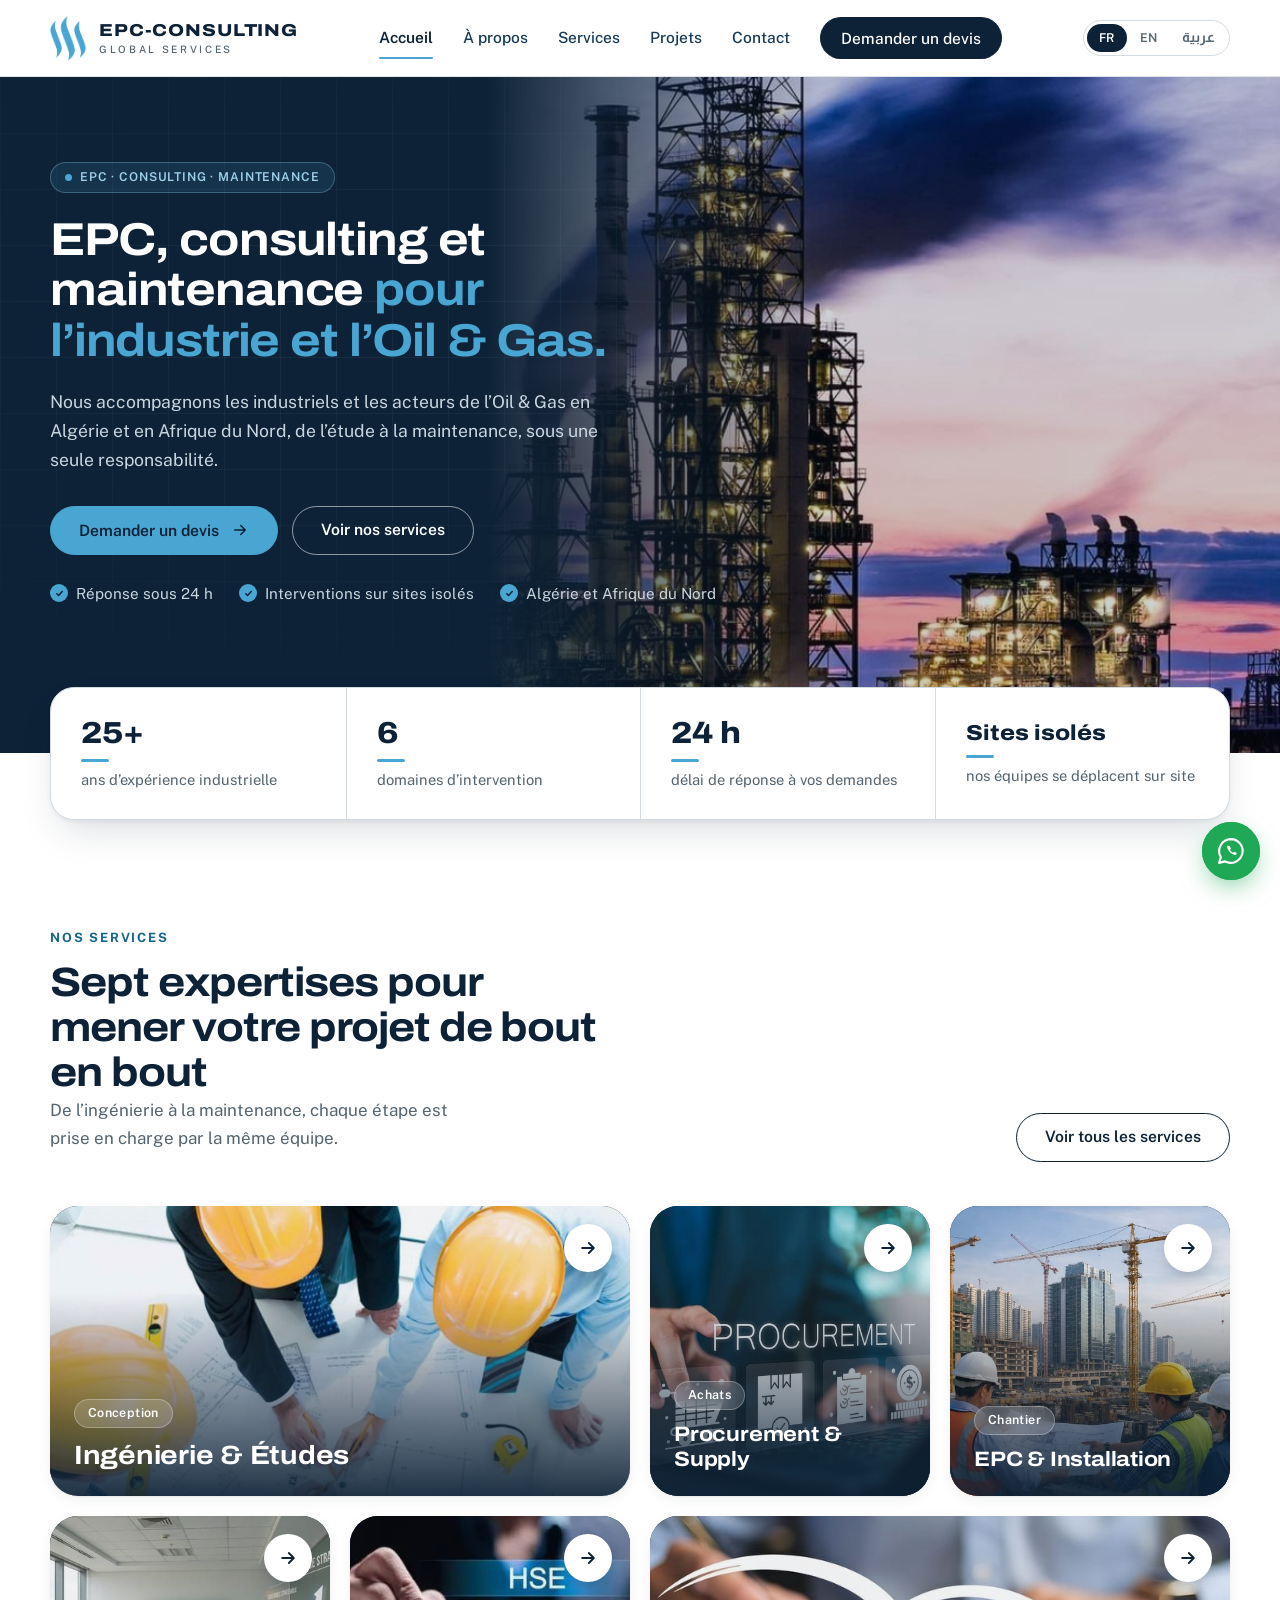
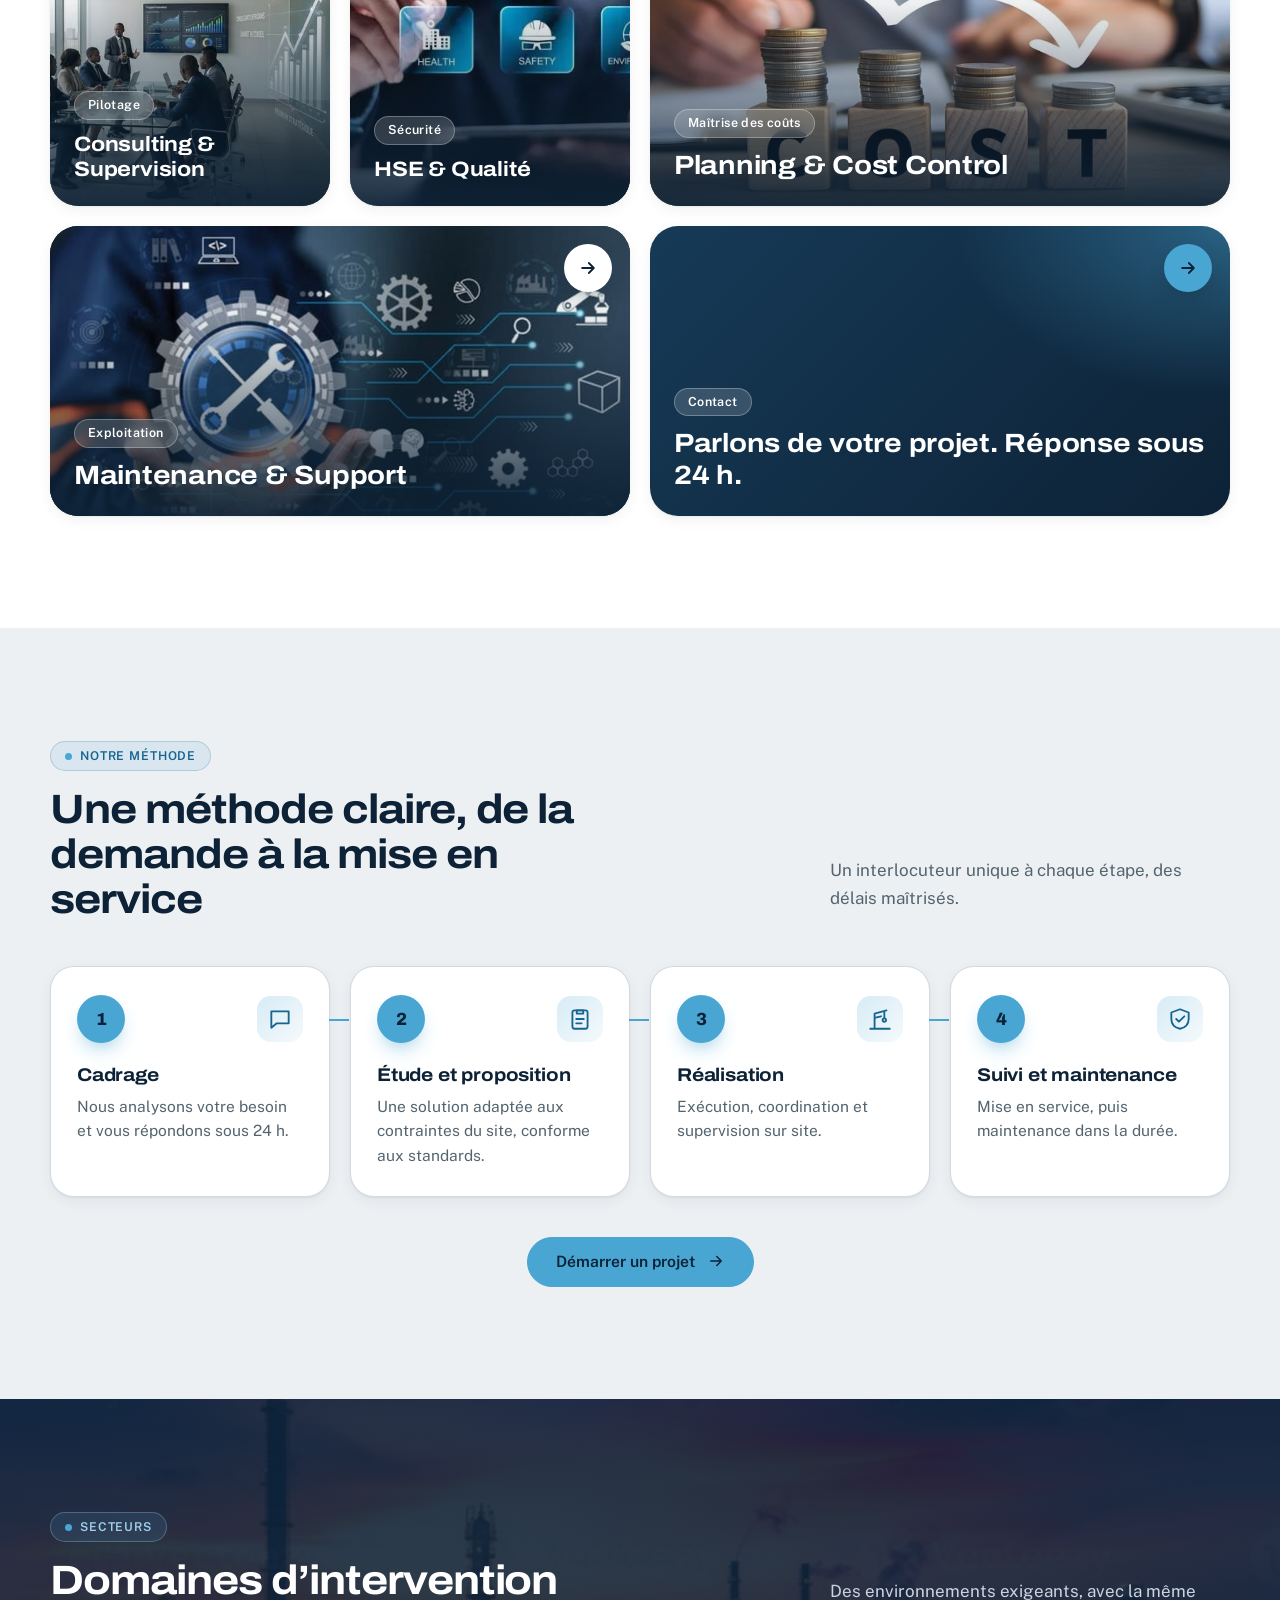
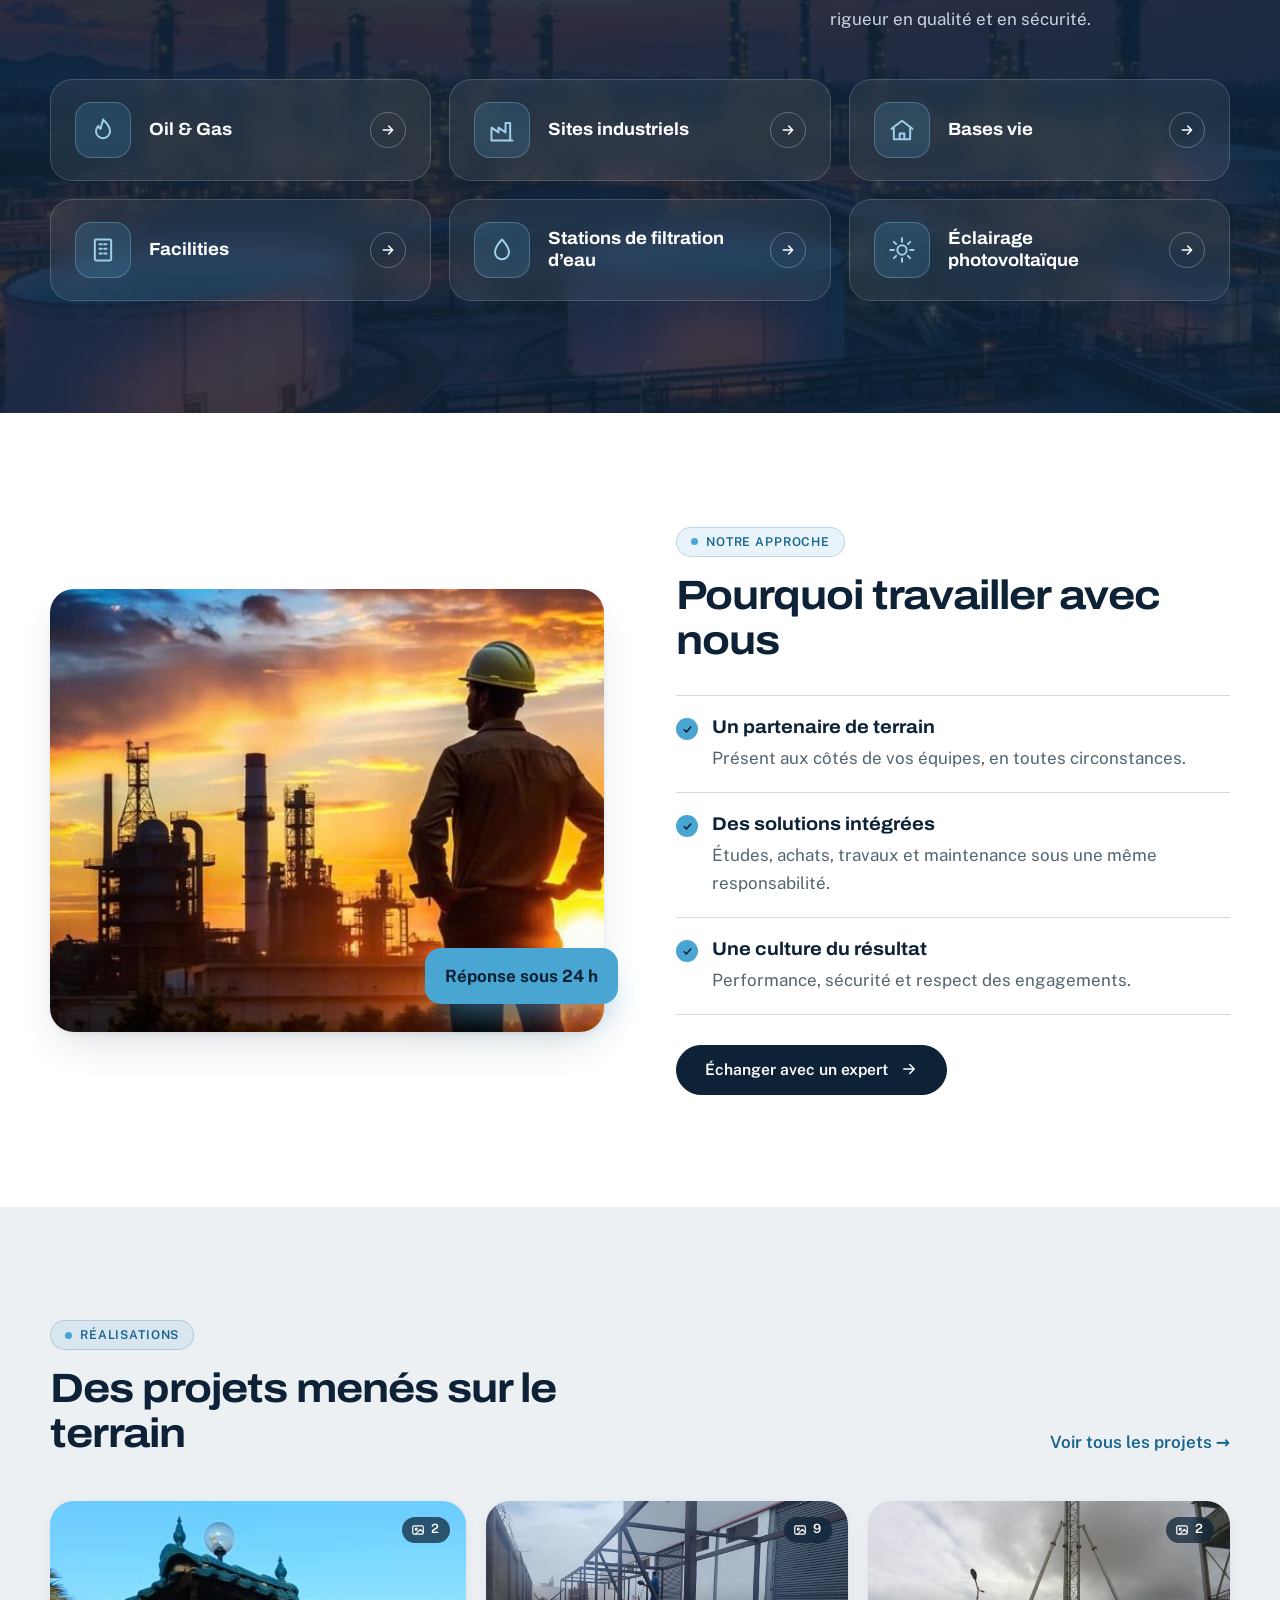
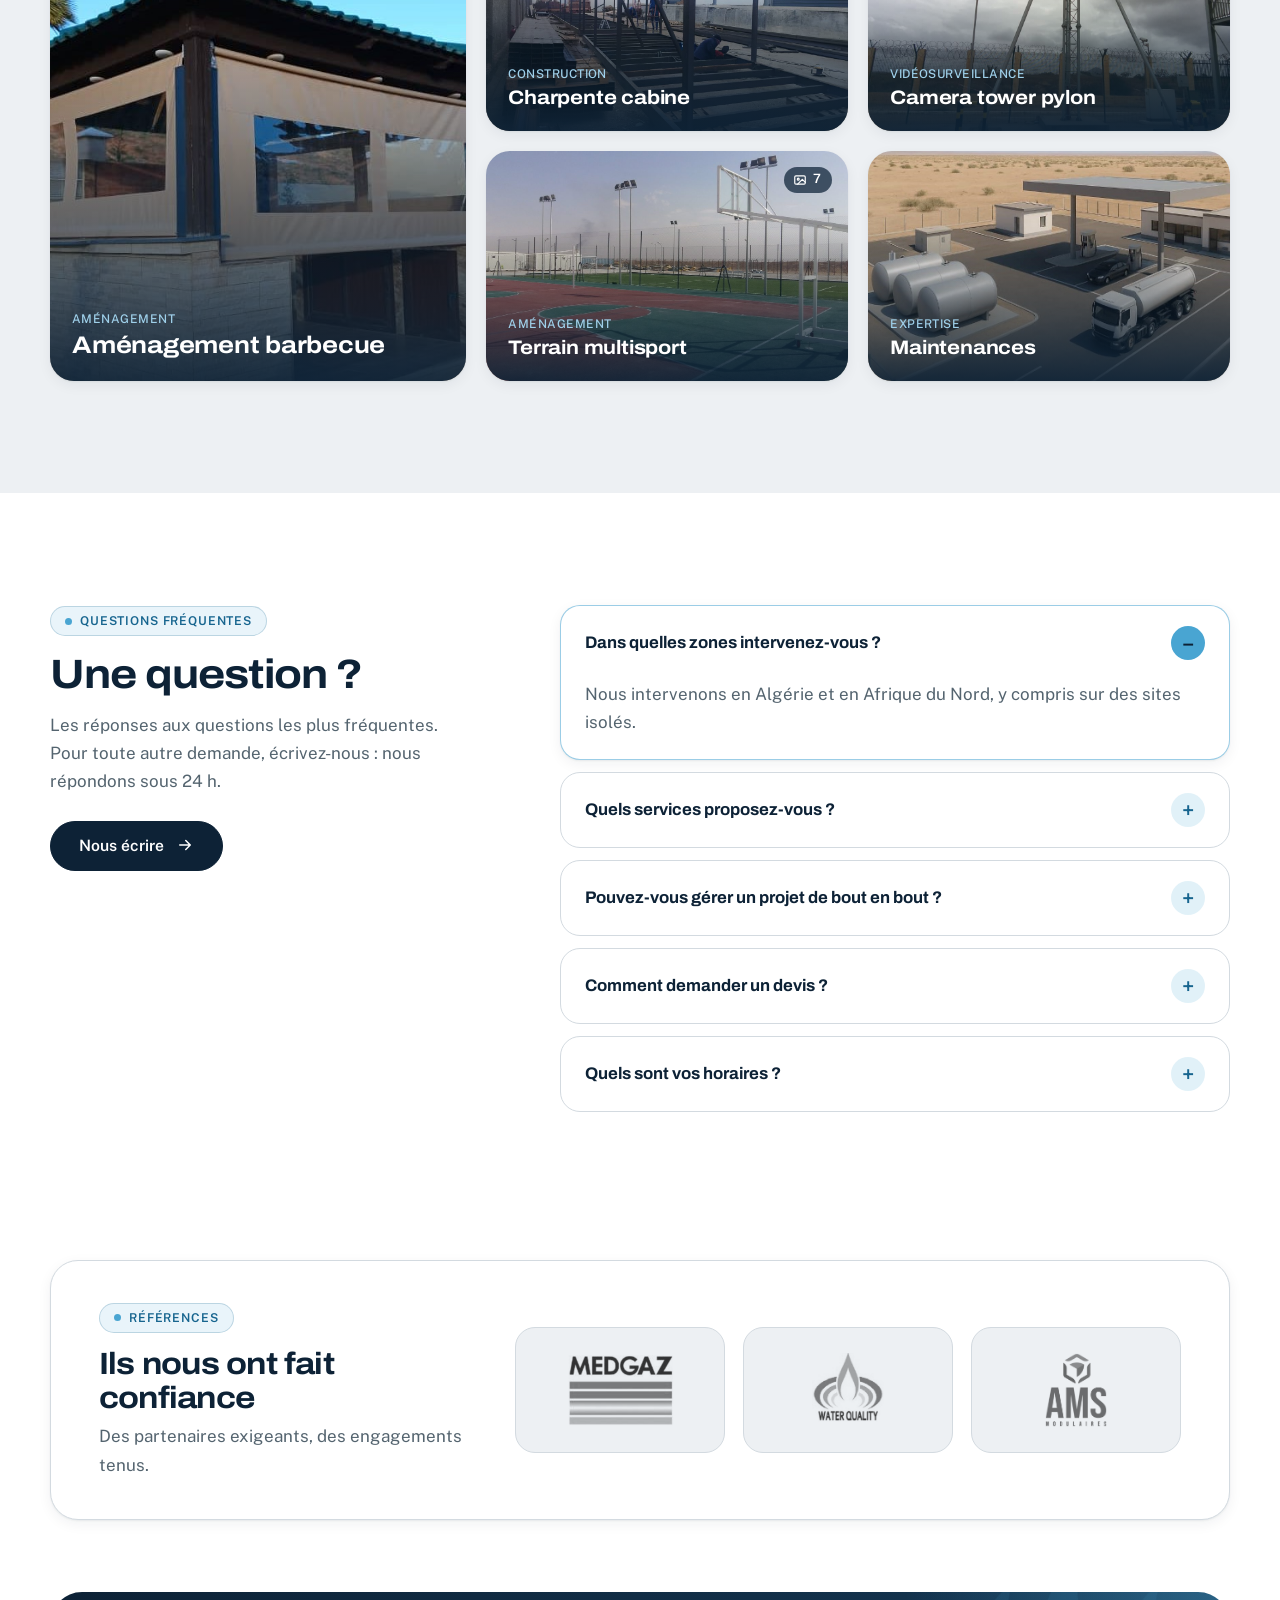
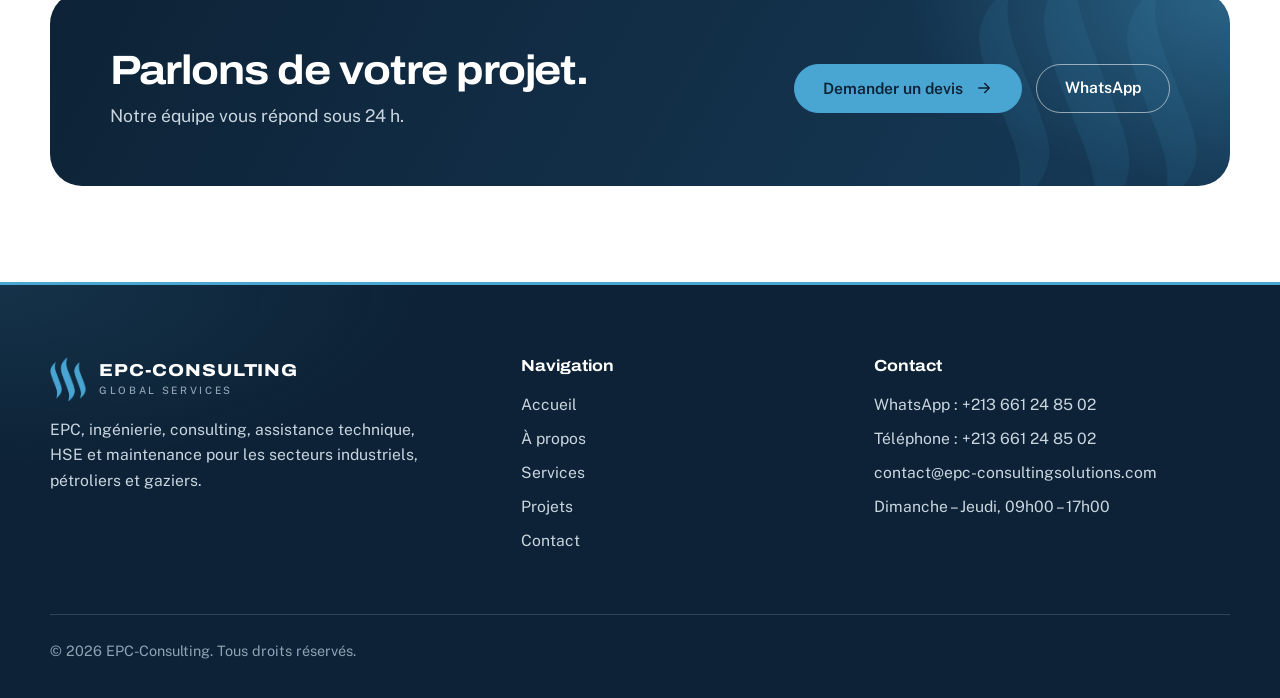
<file: index.html>
<!doctype html>
<html lang="fr">
<head>
<meta charset="utf-8">
<meta name="viewport" content="width=device-width, initial-scale=1">
<title>EPC-Consulting | Solutions EPC, Consulting & Maintenance - Oil & Gas</title>
<meta name="description" content="Solutions EPC, consulting et maintenance pour vos projets industriels et Oil & Gas en Algérie et en Afrique du Nord. Réponse sous 24 h.">
<meta name="theme-color" content="#0d2236">
<link rel="icon" type="image/png" href="assets/img/favicon.png">
<meta property="og:type" content="website">
<meta property="og:locale" content="fr_FR">
<meta property="og:site_name" content="EPC-Consulting">
<meta property="og:title" content="EPC-Consulting | Solutions EPC, Consulting & Maintenance - Oil & Gas">
<meta property="og:description" content="Solutions EPC, consulting et maintenance pour vos projets industriels et Oil & Gas en Algérie et en Afrique du Nord. Réponse sous 24 h.">
<meta property="og:image" content="https://www.epc-consulting.com/assets/img/logo-full.png">
<link rel="preload" href="assets/fonts/archivo.woff2" as="font" type="font/woff2" crossorigin>
<link rel="preload" href="assets/fonts/public-sans.woff2" as="font" type="font/woff2" crossorigin>
<script>(function(){var d=document.documentElement,l='fr';try{var q=new URLSearchParams(location.search).get('lang'),s=localStorage.getItem('epc-lang');l=q||s||'fr';if(!/^(fr|en|ar)$/.test(l))l='fr'}catch(e){}d.classList.add('js');d.lang=l;d.dir=l==='ar'?'rtl':'ltr';if(l!=='fr'){d.classList.add('i18n-pending');setTimeout(function(){d.classList.remove('i18n-pending')},2500)}})()</script>
<link rel="stylesheet" href="assets/css/style.css?v=20">
<script type="application/ld+json">{"@context": "https://schema.org", "@type": "FAQPage", "mainEntity": [{"@type": "Question", "name": "Dans quelles zones intervenez-vous ?", "acceptedAnswer": {"@type": "Answer", "text": "Nous intervenons en Algérie et en Afrique du Nord, y compris sur des sites isolés."}}, {"@type": "Question", "name": "Quels services proposez-vous ?", "acceptedAnswer": {"@type": "Answer", "text": "Ingénierie & études, procurement & supply, EPC / construction & installation, supervision & assistance technique, HSE, qualité & contrôle, planning & cost control, maintenance & support opérationnel. Voir le détail des services."}}, {"@type": "Question", "name": "Pouvez-vous gérer un projet de bout en bout ?", "acceptedAnswer": {"@type": "Answer", "text": "Oui. Études, achats, travaux et maintenance sont réunis sous la même responsabilité, avec un interlocuteur unique pour l’ensemble de votre projet."}}, {"@type": "Question", "name": "Comment demander un devis ?", "acceptedAnswer": {"@type": "Answer", "text": "Remplissez le formulaire de contact ou écrivez-nous sur WhatsApp : votre message est déjà rédigé, il ne reste qu’à l’envoyer. Nous vous répondons sous 24 h."}}, {"@type": "Question", "name": "Quels sont vos horaires ?", "acceptedAnswer": {"@type": "Answer", "text": "Dimanche – Jeudi, de 09h00 à 17h00."}}]}</script>
</head>
<body>
<a class="skip" href="#main">Aller au contenu</a>
<header class="site-header">
  <div class="wrap">
    <a class="brand" href="index.html" aria-label="EPC-Consulting, Global Services - accueil">
      <img src="assets/img/mark.png" alt="" width="37" height="44">
      <span><span class="brand-name">EPC-CONSULTING</span><span class="brand-sub">Global Services</span></span>
    </a>
    <button class="nav-toggle" aria-label="Ouvrir le menu" aria-expanded="false" aria-controls="nav"><span></span><span></span><span></span></button>
    <nav class="nav" id="nav" aria-label="Navigation principale">
      <a href="index.html" aria-current="page">Accueil</a>
      <a href="a-propos.html">À propos</a>
      <a href="services.html">Services</a>
      <a href="projets.html">Projets</a>
      <a href="contact.html">Contact</a>
      <a class="btn" href="contact.html">Demander un devis</a>
      <div class="lang lang-m" role="group" aria-label="Langue">
        <button type="button" data-lang="fr" lang="fr" aria-pressed="true" title="Français">FR</button>
        <button type="button" data-lang="en" lang="en" aria-pressed="false" title="English">EN</button>
        <button type="button" data-lang="ar" lang="ar" aria-pressed="false" title="العربية">عربية</button>
      </div>
    </nav>
    <div class="lang" role="group" aria-label="Langue">
      <button type="button" data-lang="fr" lang="fr" aria-pressed="true" title="Français">FR</button>
      <button type="button" data-lang="en" lang="en" aria-pressed="false" title="English">EN</button>
      <button type="button" data-lang="ar" lang="ar" aria-pressed="false" title="العربية">عربية</button>
    </div>
  </div>
</header>
<main id="main">
<section class="hx hx2">
  <img class="hx-bg" src="assets/img/refinery-dusk.jpg" alt="" fetchpriority="high">
  <div class="wrap">
    <div class="hx-copy">
      <span class="pill">EPC · Consulting · Maintenance</span>
      <h1>EPC, consulting et maintenance <span class="accent">pour l’industrie et l’Oil &amp; Gas.</span></h1>
      <p>Nous accompagnons les industriels et les acteurs de l’Oil &amp; Gas en Algérie et en Afrique du Nord, de l’étude à la maintenance, sous une seule responsabilité.</p>
      <div class="btn-row">
        <a class="btn btn-blue" href="contact.html">Demander un devis <svg class="ar" width="18" height="18" viewBox="0 0 24 24" aria-hidden="true"><path d="M5 12h14M13 6l6 6-6 6"/></svg></a>
        <a class="btn btn-ghost" href="services.html">Voir nos services</a>
      </div>
      <ul class="hx-checks"><li>Réponse sous 24 h</li><li>Interventions sur sites isolés</li><li>Algérie et Afrique du Nord</li></ul>
    </div>
    </div>
</section>

<div class="fstats"><div class="wrap fs-grid">
  <div><strong>25+</strong><span>ans d’expérience industrielle</span></div>
  <div><strong>6</strong><span>domaines d’intervention</span></div>
  <div><strong>24 h</strong><span>délai de réponse à vos demandes</span></div>
  <div><strong>Sites isolés</strong><span>nos équipes se déplacent sur site</span></div>
</div></div>

<section class="section">
  <div class="wrap">
    <div class="sec-head">
      <div><span class="eyebrow">Nos services</span><h2>Sept expertises pour mener votre projet de bout en bout</h2><p>De l’ingénierie à la maintenance, chaque étape est prise en charge par la même équipe.</p></div>
      <a class="btn btn-line" href="services.html">Voir tous les services</a>
    </div>
    <div class="bento scroller">
      <a class="bt bt-w" href="services.html#ingenierie"><img src="assets/img/services/ingenierie.jpg" alt="" loading="lazy" style="object-position:center"><span class="bt-go"><svg width="20" height="20" viewBox="0 0 24 24" aria-hidden="true" fill="none" stroke="currentColor" stroke-width="2.2" stroke-linecap="round" stroke-linejoin="round"><path d="M5 12h14M13 6l6 6-6 6"/></svg></span><span class="bt-info"><span class="bt-tag">Conception</span><h3>Ingénierie &amp; Études</h3></span></a>
      <a class="bt" href="services.html#procurement"><img src="assets/img/services/procurement.jpg" alt="" loading="lazy" style="object-position:62% center"><span class="bt-go"><svg width="20" height="20" viewBox="0 0 24 24" aria-hidden="true" fill="none" stroke="currentColor" stroke-width="2.2" stroke-linecap="round" stroke-linejoin="round"><path d="M5 12h14M13 6l6 6-6 6"/></svg></span><span class="bt-info"><span class="bt-tag">Achats</span><h3>Procurement &amp; Supply</h3></span></a>
      <a class="bt" href="services.html#epc"><img src="assets/img/services/epc.jpg" alt="" loading="lazy" style="object-position:center"><span class="bt-go"><svg width="20" height="20" viewBox="0 0 24 24" aria-hidden="true" fill="none" stroke="currentColor" stroke-width="2.2" stroke-linecap="round" stroke-linejoin="round"><path d="M5 12h14M13 6l6 6-6 6"/></svg></span><span class="bt-info"><span class="bt-tag">Chantier</span><h3>EPC &amp; Installation</h3></span></a>
      <a class="bt" href="services.html#supervision"><img src="assets/img/services/supervision.jpg" alt="" loading="lazy" style="object-position:center"><span class="bt-go"><svg width="20" height="20" viewBox="0 0 24 24" aria-hidden="true" fill="none" stroke="currentColor" stroke-width="2.2" stroke-linecap="round" stroke-linejoin="round"><path d="M5 12h14M13 6l6 6-6 6"/></svg></span><span class="bt-info"><span class="bt-tag">Pilotage</span><h3>Consulting &amp; Supervision</h3></span></a>
      <a class="bt" href="services.html#hse"><img src="assets/img/services/hse.jpg" alt="" loading="lazy" style="object-position:center"><span class="bt-go"><svg width="20" height="20" viewBox="0 0 24 24" aria-hidden="true" fill="none" stroke="currentColor" stroke-width="2.2" stroke-linecap="round" stroke-linejoin="round"><path d="M5 12h14M13 6l6 6-6 6"/></svg></span><span class="bt-info"><span class="bt-tag">Sécurité</span><h3>HSE &amp; Qualité</h3></span></a>
      <a class="bt bt-w" href="services.html#planning"><img src="assets/img/services/planning.jpg" alt="" loading="lazy" style="object-position:center"><span class="bt-go"><svg width="20" height="20" viewBox="0 0 24 24" aria-hidden="true" fill="none" stroke="currentColor" stroke-width="2.2" stroke-linecap="round" stroke-linejoin="round"><path d="M5 12h14M13 6l6 6-6 6"/></svg></span><span class="bt-info"><span class="bt-tag">Maîtrise des coûts</span><h3>Planning &amp; Cost Control</h3></span></a>
      <a class="bt bt-w" href="services.html#maintenance"><img src="assets/img/services/maintenance.jpg" alt="" loading="lazy" style="object-position:center"><span class="bt-go"><svg width="20" height="20" viewBox="0 0 24 24" aria-hidden="true" fill="none" stroke="currentColor" stroke-width="2.2" stroke-linecap="round" stroke-linejoin="round"><path d="M5 12h14M13 6l6 6-6 6"/></svg></span><span class="bt-info"><span class="bt-tag">Exploitation</span><h3>Maintenance &amp; Support</h3></span></a>
      <a class="bt bt-w bt-cta" href="contact.html"><span class="bt-info"><span class="bt-tag">Contact</span><h3>Parlons de votre projet. Réponse sous 24 h.</h3></span><span class="bt-go"><svg width="20" height="20" viewBox="0 0 24 24" aria-hidden="true" fill="none" stroke="currentColor" stroke-width="2.2" stroke-linecap="round" stroke-linejoin="round"><path d="M5 12h14M13 6l6 6-6 6"/></svg></span></a>
    </div>
  </div>
</section>

<section class="section section-tint">
  <div class="wrap">
    <div class="sec-head">
      <div><span class="pill pill-light">Notre méthode</span><h2>Une méthode claire, de la demande à la mise en service</h2></div>
      <div><p>Un interlocuteur unique à chaque étape, des délais maîtrisés.</p></div>
    </div>
    <div class="steps">
      <div class="step"><div class="step-top"><b>1</b><svg class="ic" width="24" height="24" viewBox="0 0 24 24" aria-hidden="true"><path d="M4 5h16v11H9l-5 4z"/></svg></div><h3>Cadrage</h3><p>Nous analysons votre besoin et vous répondons sous 24 h.</p></div>
      <div class="step"><div class="step-top"><b>2</b><svg class="ic" width="24" height="24" viewBox="0 0 24 24" aria-hidden="true"><rect x="5" y="4" width="14" height="17" rx="2"/><path d="M9 4h6v3H9zM8.5 12h7M8.5 16h5"/></svg></div><h3>Étude et proposition</h3><p>Une solution adaptée aux contraintes du site, conforme aux standards.</p></div>
      <div class="step"><div class="step-top"><b>3</b><svg class="ic" width="24" height="24" viewBox="0 0 24 24" aria-hidden="true"><path d="M3 21h18M7 21V7M7 7l11-3M7 11l6-1.5M16 4.5V11"/><circle cx="16" cy="13" r="1.6"/></svg></div><h3>Réalisation</h3><p>Exécution, coordination et supervision sur site.</p></div>
      <div class="step"><div class="step-top"><b>4</b><svg class="ic" width="24" height="24" viewBox="0 0 24 24" aria-hidden="true"><path d="M12 3l8 3v6c0 5-3.5 8-8 9-4.5-1-8-4-8-9V6z"/><path d="M8.5 12l2.5 2.5 5-5"/></svg></div><h3>Suivi et maintenance</h3><p>Mise en service, puis maintenance dans la durée.</p></div>
    </div>
    <div class="steps-cta"><a class="btn btn-blue" href="contact.html">Démarrer un projet <svg class="ar" width="18" height="18" viewBox="0 0 24 24" aria-hidden="true"><path d="M5 12h14M13 6l6 6-6 6"/></svg></a></div>
  </div>
</section>

<section class="band">
  <div class="wrap">
    <div class="sec-head band-head">
      <div><span class="pill">Secteurs</span><h2>Domaines d’intervention</h2></div>
      <div><p>Des environnements exigeants, avec la même rigueur en qualité et en sécurité.</p></div>
    </div>
    <ul class="chips domains">
      <li><a class="dom" href="projets.html"><span class="dom-ic"><svg viewBox="0 0 24 24" aria-hidden="true"><path d="M12 3s6 5.5 6 10a6 6 0 0 1-12 0c0-2 1-3.5 2-4.5.3 1.5 1 2.3 2 2.5C10 8 12 6 12 3z"/></svg></span><strong>Oil &amp; Gas</strong><span class="d-go"><svg width="16" height="16" viewBox="0 0 24 24" aria-hidden="true" fill="none" stroke="currentColor" stroke-width="2.2" stroke-linecap="round" stroke-linejoin="round"><path d="M5 12h14M13 6l6 6-6 6"/></svg></span></a></li>
      <li><a class="dom" href="projets.html"><span class="dom-ic"><svg viewBox="0 0 24 24" aria-hidden="true"><path d="M3 21V10l6 4V10l6 4V6h4v15zM3 21h18"/></svg></span><strong>Sites industriels</strong><span class="d-go"><svg width="16" height="16" viewBox="0 0 24 24" aria-hidden="true" fill="none" stroke="currentColor" stroke-width="2.2" stroke-linecap="round" stroke-linejoin="round"><path d="M5 12h14M13 6l6 6-6 6"/></svg></span></a></li>
      <li><a class="dom" href="projets.html"><span class="dom-ic"><svg viewBox="0 0 24 24" aria-hidden="true"><path d="M3 11l9-7 9 7M5 10v10h14V10M10 20v-5h4v5"/></svg></span><strong>Bases vie</strong><span class="d-go"><svg width="16" height="16" viewBox="0 0 24 24" aria-hidden="true" fill="none" stroke="currentColor" stroke-width="2.2" stroke-linecap="round" stroke-linejoin="round"><path d="M5 12h14M13 6l6 6-6 6"/></svg></span></a></li>
      <li><a class="dom" href="projets.html"><span class="dom-ic"><svg viewBox="0 0 24 24" aria-hidden="true"><rect x="5" y="3" width="14" height="18" rx="1"/><path d="M9 7h2M13 7h2M9 11h2M13 11h2M9 15h2M13 15h2"/></svg></span><strong>Facilities</strong><span class="d-go"><svg width="16" height="16" viewBox="0 0 24 24" aria-hidden="true" fill="none" stroke="currentColor" stroke-width="2.2" stroke-linecap="round" stroke-linejoin="round"><path d="M5 12h14M13 6l6 6-6 6"/></svg></span></a></li>
      <li><a class="dom" href="projets.html"><span class="dom-ic"><svg viewBox="0 0 24 24" aria-hidden="true"><path d="M12 3s6 6.5 6 11a6 6 0 0 1-12 0c0-4.5 6-11 6-11z"/></svg></span><strong>Stations de filtration d’eau</strong><span class="d-go"><svg width="16" height="16" viewBox="0 0 24 24" aria-hidden="true" fill="none" stroke="currentColor" stroke-width="2.2" stroke-linecap="round" stroke-linejoin="round"><path d="M5 12h14M13 6l6 6-6 6"/></svg></span></a></li>
      <li><a class="dom" href="projets.html"><span class="dom-ic"><svg viewBox="0 0 24 24" aria-hidden="true"><circle cx="12" cy="12" r="4"/><path d="M12 2v3M12 19v3M2 12h3M19 12h3M5 5l2 2M17 17l2 2M19 5l-2 2M7 17l-2 2"/></svg></span><strong>Éclairage photovoltaïque</strong><span class="d-go"><svg width="16" height="16" viewBox="0 0 24 24" aria-hidden="true" fill="none" stroke="currentColor" stroke-width="2.2" stroke-linecap="round" stroke-linejoin="round"><path d="M5 12h14M13 6l6 6-6 6"/></svg></span></a></li>
    </ul>
  </div>
</section>

<section class="section">
  <div class="wrap why">
    <div class="why-img">
      <img src="assets/img/worker-sunset.jpg" alt="Ingénieur en casque face à une unité industrielle au coucher du soleil" loading="lazy">
      <div class="chip-float">Réponse sous 24 h</div>
    </div>
    <div>
      <span class="pill pill-light">Notre approche</span>
      <h2>Pourquoi travailler avec nous</h2>
      <ul class="points">
        <li><strong>Un partenaire de terrain</strong><span>Présent aux côtés de vos équipes, en toutes circonstances.</span></li>
        <li><strong>Des solutions intégrées</strong><span>Études, achats, travaux et maintenance sous une même responsabilité.</span></li>
        <li><strong>Une culture du résultat</strong><span>Performance, sécurité et respect des engagements.</span></li>
      </ul>
      <a class="btn" href="contact.html">Échanger avec un expert <svg class="ar" width="18" height="18" viewBox="0 0 24 24" aria-hidden="true"><path d="M5 12h14M13 6l6 6-6 6"/></svg></a>
    </div>
  </div>
</section>

<section class="section section-tint">
  <div class="wrap">
    <div class="sec-head">
      <div><span class="pill pill-light">Réalisations</span><h2>Des projets menés sur le terrain</h2></div>
      <div><a class="link-arrow" href="projets.html">Voir tous les projets</a></div>
    </div>
    <div class="tiles tiles-home scroller">
      <figure class="tile" data-slug="amenagement-barbecue" data-photos="2" data-cat="Aménagement"><svg class="ic" viewBox="0 0 24 24" aria-hidden="true"><path d="M3 3h18v18H3zM3 10h18M10 10v11"/></svg><small>Aménagement</small><h3>Aménagement barbecue</h3></figure>
      <figure class="tile" data-slug="charpente-cabine" data-photos="9" data-cat="Construction"><svg class="ic" viewBox="0 0 24 24" aria-hidden="true"><path d="M3 21h18M7 21V7M7 7l11-3M7 11l6-1.5M16 4.5V11"/><circle cx="16" cy="13" r="1.6"/></svg><small>Construction</small><h3>Charpente cabine</h3></figure>
      <figure class="tile" data-slug="camera-tower-pylon" data-photos="2" data-cat="Vidéosurveillance"><svg class="ic" viewBox="0 0 24 24" aria-hidden="true"><path d="M3 8h12v9H3zM15 11l6-3v9l-6-3"/></svg><small>Vidéosurveillance</small><h3>Camera tower pylon</h3></figure>
      <figure class="tile" data-slug="terrain-multisport" data-photos="7" data-cat="Aménagement"><svg class="ic" viewBox="0 0 24 24" aria-hidden="true"><path d="M3 3h18v18H3zM3 10h18M10 10v11"/></svg><small>Aménagement</small><h3>Terrain multisport</h3></figure>
      <figure class="tile" data-slug="maintenances" data-cat="Expertise"><svg class="ic" viewBox="0 0 24 24" aria-hidden="true"><circle cx="12" cy="12" r="3.2"/><path d="M12 3v3M12 18v3M3 12h3M18 12h3M5.6 5.6l2.1 2.1M16.3 16.3l2.1 2.1M18.4 5.6l-2.1 2.1M7.7 16.3l-2.1 2.1"/></svg><small>Expertise</small><h3>Maintenances</h3></figure>
    </div>
  </div>
</section>

<section class="section">
  <div class="wrap faq-wrap">
    <div class="faq-side">
      <span class="pill pill-light">Questions fréquentes</span>
      <h2>Une question&nbsp;?</h2>
      <p>Les réponses aux questions les plus fréquentes. Pour toute autre demande, écrivez-nous : nous répondons sous 24 h.</p>
      <a class="btn" href="contact.html">Nous écrire <svg class="ar" width="18" height="18" viewBox="0 0 24 24" aria-hidden="true"><path d="M5 12h14M13 6l6 6-6 6"/></svg></a>
    </div>
    <div class="faq">
      <details open><summary>Dans quelles zones intervenez-vous ?</summary><p>Nous intervenons en Algérie et en Afrique du Nord, y compris sur des sites isolés.</p></details>
      <details><summary>Quels services proposez-vous ?</summary><p>Ingénierie &amp; études, procurement &amp; supply, EPC / construction &amp; installation, supervision &amp; assistance technique, HSE, qualité &amp; contrôle, planning &amp; cost control, maintenance &amp; support opérationnel. <a href="services.html">Voir le détail des services</a>.</p></details>
      <details><summary>Pouvez-vous gérer un projet de bout en bout ?</summary><p>Oui. Études, achats, travaux et maintenance sont réunis sous la même responsabilité, avec un interlocuteur unique pour l’ensemble de votre projet.</p></details>
      <details><summary>Comment demander un devis ?</summary><p>Remplissez le formulaire de contact ou écrivez-nous sur WhatsApp : votre message est déjà rédigé, il ne reste qu’à l’envoyer. Nous vous répondons sous 24 h.</p></details>
      <details><summary>Quels sont vos horaires ?</summary><p>Dimanche – Jeudi, de 09h00 à 17h00.</p></details>
    </div>
  </div>
</section>

<section class="trust-sec">
  <div class="wrap">
    <div class="trust-wrap">
      <div class="trust-copy">
        <span class="pill pill-light">Références</span>
        <h2>Ils nous ont fait confiance</h2>
        <p>Des partenaires exigeants, des engagements tenus.</p>
      </div>
      <div class="trust-logos">
        <div class="logo-card"><img src="assets/img/partner-medgaz.png" alt="MEDGAZ" loading="lazy"></div>
        <div class="logo-card"><img src="assets/img/partner-water-quality.png" alt="Water Quality" loading="lazy"></div>
        <div class="logo-card"><img src="assets/img/partner-ams-modulaires.png" alt="AMS Modulaires" loading="lazy"></div>
      </div>
    </div>
  </div>
</section>

<section class="cta2">
  <div class="wrap">
    <div class="box">
      <div>
        <h2>Parlons de votre projet.</h2>
        <p>Notre équipe vous répond sous 24 h.</p>
      </div>
      <div class="btn-row">
        <a class="btn btn-blue" href="contact.html">Demander un devis <svg class="ar" width="18" height="18" viewBox="0 0 24 24" aria-hidden="true"><path d="M5 12h14M13 6l6 6-6 6"/></svg></a>
        <a class="btn btn-ghost" href="https://wa.me/213661248502" target="_blank" rel="noopener">WhatsApp</a>
      </div>
    </div>
  </div>
</section>
</main>
<footer class="site-footer">
  <div class="wrap">
    <div class="foot">
      <div>
        <a class="brand" href="index.html" aria-label="EPC-Consulting, Global Services">
          <img src="assets/img/mark.png" alt="" width="37" height="44">
          <span><span class="brand-name">EPC-CONSULTING</span><span class="brand-sub">Global Services</span></span>
        </a>
        <p>EPC, ingénierie, consulting, assistance technique, HSE et maintenance pour les secteurs industriels, pétroliers et gaziers.</p>
      </div>
      <div>
        <h2>Navigation</h2>
        <ul>
          <li><a href="index.html">Accueil</a></li>
          <li><a href="a-propos.html">À propos</a></li>
          <li><a href="services.html">Services</a></li>
          <li><a href="projets.html">Projets</a></li>
          <li><a href="contact.html">Contact</a></li>
        </ul>
      </div>
      <div>
        <h2>Contact</h2>
        <ul>
          <li><a href="https://wa.me/213661248502">WhatsApp : +213 661 24 85 02</a></li>
          <li><a href="tel:+213661248502">Téléphone : +213 661 24 85 02</a></li>
          <li><a href="mailto:contact@epc-consultingsolutions.com">contact@epc-consultingsolutions.com</a></li>
          <li>Dimanche – Jeudi, 09h00 – 17h00</li>
        </ul>
      </div>
    </div>
    <p class="legal">© 2026 EPC-Consulting. Tous droits réservés.</p>
  </div>
</footer>
<a class="wa" href="https://wa.me/213661248502" aria-label="Écrire sur WhatsApp" target="_blank" rel="noopener"><svg width="16" height="16" viewBox="0 0 24 24" aria-hidden="true"><path d="M12 2.5a9.5 9.5 0 0 0-8.1 14.4L2.5 21.5l4.7-1.2A9.5 9.5 0 1 0 12 2.5z" fill="none" stroke="#fff" stroke-width="1.7" stroke-linejoin="round"/><path d="M9 7.8c-.4 1.9.9 4 2.5 5.4s3.3 2.2 4.6 1.8l.5-1.5-2.1-1-.9.8c-.9-.4-1.9-1.3-2.4-2.3l.8-.9-1-2.1z" fill="#fff"/></svg></a>
<div class="mbar">
  <a href="tel:+213661248502"><svg width="16" height="16" viewBox="0 0 24 24" aria-hidden="true"><path d="M5 4h4l2 5-2.5 1.5a11 11 0 0 0 5 5L15 13l5 2v4a2 2 0 0 1-2 2A16 16 0 0 1 3 6a2 2 0 0 1 2-2z"/></svg>Appeler</a>
  <a href="https://wa.me/213661248502" target="_blank" rel="noopener"><svg width="16" height="16" viewBox="0 0 24 24" aria-hidden="true"><path d="M12 2.5a9.5 9.5 0 0 0-8.1 14.4L2.5 21.5l4.7-1.2A9.5 9.5 0 1 0 12 2.5z"/></svg>WhatsApp</a>
  <a class="main" href="contact.html">Demander un devis</a>
</div>
<script src="assets/js/translations.js?v=20"></script>
<script src="assets/js/i18n.js?v=20"></script>
<script src="assets/js/main.js?v=20"></script>
</body>
</html>
</file>
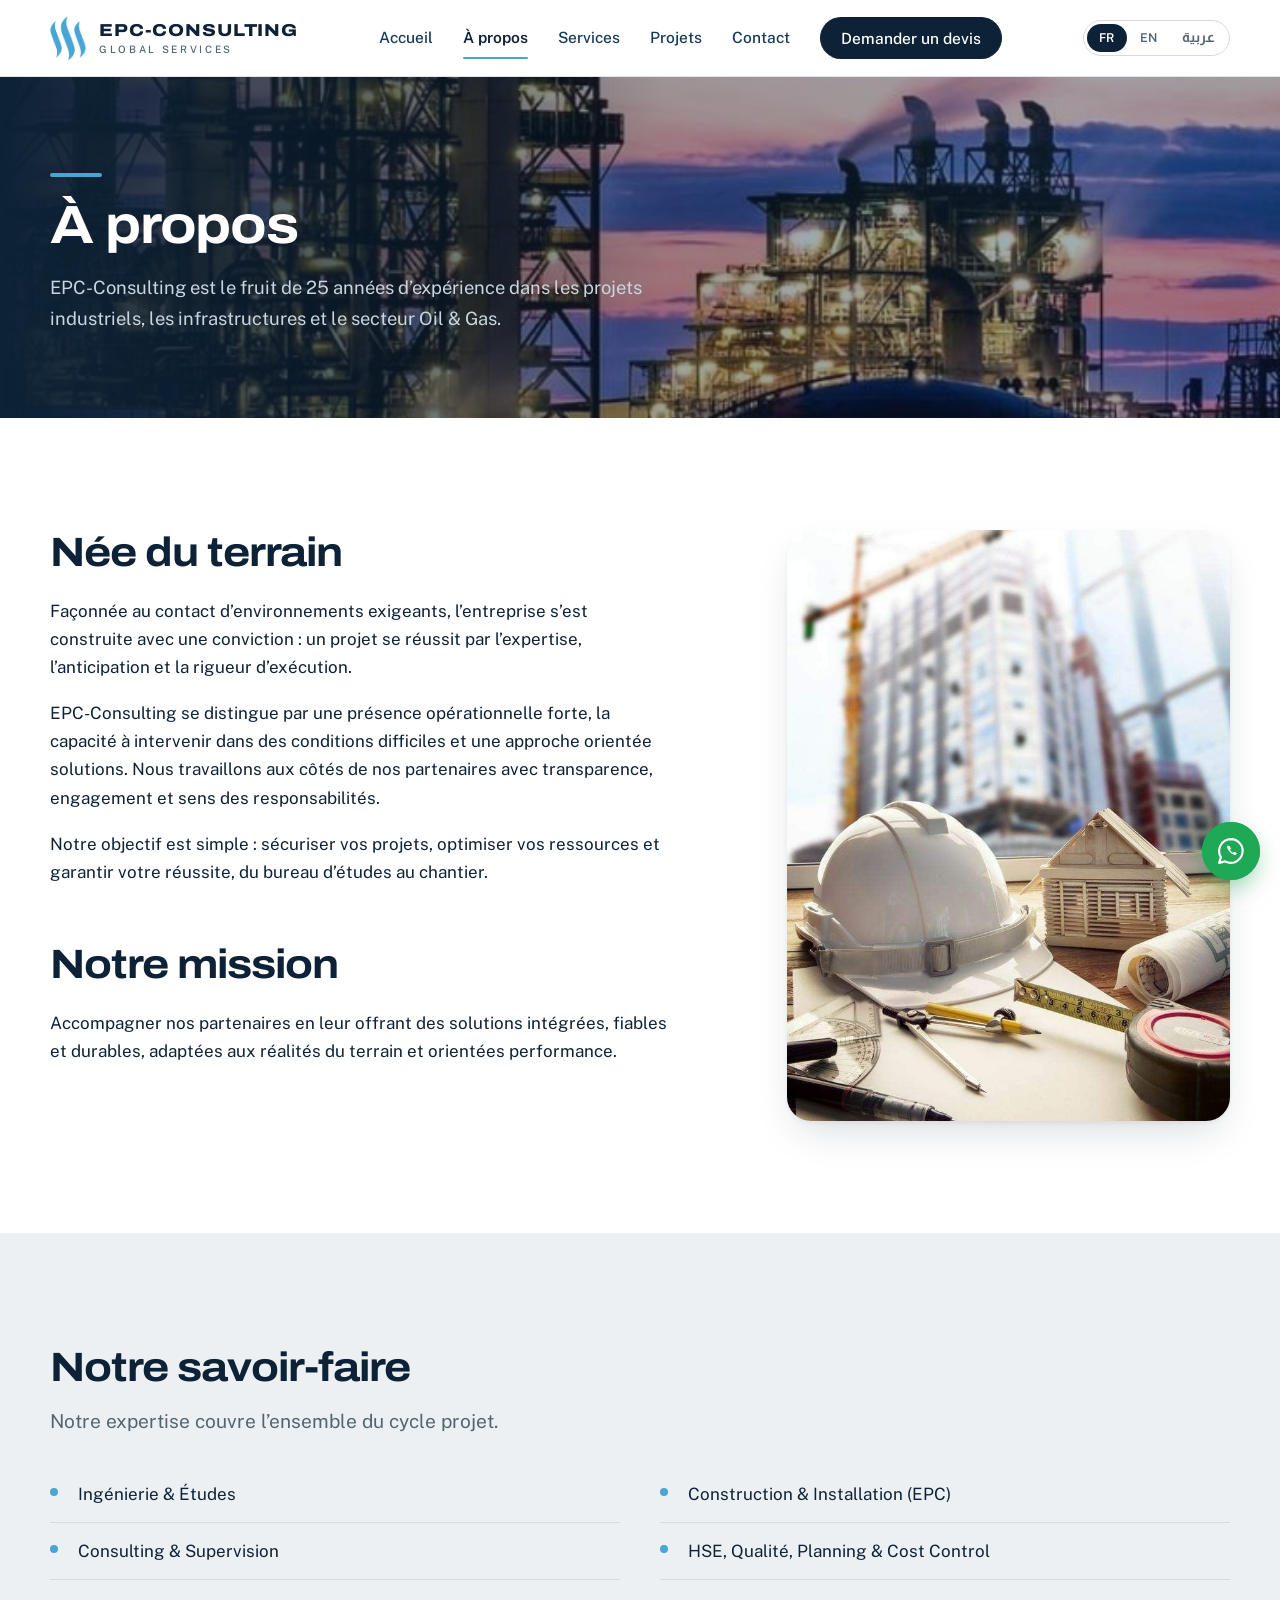
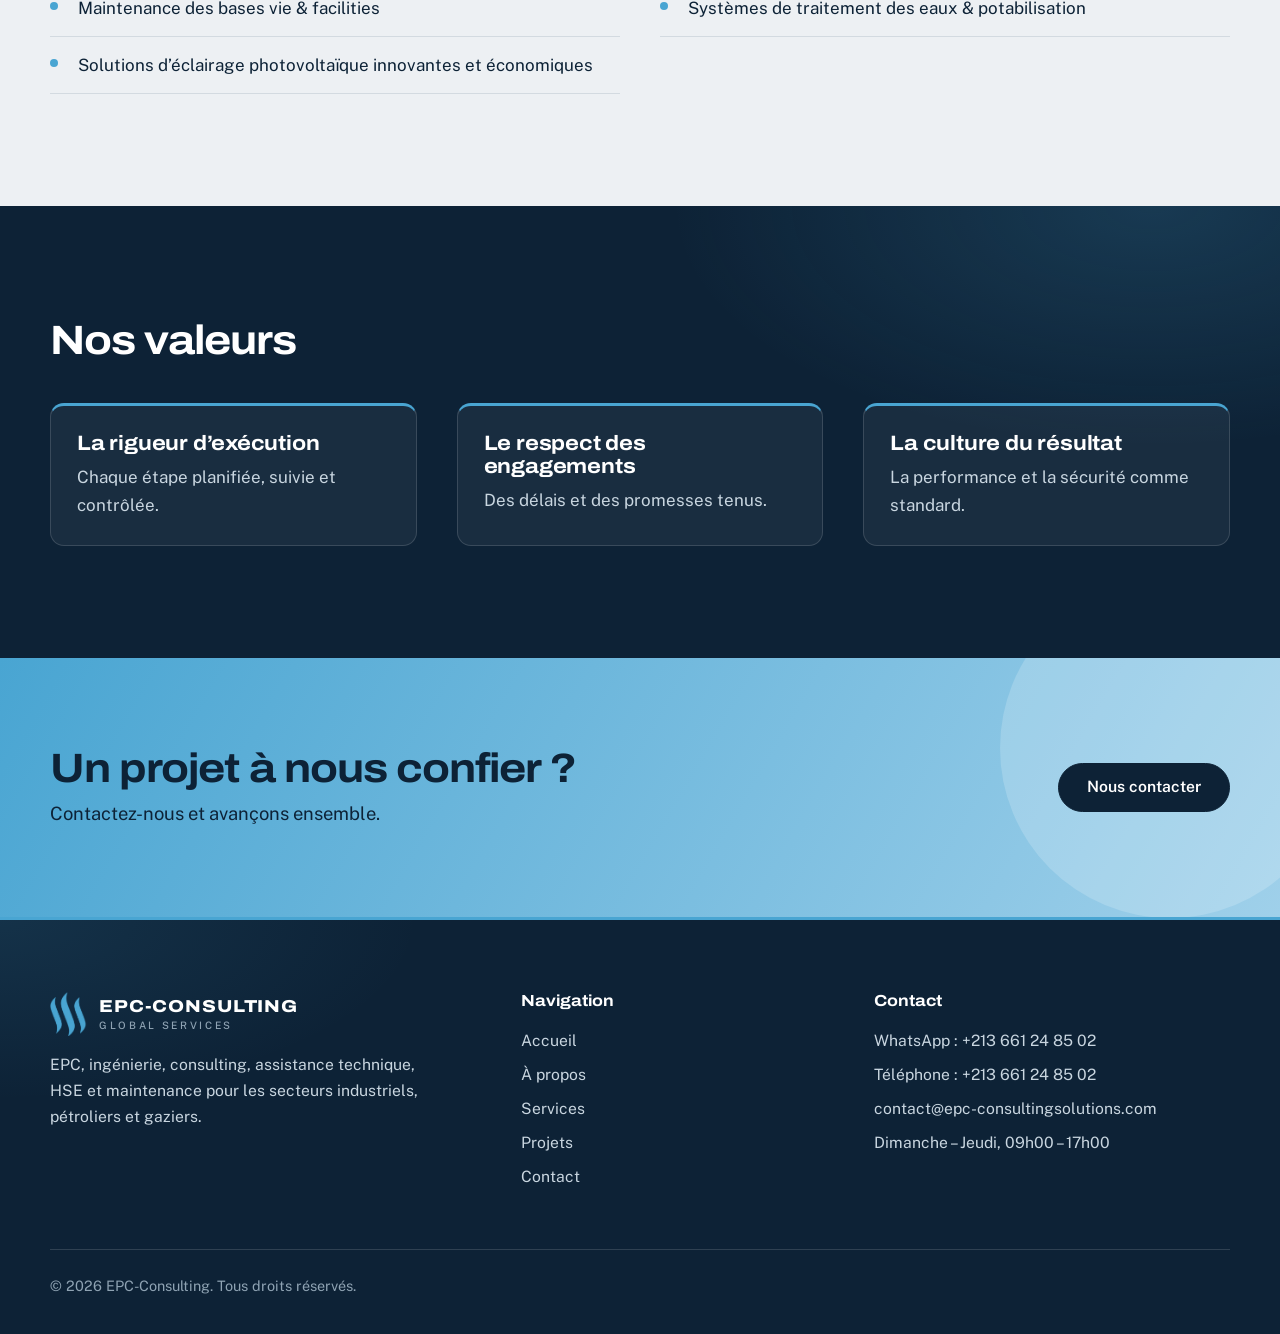
<file: a-propos.html>
<!doctype html>
<html lang="fr">
<head>
<meta charset="utf-8">
<meta name="viewport" content="width=device-width, initial-scale=1">
<title>À propos | EPC-Consulting</title>
<meta name="description" content="25 ans d’expérience dans les projets industriels, les infrastructures et l’Oil & Gas. Rigueur d’exécution, respect des engagements, culture du résultat.">
<meta name="theme-color" content="#0d2236">
<link rel="icon" type="image/png" href="assets/img/favicon.png">
<meta property="og:type" content="website">
<meta property="og:locale" content="fr_FR">
<meta property="og:site_name" content="EPC-Consulting">
<meta property="og:title" content="À propos | EPC-Consulting">
<meta property="og:description" content="25 ans d’expérience dans les projets industriels, les infrastructures et l’Oil & Gas. Rigueur d’exécution, respect des engagements, culture du résultat.">
<meta property="og:image" content="https://www.epc-consulting.com/assets/img/logo-full.png">
<link rel="preload" href="assets/fonts/archivo.woff2" as="font" type="font/woff2" crossorigin>
<link rel="preload" href="assets/fonts/public-sans.woff2" as="font" type="font/woff2" crossorigin>
<script>(function(){var d=document.documentElement,l='fr';try{var q=new URLSearchParams(location.search).get('lang'),s=localStorage.getItem('epc-lang');l=q||s||'fr';if(!/^(fr|en|ar)$/.test(l))l='fr'}catch(e){}d.classList.add('js');d.lang=l;d.dir=l==='ar'?'rtl':'ltr';if(l!=='fr'){d.classList.add('i18n-pending');setTimeout(function(){d.classList.remove('i18n-pending')},2500)}})()</script>
<link rel="stylesheet" href="assets/css/style.css?v=20">
</head>
<body>
<a class="skip" href="#main">Aller au contenu</a>
<header class="site-header">
  <div class="wrap">
    <a class="brand" href="index.html" aria-label="EPC-Consulting, Global Services - accueil">
      <img src="assets/img/mark.png" alt="" width="37" height="44">
      <span><span class="brand-name">EPC-CONSULTING</span><span class="brand-sub">Global Services</span></span>
    </a>
    <button class="nav-toggle" aria-label="Ouvrir le menu" aria-expanded="false" aria-controls="nav"><span></span><span></span><span></span></button>
    <nav class="nav" id="nav" aria-label="Navigation principale">
      <a href="index.html">Accueil</a>
      <a href="a-propos.html" aria-current="page">À propos</a>
      <a href="services.html">Services</a>
      <a href="projets.html">Projets</a>
      <a href="contact.html">Contact</a>
      <a class="btn" href="contact.html">Demander un devis</a>
      <div class="lang lang-m" role="group" aria-label="Langue">
        <button type="button" data-lang="fr" lang="fr" aria-pressed="true" title="Français">FR</button>
        <button type="button" data-lang="en" lang="en" aria-pressed="false" title="English">EN</button>
        <button type="button" data-lang="ar" lang="ar" aria-pressed="false" title="العربية">عربية</button>
      </div>
    </nav>
    <div class="lang" role="group" aria-label="Langue">
      <button type="button" data-lang="fr" lang="fr" aria-pressed="true" title="Français">FR</button>
      <button type="button" data-lang="en" lang="en" aria-pressed="false" title="English">EN</button>
      <button type="button" data-lang="ar" lang="ar" aria-pressed="false" title="العربية">عربية</button>
    </div>
  </div>
</header>
<main id="main">
<section class="page-head has-photo">
  <div class="wrap">
    <h1>À propos</h1>
    <p>EPC-Consulting est le fruit de 25 années d’expérience dans les projets industriels, les infrastructures et le secteur Oil &amp; Gas.</p>
  </div>
</section>
<section class="section">
  <div class="wrap about">
    <div class="prose">
      <h2>Née du terrain</h2>
      <p>Façonnée au contact d’environnements exigeants, l’entreprise s’est construite avec une conviction : un projet se réussit par l’expertise, l’anticipation et la rigueur d’exécution.</p>
      <p>EPC-Consulting se distingue par une présence opérationnelle forte, la capacité à intervenir dans des conditions difficiles et une approche orientée solutions. Nous travaillons aux côtés de nos partenaires avec transparence, engagement et sens des responsabilités.</p>
      <p>Notre objectif est simple : sécuriser vos projets, optimiser vos ressources et garantir votre réussite, du bureau d’études au chantier.</p>
      <h2 style="margin-top:56px">Notre mission</h2>
      <p>Accompagner nos partenaires en leur offrant des solutions intégrées, fiables et durables, adaptées aux réalités du terrain et orientées performance.</p>
    </div>
    <div class="media"><img src="assets/img/engineering.jpg" alt="Casque de chantier, mètre et plans devant un immeuble en construction" loading="lazy"></div>
  </div>
</section>

<section class="section section-tint">
  <div class="wrap">
    <h2>Notre savoir-faire</h2>
    <p class="lead" style="margin:16px 0 28px">Notre expertise couvre l’ensemble du cycle projet.</p>
    <ul class="ticks">
      <li>Ingénierie &amp; Études</li>
      <li>Construction &amp; Installation (EPC)</li>
      <li>Consulting &amp; Supervision</li>
      <li>HSE, Qualité, Planning &amp; Cost Control</li>
      <li>Maintenance des bases vie &amp; facilities</li>
      <li>Systèmes de traitement des eaux &amp; potabilisation</li>
      <li>Solutions d’éclairage photovoltaïque innovantes et économiques</li>
    </ul>
  </div>
</section>

<section class="section section-ink">
  <div class="wrap">
    <h2>Nos valeurs</h2>
    <div class="values">
      <div><h3>La rigueur d’exécution</h3><p>Chaque étape planifiée, suivie et contrôlée.</p></div>
      <div><h3>Le respect des engagements</h3><p>Des délais et des promesses tenus.</p></div>
      <div><h3>La culture du résultat</h3><p>La performance et la sécurité comme standard.</p></div>
    </div>
  </div>
</section>

<section class="cta">
  <div class="wrap">
    <div>
      <h2>Un projet à nous confier&nbsp;?</h2>
      <p>Contactez-nous et avançons ensemble.</p>
    </div>
    <a class="btn" href="contact.html">Nous contacter</a>
  </div>
</section>
</main>
<footer class="site-footer">
  <div class="wrap">
    <div class="foot">
      <div>
        <a class="brand" href="index.html" aria-label="EPC-Consulting, Global Services">
          <img src="assets/img/mark.png" alt="" width="37" height="44">
          <span><span class="brand-name">EPC-CONSULTING</span><span class="brand-sub">Global Services</span></span>
        </a>
        <p>EPC, ingénierie, consulting, assistance technique, HSE et maintenance pour les secteurs industriels, pétroliers et gaziers.</p>
      </div>
      <div>
        <h2>Navigation</h2>
        <ul>
          <li><a href="index.html">Accueil</a></li>
          <li><a href="a-propos.html">À propos</a></li>
          <li><a href="services.html">Services</a></li>
          <li><a href="projets.html">Projets</a></li>
          <li><a href="contact.html">Contact</a></li>
        </ul>
      </div>
      <div>
        <h2>Contact</h2>
        <ul>
          <li><a href="https://wa.me/213661248502">WhatsApp : +213 661 24 85 02</a></li>
          <li><a href="tel:+213661248502">Téléphone : +213 661 24 85 02</a></li>
          <li><a href="mailto:contact@epc-consultingsolutions.com">contact@epc-consultingsolutions.com</a></li>
          <li>Dimanche – Jeudi, 09h00 – 17h00</li>
        </ul>
      </div>
    </div>
    <p class="legal">© 2026 EPC-Consulting. Tous droits réservés.</p>
  </div>
</footer>
<a class="wa" href="https://wa.me/213661248502" aria-label="Écrire sur WhatsApp" target="_blank" rel="noopener"><svg width="16" height="16" viewBox="0 0 24 24" aria-hidden="true"><path d="M12 2.5a9.5 9.5 0 0 0-8.1 14.4L2.5 21.5l4.7-1.2A9.5 9.5 0 1 0 12 2.5z" fill="none" stroke="#fff" stroke-width="1.7" stroke-linejoin="round"/><path d="M9 7.8c-.4 1.9.9 4 2.5 5.4s3.3 2.2 4.6 1.8l.5-1.5-2.1-1-.9.8c-.9-.4-1.9-1.3-2.4-2.3l.8-.9-1-2.1z" fill="#fff"/></svg></a>
<div class="mbar">
  <a href="tel:+213661248502"><svg width="16" height="16" viewBox="0 0 24 24" aria-hidden="true"><path d="M5 4h4l2 5-2.5 1.5a11 11 0 0 0 5 5L15 13l5 2v4a2 2 0 0 1-2 2A16 16 0 0 1 3 6a2 2 0 0 1 2-2z"/></svg>Appeler</a>
  <a href="https://wa.me/213661248502" target="_blank" rel="noopener"><svg width="16" height="16" viewBox="0 0 24 24" aria-hidden="true"><path d="M12 2.5a9.5 9.5 0 0 0-8.1 14.4L2.5 21.5l4.7-1.2A9.5 9.5 0 1 0 12 2.5z"/></svg>WhatsApp</a>
  <a class="main" href="contact.html">Demander un devis</a>
</div>
<script src="assets/js/translations.js?v=20"></script>
<script src="assets/js/i18n.js?v=20"></script>
<script src="assets/js/main.js?v=20"></script>
</body>
</html>
</file>
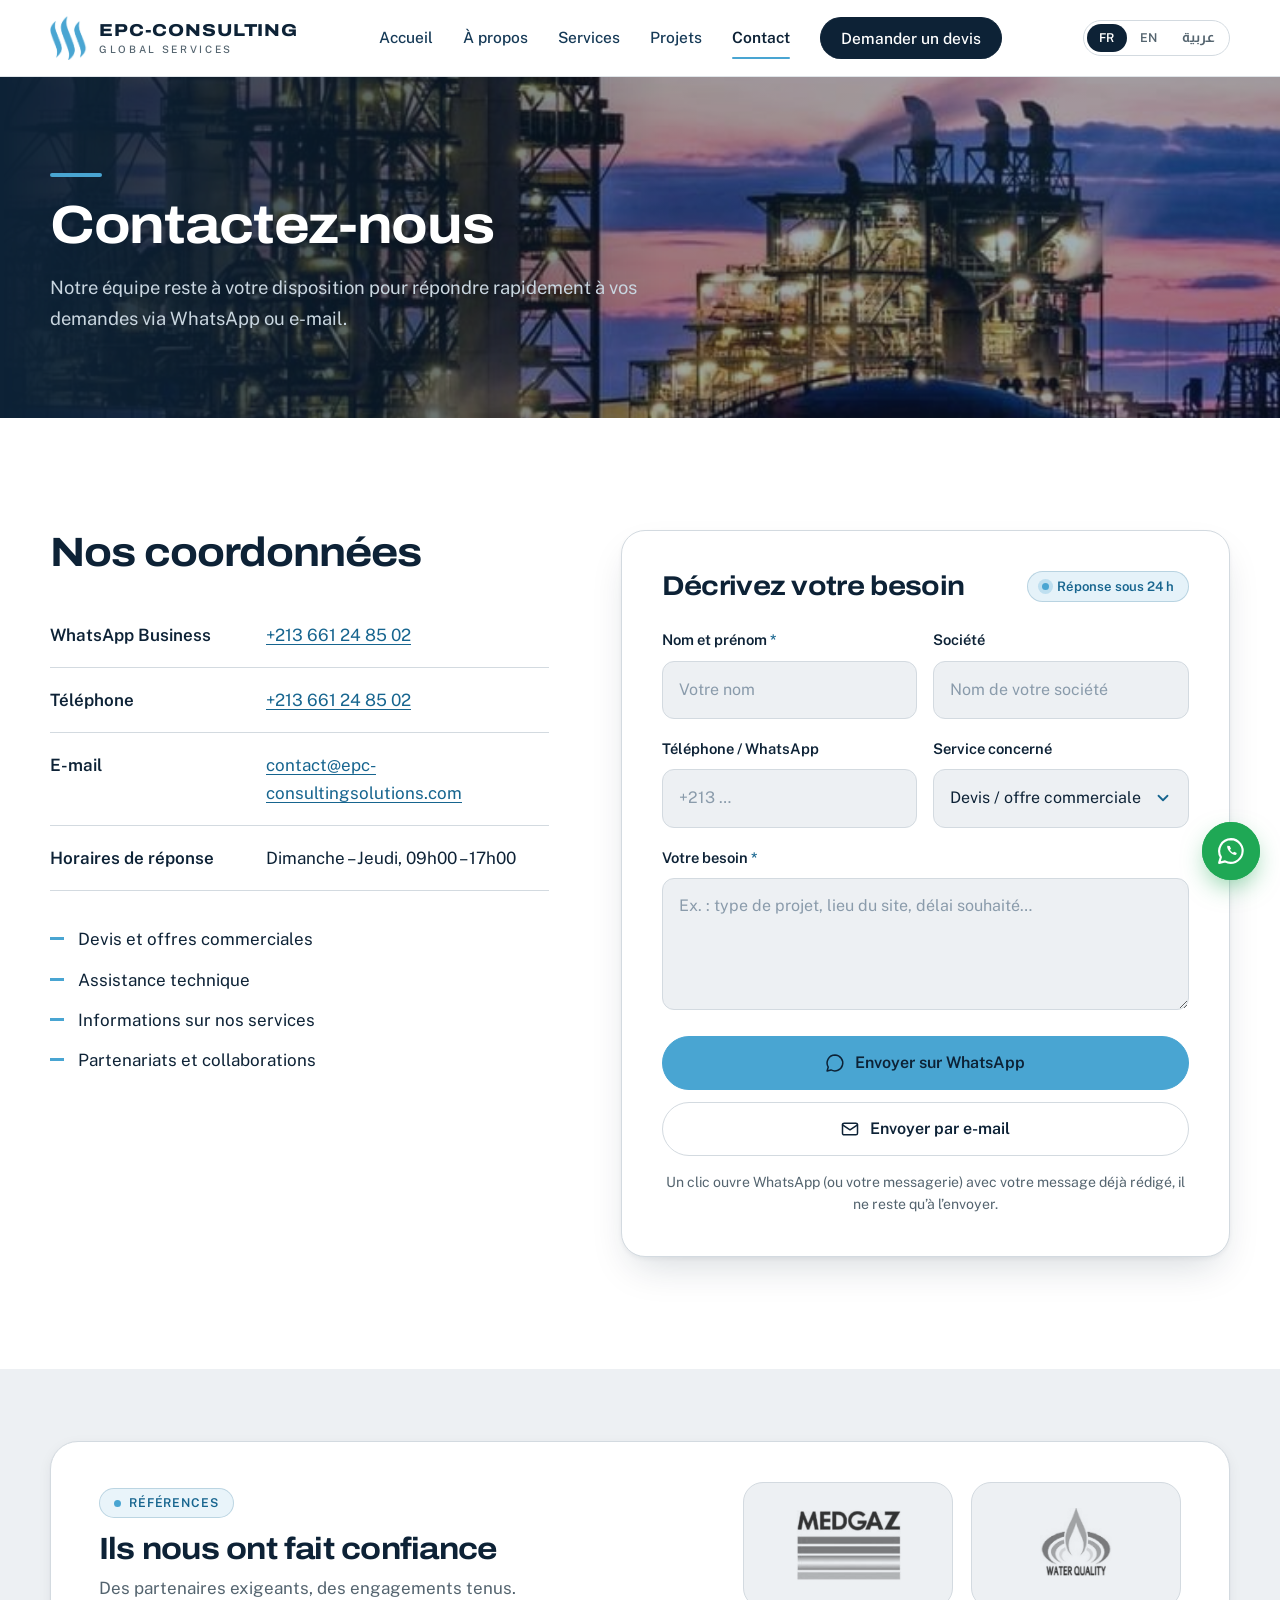
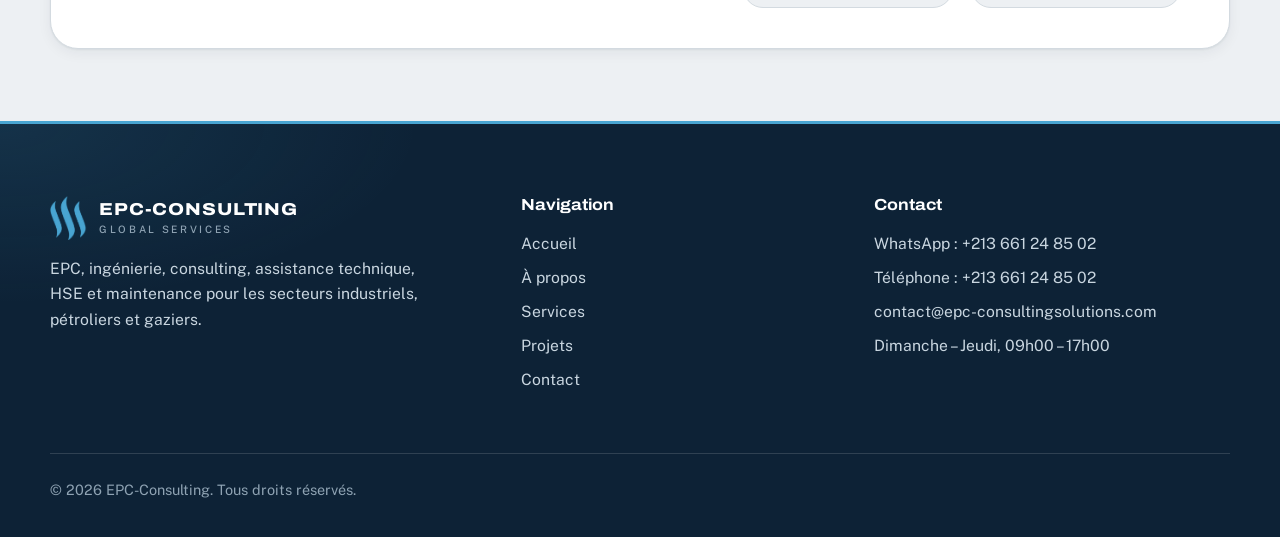
<file: contact.html>
<!doctype html>
<html lang="fr">
<head>
<meta charset="utf-8">
<meta name="viewport" content="width=device-width, initial-scale=1">
<title>Contact | EPC-Consulting</title>
<meta name="description" content="Contactez EPC-Consulting par WhatsApp, e-mail ou téléphone pour un devis, une assistance technique ou un partenariat. Réponse sous 24 h.">
<meta name="theme-color" content="#0d2236">
<link rel="icon" type="image/png" href="assets/img/favicon.png">
<meta property="og:type" content="website">
<meta property="og:locale" content="fr_FR">
<meta property="og:site_name" content="EPC-Consulting">
<meta property="og:title" content="Contact | EPC-Consulting">
<meta property="og:description" content="Contactez EPC-Consulting par WhatsApp, e-mail ou téléphone pour un devis, une assistance technique ou un partenariat. Réponse sous 24 h.">
<meta property="og:image" content="https://www.epc-consulting.com/assets/img/logo-full.png">
<link rel="preload" href="assets/fonts/archivo.woff2" as="font" type="font/woff2" crossorigin>
<link rel="preload" href="assets/fonts/public-sans.woff2" as="font" type="font/woff2" crossorigin>
<script>(function(){var d=document.documentElement,l='fr';try{var q=new URLSearchParams(location.search).get('lang'),s=localStorage.getItem('epc-lang');l=q||s||'fr';if(!/^(fr|en|ar)$/.test(l))l='fr'}catch(e){}d.classList.add('js');d.lang=l;d.dir=l==='ar'?'rtl':'ltr';if(l!=='fr'){d.classList.add('i18n-pending');setTimeout(function(){d.classList.remove('i18n-pending')},2500)}})()</script>
<link rel="stylesheet" href="assets/css/style.css?v=20">
</head>
<body>
<a class="skip" href="#main">Aller au contenu</a>
<header class="site-header">
  <div class="wrap">
    <a class="brand" href="index.html" aria-label="EPC-Consulting, Global Services - accueil">
      <img src="assets/img/mark.png" alt="" width="37" height="44">
      <span><span class="brand-name">EPC-CONSULTING</span><span class="brand-sub">Global Services</span></span>
    </a>
    <button class="nav-toggle" aria-label="Ouvrir le menu" aria-expanded="false" aria-controls="nav"><span></span><span></span><span></span></button>
    <nav class="nav" id="nav" aria-label="Navigation principale">
      <a href="index.html">Accueil</a>
      <a href="a-propos.html">À propos</a>
      <a href="services.html">Services</a>
      <a href="projets.html">Projets</a>
      <a href="contact.html" aria-current="page">Contact</a>
      <a class="btn" href="contact.html">Demander un devis</a>
      <div class="lang lang-m" role="group" aria-label="Langue">
        <button type="button" data-lang="fr" lang="fr" aria-pressed="true" title="Français">FR</button>
        <button type="button" data-lang="en" lang="en" aria-pressed="false" title="English">EN</button>
        <button type="button" data-lang="ar" lang="ar" aria-pressed="false" title="العربية">عربية</button>
      </div>
    </nav>
    <div class="lang" role="group" aria-label="Langue">
      <button type="button" data-lang="fr" lang="fr" aria-pressed="true" title="Français">FR</button>
      <button type="button" data-lang="en" lang="en" aria-pressed="false" title="English">EN</button>
      <button type="button" data-lang="ar" lang="ar" aria-pressed="false" title="العربية">عربية</button>
    </div>
  </div>
</header>
<main id="main">
<section class="page-head has-photo">
  <div class="wrap">
    <h1>Contactez-nous</h1>
    <p>Notre équipe reste à votre disposition pour répondre rapidement à vos demandes via WhatsApp ou e-mail.</p>
  </div>
</section>
<section class="section">
  <div class="wrap contact">
    <div>
      <h2>Nos coordonnées</h2>
      <dl class="info">
        <div><dt>WhatsApp Business</dt><dd><a href="https://wa.me/213661248502">+213 661 24 85 02</a></dd></div>
        <div><dt>Téléphone</dt><dd><a href="tel:+213661248502">+213 661 24 85 02</a></dd></div>
        <div><dt>E-mail</dt><dd><a href="mailto:contact@epc-consultingsolutions.com">contact@epc-consultingsolutions.com</a></dd></div>
        <div><dt>Horaires de réponse</dt><dd>Dimanche – Jeudi, 09h00 – 17h00</dd></div>
      </dl>
      <ul class="needs">
        <li>Devis et offres commerciales</li>
        <li>Assistance technique</li>
        <li>Informations sur nos services</li>
        <li>Partenariats et collaborations</li>
      </ul>
    </div>
    <form class="form" id="quote-form">
      <div class="form-top"><h2>Décrivez votre besoin</h2><span class="form-badge">Réponse sous 24 h</span></div>
      <div class="field-2">
        <div class="field"><label for="name">Nom et prénom <span class="req">*</span></label><input id="name" name="name" autocomplete="name" placeholder="Votre nom" required></div>
        <div class="field"><label for="company">Société</label><input id="company" name="company" autocomplete="organization" placeholder="Nom de votre société"></div>
      </div>
      <div class="field-2">
        <div class="field"><label for="phone">Téléphone / WhatsApp</label><input id="phone" name="phone" type="tel" inputmode="tel" autocomplete="tel" placeholder="+213 …"></div>
        <div class="field"><label for="service">Service concerné</label>
          <select id="service" name="service">
            <option>Devis / offre commerciale</option>
            <option>Ingénierie &amp; Études</option>
            <option>Procurement &amp; Supply</option>
            <option>EPC / Construction &amp; Installation</option>
            <option>Supervision &amp; Assistance technique</option>
            <option>HSE, Qualité &amp; Contrôle</option>
            <option>Planning &amp; Cost Control</option>
            <option>Maintenance &amp; Support opérationnel</option>
            <option>Partenariat</option>
            <option>Autre</option>
          </select>
        </div>
      </div>
      <div class="field"><label for="message">Votre besoin <span class="req">*</span></label><textarea id="message" name="message" placeholder="Ex. : type de projet, lieu du site, délai souhaité…" required></textarea></div>
      <div class="btn-row">
        <button class="btn btn-blue" type="submit"><svg class="bi" width="20" height="20" viewBox="0 0 24 24" aria-hidden="true"><path d="M12 2.5a9.5 9.5 0 0 0-8.1 14.4L2.5 21.5l4.7-1.2A9.5 9.5 0 1 0 12 2.5z"/></svg>Envoyer sur WhatsApp</button>
        <button class="btn btn-line" type="button" id="send-mail"><svg class="bi" width="20" height="20" viewBox="0 0 24 24" aria-hidden="true"><rect x="3" y="5" width="18" height="14" rx="2"/><path d="M3 7l9 6 9-6"/></svg>Envoyer par e-mail</button>
      </div>
      <p class="form-hint">Un clic ouvre WhatsApp (ou votre messagerie) avec votre message déjà rédigé, il ne reste qu’à l’envoyer.</p>
    </form>
  </div>
</section>

<section class="trust-sec trust-tint">
  <div class="wrap">
    <div class="trust-wrap">
      <div class="trust-copy">
        <span class="pill pill-light">Références</span>
        <h2>Ils nous ont fait confiance</h2>
        <p>Des partenaires exigeants, des engagements tenus.</p>
      </div>
      <div class="trust-logos">
        <div class="logo-card"><img src="assets/img/partner-medgaz.png" alt="MEDGAZ" loading="lazy"></div>
        <div class="logo-card"><img src="assets/img/partner-water-quality.png" alt="Water Quality" loading="lazy"></div>
      </div>
    </div>
  </div>
</section>
</main>
<footer class="site-footer">
  <div class="wrap">
    <div class="foot">
      <div>
        <a class="brand" href="index.html" aria-label="EPC-Consulting, Global Services">
          <img src="assets/img/mark.png" alt="" width="37" height="44">
          <span><span class="brand-name">EPC-CONSULTING</span><span class="brand-sub">Global Services</span></span>
        </a>
        <p>EPC, ingénierie, consulting, assistance technique, HSE et maintenance pour les secteurs industriels, pétroliers et gaziers.</p>
      </div>
      <div>
        <h2>Navigation</h2>
        <ul>
          <li><a href="index.html">Accueil</a></li>
          <li><a href="a-propos.html">À propos</a></li>
          <li><a href="services.html">Services</a></li>
          <li><a href="projets.html">Projets</a></li>
          <li><a href="contact.html">Contact</a></li>
        </ul>
      </div>
      <div>
        <h2>Contact</h2>
        <ul>
          <li><a href="https://wa.me/213661248502">WhatsApp : +213 661 24 85 02</a></li>
          <li><a href="tel:+213661248502">Téléphone : +213 661 24 85 02</a></li>
          <li><a href="mailto:contact@epc-consultingsolutions.com">contact@epc-consultingsolutions.com</a></li>
          <li>Dimanche – Jeudi, 09h00 – 17h00</li>
        </ul>
      </div>
    </div>
    <p class="legal">© 2026 EPC-Consulting. Tous droits réservés.</p>
  </div>
</footer>
<a class="wa" href="https://wa.me/213661248502" aria-label="Écrire sur WhatsApp" target="_blank" rel="noopener"><svg width="16" height="16" viewBox="0 0 24 24" aria-hidden="true"><path d="M12 2.5a9.5 9.5 0 0 0-8.1 14.4L2.5 21.5l4.7-1.2A9.5 9.5 0 1 0 12 2.5z" fill="none" stroke="#fff" stroke-width="1.7" stroke-linejoin="round"/><path d="M9 7.8c-.4 1.9.9 4 2.5 5.4s3.3 2.2 4.6 1.8l.5-1.5-2.1-1-.9.8c-.9-.4-1.9-1.3-2.4-2.3l.8-.9-1-2.1z" fill="#fff"/></svg></a>
<div class="mbar">
  <a href="tel:+213661248502"><svg width="16" height="16" viewBox="0 0 24 24" aria-hidden="true"><path d="M5 4h4l2 5-2.5 1.5a11 11 0 0 0 5 5L15 13l5 2v4a2 2 0 0 1-2 2A16 16 0 0 1 3 6a2 2 0 0 1 2-2z"/></svg>Appeler</a>
  <a href="https://wa.me/213661248502" target="_blank" rel="noopener"><svg width="16" height="16" viewBox="0 0 24 24" aria-hidden="true"><path d="M12 2.5a9.5 9.5 0 0 0-8.1 14.4L2.5 21.5l4.7-1.2A9.5 9.5 0 1 0 12 2.5z"/></svg>WhatsApp</a>
  <a class="main" href="contact.html">Demander un devis</a>
</div>
<script src="assets/js/translations.js?v=20"></script>
<script src="assets/js/i18n.js?v=20"></script>
<script src="assets/js/main.js?v=20"></script>
</body>
</html>
</file>
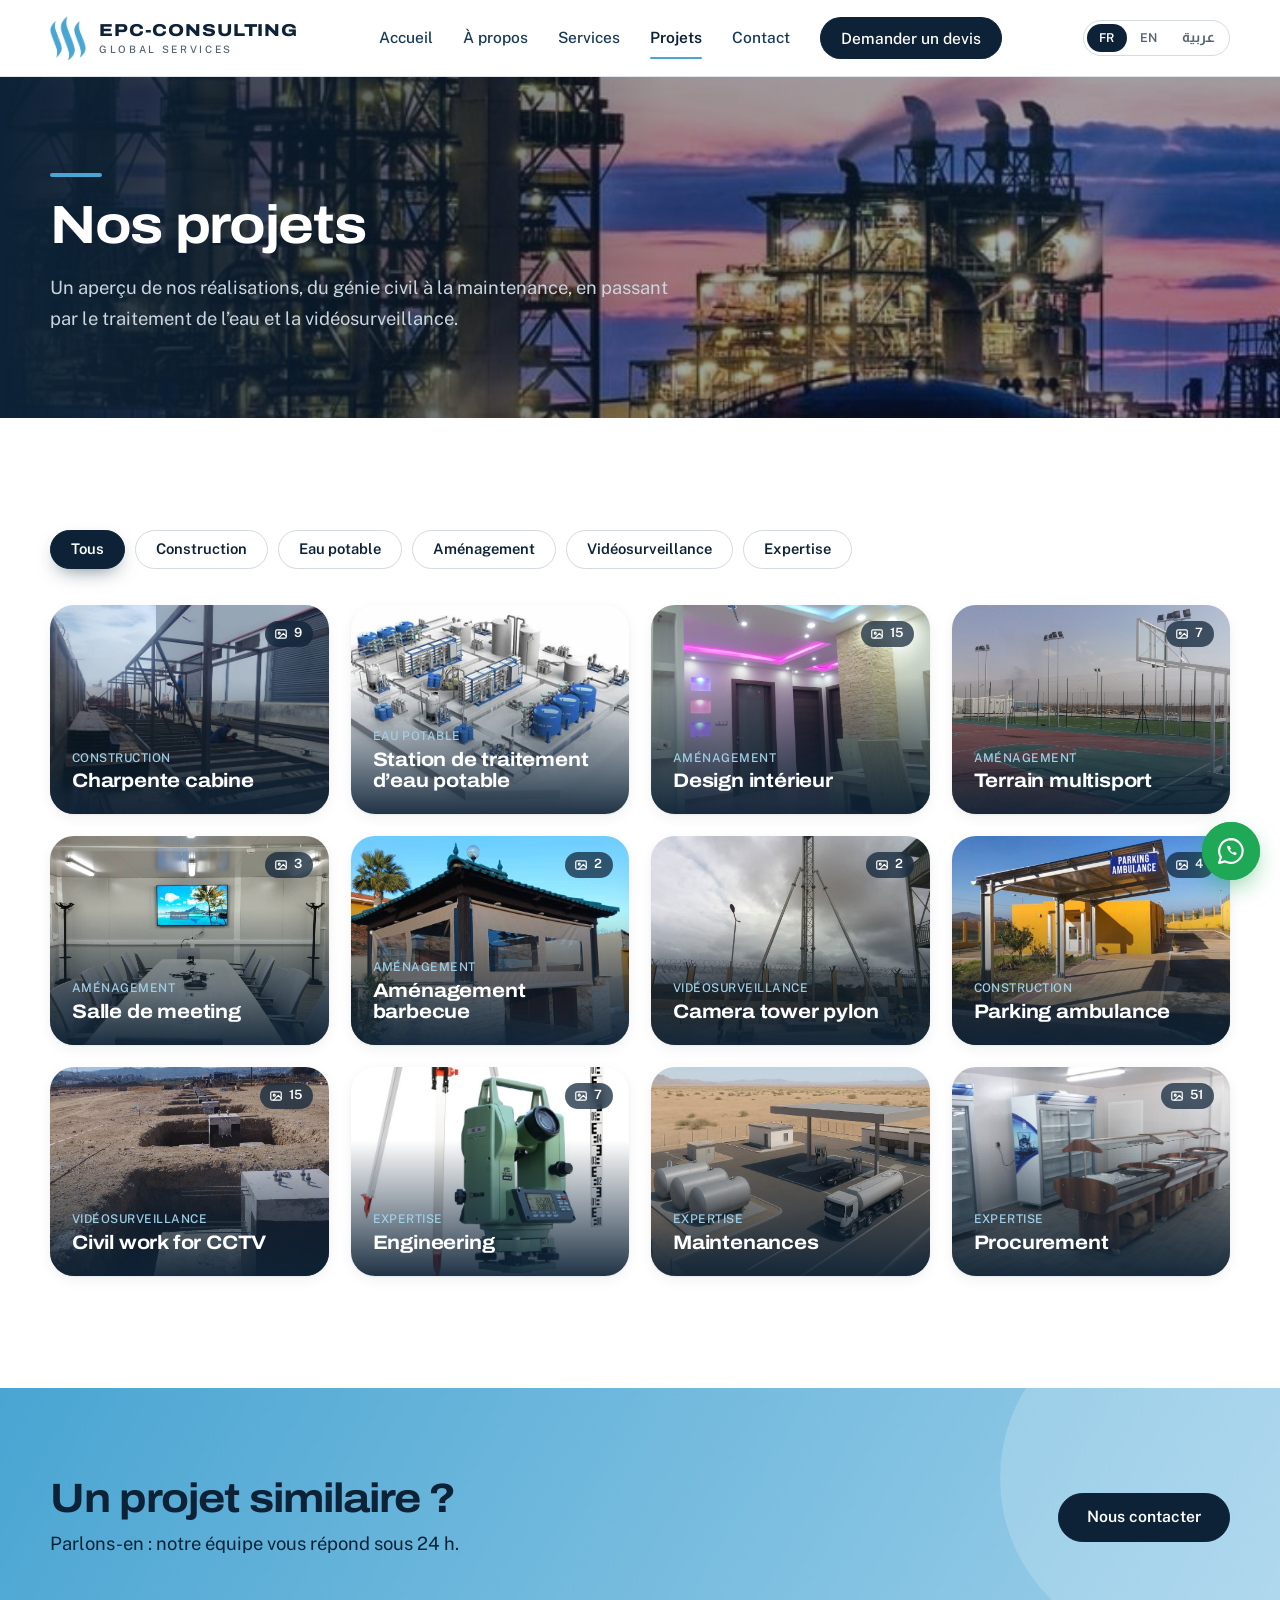
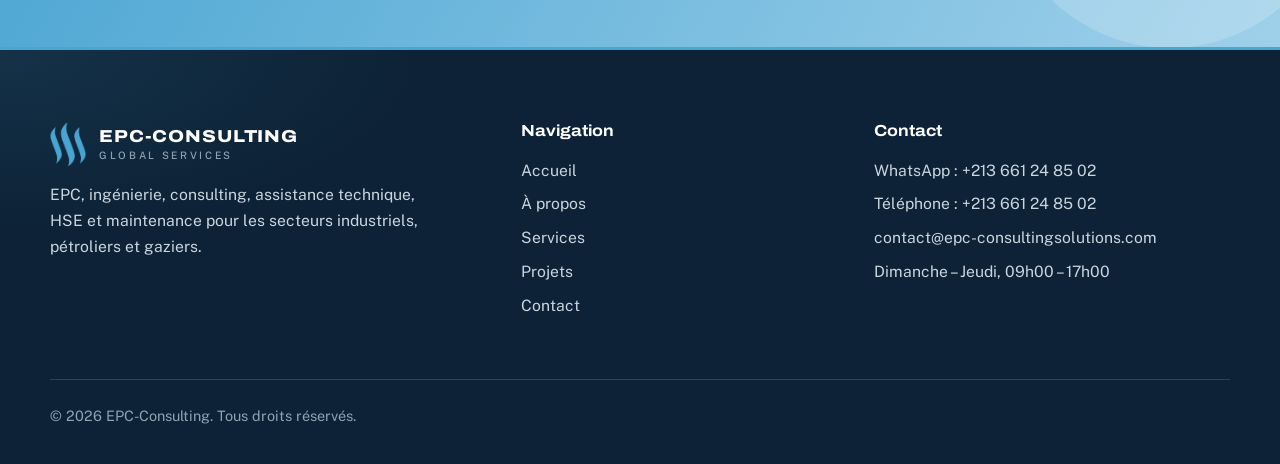
<file: projets.html>
<!doctype html>
<html lang="fr">
<head>
<meta charset="utf-8">
<meta name="viewport" content="width=device-width, initial-scale=1">
<title>Projets | EPC-Consulting</title>
<meta name="description" content="Nos réalisations : construction, traitement d’eau potable, aménagements, vidéosurveillance, ingénierie, maintenance et procurement.">
<meta name="theme-color" content="#0d2236">
<link rel="icon" type="image/png" href="assets/img/favicon.png">
<meta property="og:type" content="website">
<meta property="og:locale" content="fr_FR">
<meta property="og:site_name" content="EPC-Consulting">
<meta property="og:title" content="Projets | EPC-Consulting">
<meta property="og:description" content="Nos réalisations : construction, traitement d’eau potable, aménagements, vidéosurveillance, ingénierie, maintenance et procurement.">
<meta property="og:image" content="https://www.epc-consulting.com/assets/img/logo-full.png">
<link rel="preload" href="assets/fonts/archivo.woff2" as="font" type="font/woff2" crossorigin>
<link rel="preload" href="assets/fonts/public-sans.woff2" as="font" type="font/woff2" crossorigin>
<script>(function(){var d=document.documentElement,l='fr';try{var q=new URLSearchParams(location.search).get('lang'),s=localStorage.getItem('epc-lang');l=q||s||'fr';if(!/^(fr|en|ar)$/.test(l))l='fr'}catch(e){}d.classList.add('js');d.lang=l;d.dir=l==='ar'?'rtl':'ltr';if(l!=='fr'){d.classList.add('i18n-pending');setTimeout(function(){d.classList.remove('i18n-pending')},2500)}})()</script>
<link rel="stylesheet" href="assets/css/style.css?v=20">
</head>
<body>
<a class="skip" href="#main">Aller au contenu</a>
<header class="site-header">
  <div class="wrap">
    <a class="brand" href="index.html" aria-label="EPC-Consulting, Global Services - accueil">
      <img src="assets/img/mark.png" alt="" width="37" height="44">
      <span><span class="brand-name">EPC-CONSULTING</span><span class="brand-sub">Global Services</span></span>
    </a>
    <button class="nav-toggle" aria-label="Ouvrir le menu" aria-expanded="false" aria-controls="nav"><span></span><span></span><span></span></button>
    <nav class="nav" id="nav" aria-label="Navigation principale">
      <a href="index.html">Accueil</a>
      <a href="a-propos.html">À propos</a>
      <a href="services.html">Services</a>
      <a href="projets.html" aria-current="page">Projets</a>
      <a href="contact.html">Contact</a>
      <a class="btn" href="contact.html">Demander un devis</a>
      <div class="lang lang-m" role="group" aria-label="Langue">
        <button type="button" data-lang="fr" lang="fr" aria-pressed="true" title="Français">FR</button>
        <button type="button" data-lang="en" lang="en" aria-pressed="false" title="English">EN</button>
        <button type="button" data-lang="ar" lang="ar" aria-pressed="false" title="العربية">عربية</button>
      </div>
    </nav>
    <div class="lang" role="group" aria-label="Langue">
      <button type="button" data-lang="fr" lang="fr" aria-pressed="true" title="Français">FR</button>
      <button type="button" data-lang="en" lang="en" aria-pressed="false" title="English">EN</button>
      <button type="button" data-lang="ar" lang="ar" aria-pressed="false" title="العربية">عربية</button>
    </div>
  </div>
</header>
<main id="main">
<section class="page-head has-photo">
  <div class="wrap">
    <h1>Nos projets</h1>
    <p>Un aperçu de nos réalisations, du génie civil à la maintenance, en passant par le traitement de l’eau et la vidéosurveillance.</p>
  </div>
</section>
<section class="section">
  <div class="wrap">
    <div class="filters" role="group" aria-label="Filtrer les projets">
      <button type="button" data-cat="all" aria-pressed="true">Tous</button>
      <button type="button" data-cat="Construction" aria-pressed="false">Construction</button>
      <button type="button" data-cat="Eau potable" aria-pressed="false">Eau potable</button>
      <button type="button" data-cat="Aménagement" aria-pressed="false">Aménagement</button>
      <button type="button" data-cat="Vidéosurveillance" aria-pressed="false">Vidéosurveillance</button>
      <button type="button" data-cat="Expertise" aria-pressed="false">Expertise</button>
    </div>
    <div class="tiles">
      <figure class="tile" data-slug="charpente-cabine" data-photos="9" data-cat="Construction"><svg class="ic" viewBox="0 0 24 24" aria-hidden="true"><path d="M3 21h18M7 21V7M7 7l11-3M7 11l6-1.5M16 4.5V11"/><circle cx="16" cy="13" r="1.6"/></svg><small>Construction</small><h3>Charpente cabine</h3></figure>
      <figure class="tile" data-slug="station-traitement-eau-potable" data-cat="Eau potable"><svg class="ic" viewBox="0 0 24 24" aria-hidden="true"><path d="M12 3c4 5 6 8 6 11a6 6 0 0 1-12 0c0-3 2-6 6-11z"/></svg><small>Eau potable</small><h3>Station de traitement d’eau potable</h3></figure>
      <figure class="tile" data-slug="design-interieur" data-photos="15" data-cat="Aménagement"><svg class="ic" viewBox="0 0 24 24" aria-hidden="true"><path d="M3 3h18v18H3zM3 10h18M10 10v11"/></svg><small>Aménagement</small><h3>Design intérieur</h3></figure>
      <figure class="tile" data-slug="terrain-multisport" data-photos="7" data-cat="Aménagement"><svg class="ic" viewBox="0 0 24 24" aria-hidden="true"><path d="M3 3h18v18H3zM3 10h18M10 10v11"/></svg><small>Aménagement</small><h3>Terrain multisport</h3></figure>
      <figure class="tile" data-slug="salle-de-meeting" data-photos="3" data-cat="Aménagement"><svg class="ic" viewBox="0 0 24 24" aria-hidden="true"><path d="M3 3h18v18H3zM3 10h18M10 10v11"/></svg><small>Aménagement</small><h3>Salle de meeting</h3></figure>
      <figure class="tile" data-slug="amenagement-barbecue" data-photos="2" data-cat="Aménagement"><svg class="ic" viewBox="0 0 24 24" aria-hidden="true"><path d="M3 3h18v18H3zM3 10h18M10 10v11"/></svg><small>Aménagement</small><h3>Aménagement barbecue</h3></figure>
      <figure class="tile" data-slug="camera-tower-pylon" data-photos="2" data-cat="Vidéosurveillance"><svg class="ic" viewBox="0 0 24 24" aria-hidden="true"><path d="M3 8h12v9H3zM15 11l6-3v9l-6-3"/></svg><small>Vidéosurveillance</small><h3>Camera tower pylon</h3></figure>
      <figure class="tile" data-slug="parking-ambulance" data-photos="4" data-cat="Construction"><svg class="ic" viewBox="0 0 24 24" aria-hidden="true"><path d="M3 21h18M7 21V7M7 7l11-3M7 11l6-1.5M16 4.5V11"/><circle cx="16" cy="13" r="1.6"/></svg><small>Construction</small><h3>Parking ambulance</h3></figure>
      <figure class="tile" data-slug="civil-work-for-cctv" data-photos="15" data-cat="Vidéosurveillance"><svg class="ic" viewBox="0 0 24 24" aria-hidden="true"><path d="M3 8h12v9H3zM15 11l6-3v9l-6-3"/></svg><small>Vidéosurveillance</small><h3>Civil work for CCTV</h3></figure>
      <figure class="tile" data-slug="engineering" data-photos="7" data-cat="Expertise"><svg class="ic" viewBox="0 0 24 24" aria-hidden="true"><circle cx="12" cy="12" r="3.2"/><path d="M12 3v3M12 18v3M3 12h3M18 12h3M5.6 5.6l2.1 2.1M16.3 16.3l2.1 2.1M18.4 5.6l-2.1 2.1M7.7 16.3l-2.1 2.1"/></svg><small>Expertise</small><h3>Engineering</h3></figure>
      <figure class="tile" data-slug="maintenances" data-cat="Expertise"><svg class="ic" viewBox="0 0 24 24" aria-hidden="true"><circle cx="12" cy="12" r="3.2"/><path d="M12 3v3M12 18v3M3 12h3M18 12h3M5.6 5.6l2.1 2.1M16.3 16.3l2.1 2.1M18.4 5.6l-2.1 2.1M7.7 16.3l-2.1 2.1"/></svg><small>Expertise</small><h3>Maintenances</h3></figure>
      <figure class="tile" data-slug="procurement" data-photos="51" data-cat="Expertise"><svg class="ic" viewBox="0 0 24 24" aria-hidden="true"><circle cx="12" cy="12" r="3.2"/><path d="M12 3v3M12 18v3M3 12h3M18 12h3M5.6 5.6l2.1 2.1M16.3 16.3l2.1 2.1M18.4 5.6l-2.1 2.1M7.7 16.3l-2.1 2.1"/></svg><small>Expertise</small><h3>Procurement</h3></figure>
    </div>
  </div>
</section>
<section class="cta">
  <div class="wrap">
    <div>
      <h2>Un projet similaire&nbsp;?</h2>
      <p>Parlons-en : notre équipe vous répond sous 24 h.</p>
    </div>
    <a class="btn" href="contact.html">Nous contacter</a>
  </div>
</section>
</main>
<footer class="site-footer">
  <div class="wrap">
    <div class="foot">
      <div>
        <a class="brand" href="index.html" aria-label="EPC-Consulting, Global Services">
          <img src="assets/img/mark.png" alt="" width="37" height="44">
          <span><span class="brand-name">EPC-CONSULTING</span><span class="brand-sub">Global Services</span></span>
        </a>
        <p>EPC, ingénierie, consulting, assistance technique, HSE et maintenance pour les secteurs industriels, pétroliers et gaziers.</p>
      </div>
      <div>
        <h2>Navigation</h2>
        <ul>
          <li><a href="index.html">Accueil</a></li>
          <li><a href="a-propos.html">À propos</a></li>
          <li><a href="services.html">Services</a></li>
          <li><a href="projets.html">Projets</a></li>
          <li><a href="contact.html">Contact</a></li>
        </ul>
      </div>
      <div>
        <h2>Contact</h2>
        <ul>
          <li><a href="https://wa.me/213661248502">WhatsApp : +213 661 24 85 02</a></li>
          <li><a href="tel:+213661248502">Téléphone : +213 661 24 85 02</a></li>
          <li><a href="mailto:contact@epc-consultingsolutions.com">contact@epc-consultingsolutions.com</a></li>
          <li>Dimanche – Jeudi, 09h00 – 17h00</li>
        </ul>
      </div>
    </div>
    <p class="legal">© 2026 EPC-Consulting. Tous droits réservés.</p>
  </div>
</footer>
<a class="wa" href="https://wa.me/213661248502" aria-label="Écrire sur WhatsApp" target="_blank" rel="noopener"><svg width="16" height="16" viewBox="0 0 24 24" aria-hidden="true"><path d="M12 2.5a9.5 9.5 0 0 0-8.1 14.4L2.5 21.5l4.7-1.2A9.5 9.5 0 1 0 12 2.5z" fill="none" stroke="#fff" stroke-width="1.7" stroke-linejoin="round"/><path d="M9 7.8c-.4 1.9.9 4 2.5 5.4s3.3 2.2 4.6 1.8l.5-1.5-2.1-1-.9.8c-.9-.4-1.9-1.3-2.4-2.3l.8-.9-1-2.1z" fill="#fff"/></svg></a>
<div class="mbar">
  <a href="tel:+213661248502"><svg width="16" height="16" viewBox="0 0 24 24" aria-hidden="true"><path d="M5 4h4l2 5-2.5 1.5a11 11 0 0 0 5 5L15 13l5 2v4a2 2 0 0 1-2 2A16 16 0 0 1 3 6a2 2 0 0 1 2-2z"/></svg>Appeler</a>
  <a href="https://wa.me/213661248502" target="_blank" rel="noopener"><svg width="16" height="16" viewBox="0 0 24 24" aria-hidden="true"><path d="M12 2.5a9.5 9.5 0 0 0-8.1 14.4L2.5 21.5l4.7-1.2A9.5 9.5 0 1 0 12 2.5z"/></svg>WhatsApp</a>
  <a class="main" href="contact.html">Demander un devis</a>
</div>
<script src="assets/js/translations.js?v=20"></script>
<script src="assets/js/i18n.js?v=20"></script>
<script src="assets/js/main.js?v=20"></script>
</body>
</html>
</file>
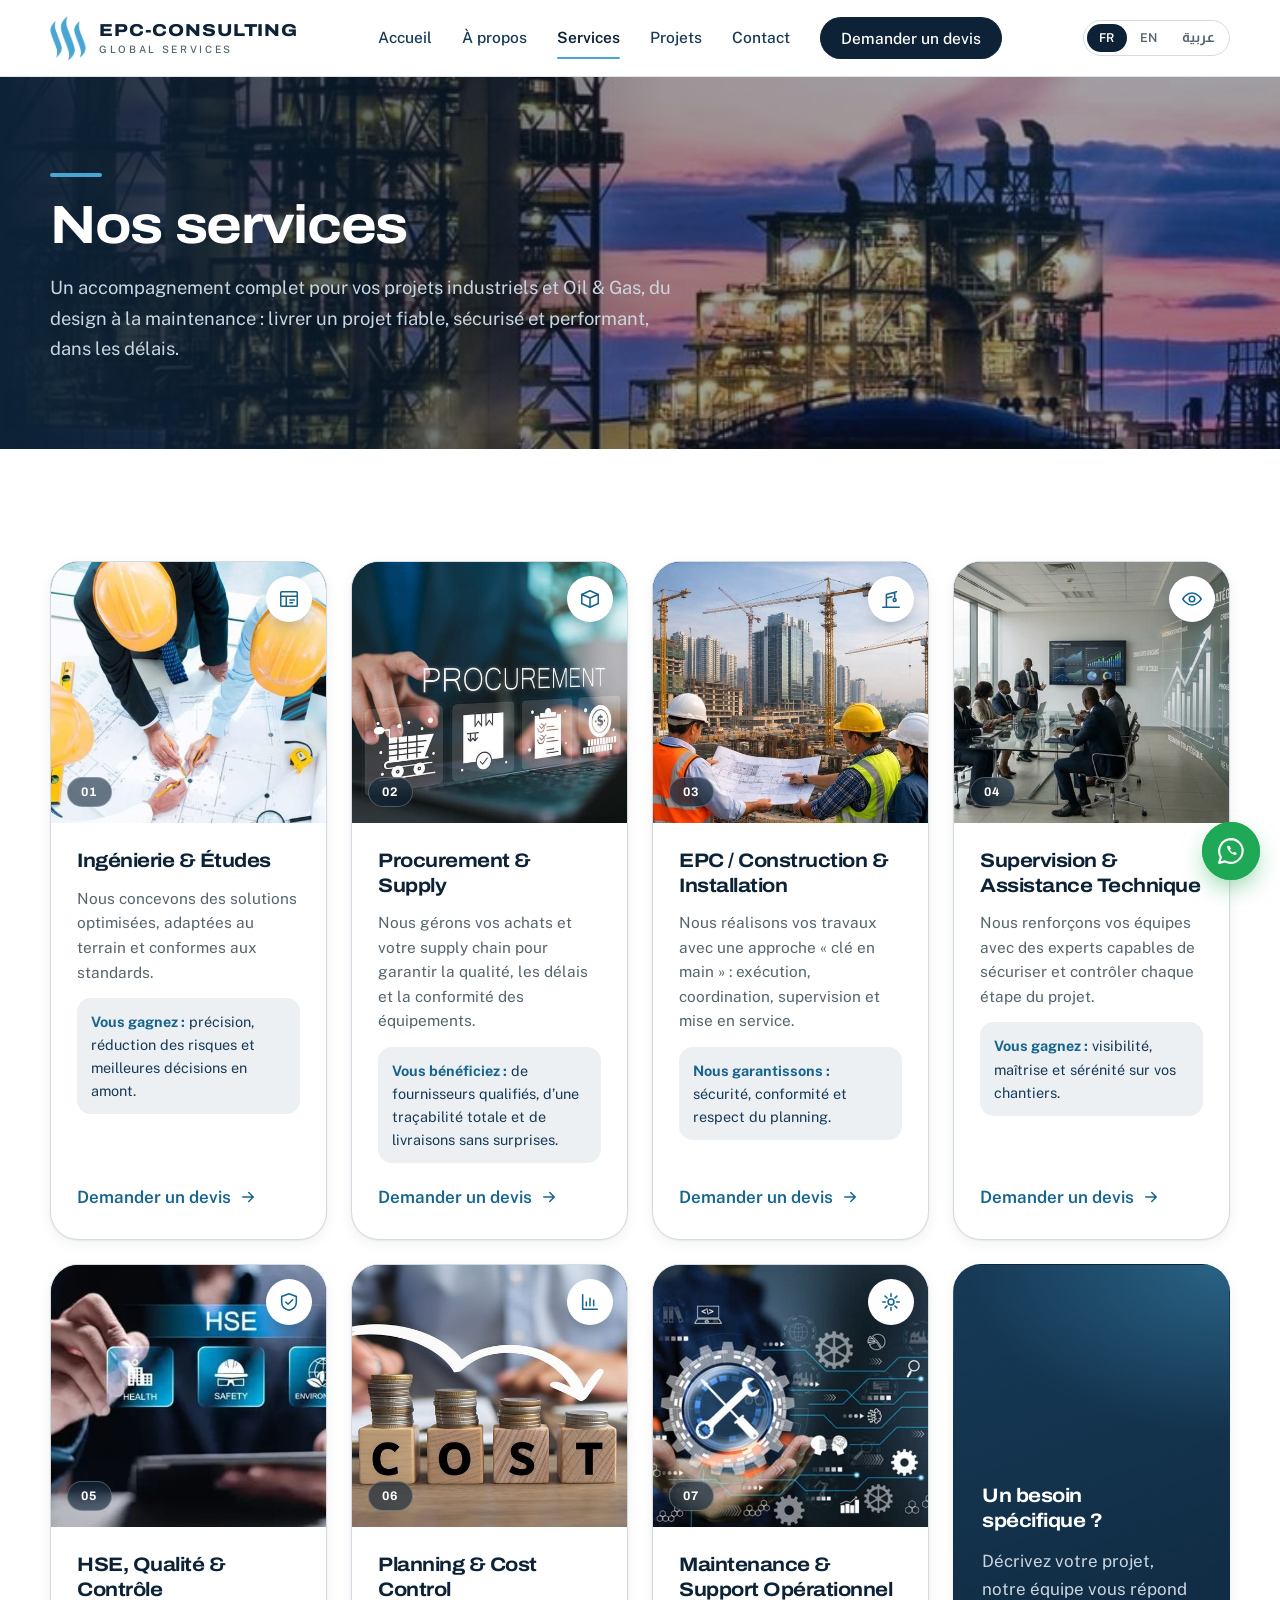
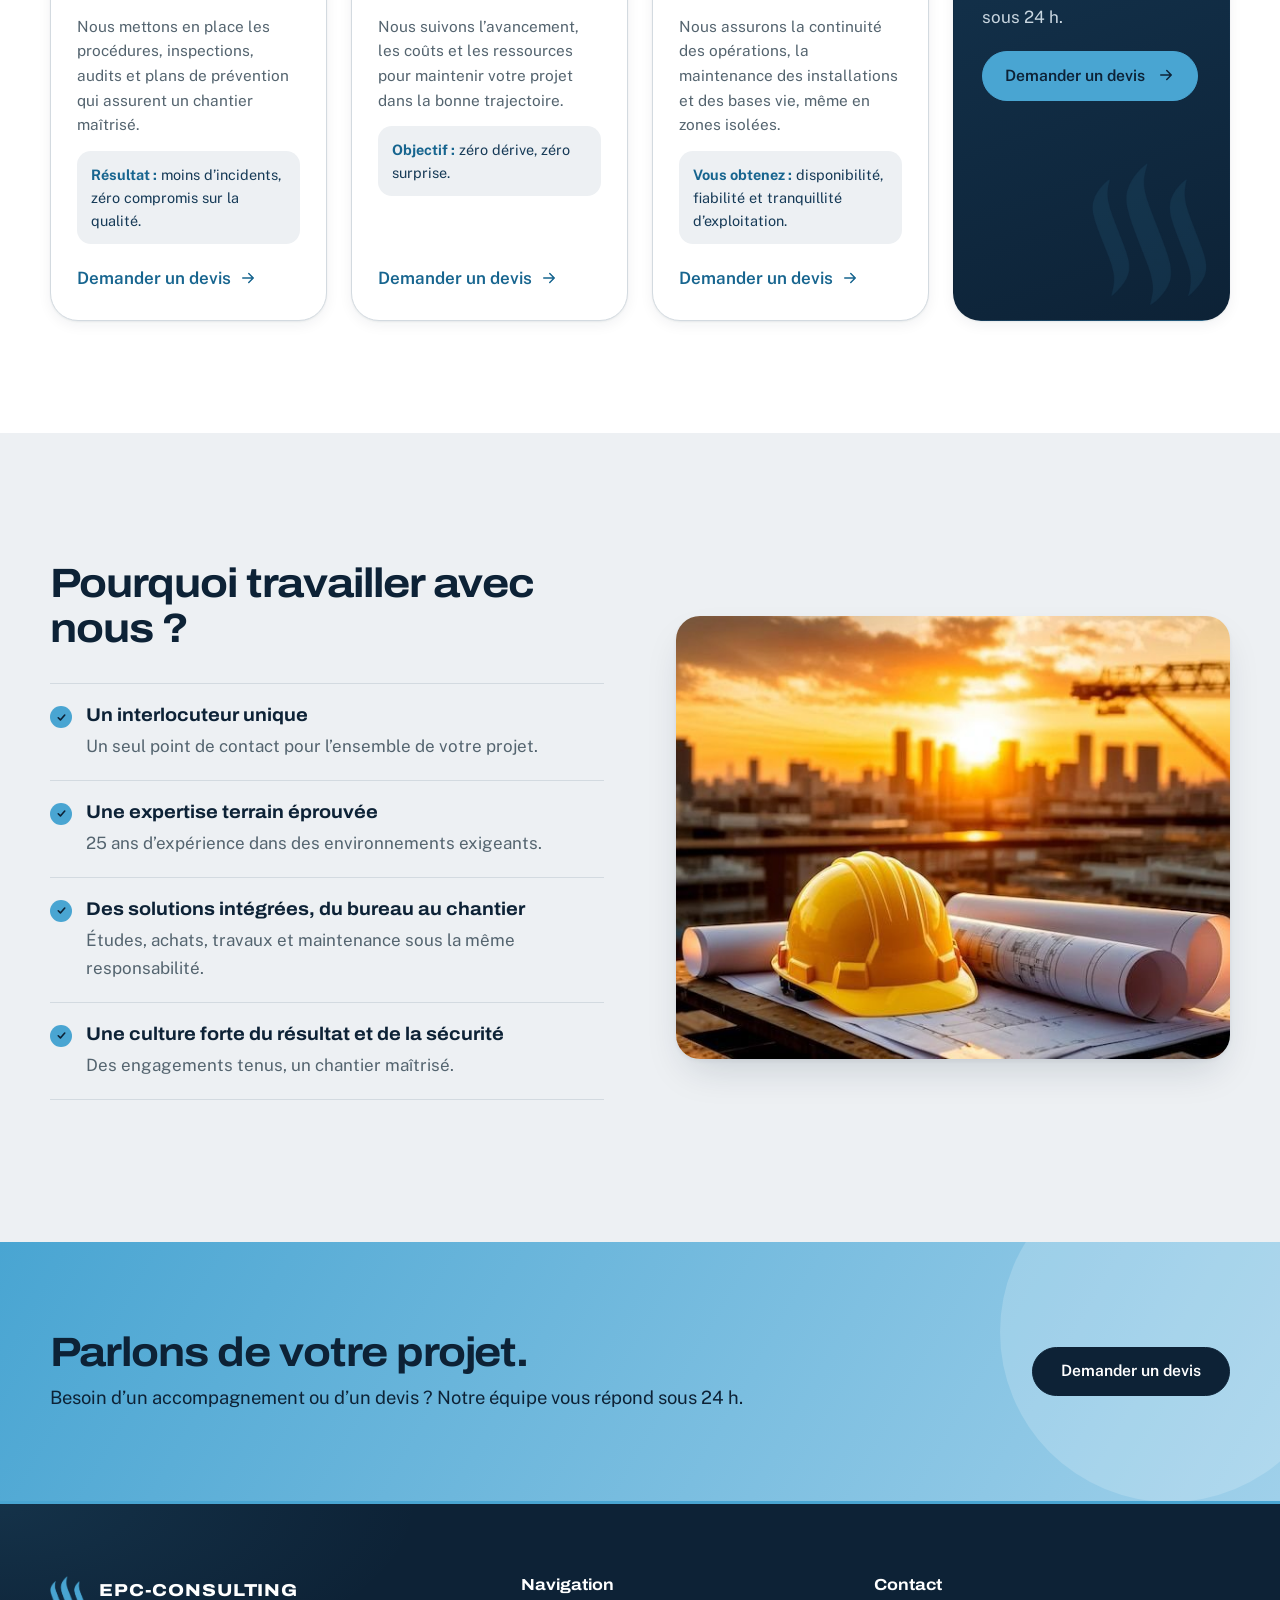
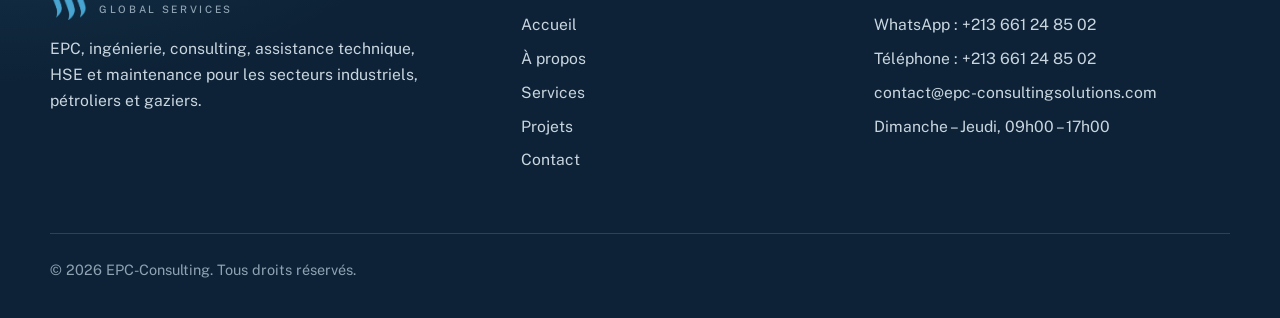
<file: services.html>
<!doctype html>
<html lang="fr">
<head>
<meta charset="utf-8">
<meta name="viewport" content="width=device-width, initial-scale=1">
<title>Services | EPC-Consulting</title>
<meta name="description" content="Ingénierie, procurement, EPC, supervision, HSE, planning & cost control, maintenance : un accompagnement complet de la conception à l’exploitation.">
<meta name="theme-color" content="#0d2236">
<link rel="icon" type="image/png" href="assets/img/favicon.png">
<meta property="og:type" content="website">
<meta property="og:locale" content="fr_FR">
<meta property="og:site_name" content="EPC-Consulting">
<meta property="og:title" content="Services | EPC-Consulting">
<meta property="og:description" content="Ingénierie, procurement, EPC, supervision, HSE, planning & cost control, maintenance : un accompagnement complet de la conception à l’exploitation.">
<meta property="og:image" content="https://www.epc-consulting.com/assets/img/logo-full.png">
<link rel="preload" href="assets/fonts/archivo.woff2" as="font" type="font/woff2" crossorigin>
<link rel="preload" href="assets/fonts/public-sans.woff2" as="font" type="font/woff2" crossorigin>
<script>(function(){var d=document.documentElement,l='fr';try{var q=new URLSearchParams(location.search).get('lang'),s=localStorage.getItem('epc-lang');l=q||s||'fr';if(!/^(fr|en|ar)$/.test(l))l='fr'}catch(e){}d.classList.add('js');d.lang=l;d.dir=l==='ar'?'rtl':'ltr';if(l!=='fr'){d.classList.add('i18n-pending');setTimeout(function(){d.classList.remove('i18n-pending')},2500)}})()</script>
<link rel="stylesheet" href="assets/css/style.css?v=20">
</head>
<body>
<a class="skip" href="#main">Aller au contenu</a>
<header class="site-header">
  <div class="wrap">
    <a class="brand" href="index.html" aria-label="EPC-Consulting, Global Services - accueil">
      <img src="assets/img/mark.png" alt="" width="37" height="44">
      <span><span class="brand-name">EPC-CONSULTING</span><span class="brand-sub">Global Services</span></span>
    </a>
    <button class="nav-toggle" aria-label="Ouvrir le menu" aria-expanded="false" aria-controls="nav"><span></span><span></span><span></span></button>
    <nav class="nav" id="nav" aria-label="Navigation principale">
      <a href="index.html">Accueil</a>
      <a href="a-propos.html">À propos</a>
      <a href="services.html" aria-current="page">Services</a>
      <a href="projets.html">Projets</a>
      <a href="contact.html">Contact</a>
      <a class="btn" href="contact.html">Demander un devis</a>
      <div class="lang lang-m" role="group" aria-label="Langue">
        <button type="button" data-lang="fr" lang="fr" aria-pressed="true" title="Français">FR</button>
        <button type="button" data-lang="en" lang="en" aria-pressed="false" title="English">EN</button>
        <button type="button" data-lang="ar" lang="ar" aria-pressed="false" title="العربية">عربية</button>
      </div>
    </nav>
    <div class="lang" role="group" aria-label="Langue">
      <button type="button" data-lang="fr" lang="fr" aria-pressed="true" title="Français">FR</button>
      <button type="button" data-lang="en" lang="en" aria-pressed="false" title="English">EN</button>
      <button type="button" data-lang="ar" lang="ar" aria-pressed="false" title="العربية">عربية</button>
    </div>
  </div>
</header>
<main id="main">
<section class="page-head has-photo">
  <div class="wrap">
    <h1>Nos services</h1>
    <p>Un accompagnement complet pour vos projets industriels et Oil &amp; Gas, du design à la maintenance : livrer un projet fiable, sécurisé et performant, dans les délais.</p>
  </div>
</section>
<section class="section">
  <div class="wrap">
    <div class="svc-cards">
      <article class="service service-card" id="ingenierie">
        <figure class="service-media"><img src="assets/img/services/ingenierie.jpg" alt="Trois ingénieurs en casque jaune penchés sur des plans techniques" loading="lazy" width="1000" height="640" style="object-position:center"><b class="service-num">01</b><span class="service-ic"><svg class="ic" width="24" height="24" viewBox="0 0 24 24" aria-hidden="true"><rect x="3" y="4" width="18" height="16" rx="1"/><path d="M3 9h18M9 9v11M13 13h5M13 16h3"/></svg></span></figure>
        <div class="service-body">
          <h2>Ingénierie &amp; Études</h2>
          <p>Nous concevons des solutions optimisées, adaptées au terrain et conformes aux standards.</p><p class="gain"><b>Vous gagnez :</b> précision, réduction des risques et meilleures décisions en amont.</p>
          <a class="more" href="contact.html?service=Ing%C3%A9nierie%20%26%20%C3%89tudes">Demander un devis <svg class="ar" width="18" height="18" viewBox="0 0 24 24" aria-hidden="true"><path d="M5 12h14M13 6l6 6-6 6"/></svg></a>
        </div>
      </article>
      <article class="service service-card" id="procurement">
        <figure class="service-media"><img src="assets/img/services/procurement.jpg" alt="Gestion des achats et de la chaîne d’approvisionnement" loading="lazy" width="1000" height="640" style="object-position:62% center"><b class="service-num">02</b><span class="service-ic"><svg class="ic" width="24" height="24" viewBox="0 0 24 24" aria-hidden="true"><path d="M3 7l9-4 9 4v10l-9 4-9-4zM3 7l9 4 9-4M12 11v10"/></svg></span></figure>
        <div class="service-body">
          <h2>Procurement &amp; Supply</h2>
          <p>Nous gérons vos achats et votre supply chain pour garantir la qualité, les délais et la conformité des équipements.</p><p class="gain"><b>Vous bénéficiez :</b> de fournisseurs qualifiés, d’une traçabilité totale et de livraisons sans surprises.</p>
          <a class="more" href="contact.html?service=Procurement%20%26%20Supply">Demander un devis <svg class="ar" width="18" height="18" viewBox="0 0 24 24" aria-hidden="true"><path d="M5 12h14M13 6l6 6-6 6"/></svg></a>
        </div>
      </article>
      <article class="service service-card" id="epc">
        <figure class="service-media"><img src="assets/img/services/epc.jpg" alt="Équipe de chantier consultant des plans devant des grues et des bâtiments en construction" loading="lazy" width="1000" height="640" style="object-position:center"><b class="service-num">03</b><span class="service-ic"><svg class="ic" width="24" height="24" viewBox="0 0 24 24" aria-hidden="true"><path d="M3 21h18M7 21V7M7 7l11-3M7 11l6-1.5M16 4.5V11"/><circle cx="16" cy="13" r="1.6"/></svg></span></figure>
        <div class="service-body">
          <h2>EPC / Construction &amp; Installation</h2>
          <p>Nous réalisons vos travaux avec une approche « clé en main » : exécution, coordination, supervision et mise en service.</p><p class="gain"><b>Nous garantissons :</b> sécurité, conformité et respect du planning.</p>
          <a class="more" href="contact.html?service=EPC%20/%20Construction%20%26%20Installation">Demander un devis <svg class="ar" width="18" height="18" viewBox="0 0 24 24" aria-hidden="true"><path d="M5 12h14M13 6l6 6-6 6"/></svg></a>
        </div>
      </article>
      <article class="service service-card" id="supervision">
        <figure class="service-media"><img src="assets/img/services/supervision.jpg" alt="Réunion de pilotage de projet avec indicateurs de performance" loading="lazy" width="1000" height="640" style="object-position:center"><b class="service-num">04</b><span class="service-ic"><svg class="ic" width="24" height="24" viewBox="0 0 24 24" aria-hidden="true"><path d="M2 12s3.6-6.5 10-6.5S22 12 22 12s-3.6 6.5-10 6.5S2 12 2 12z"/><circle cx="12" cy="12" r="3"/></svg></span></figure>
        <div class="service-body">
          <h2>Supervision &amp; Assistance Technique</h2>
          <p>Nous renforçons vos équipes avec des experts capables de sécuriser et contrôler chaque étape du projet.</p><p class="gain"><b>Vous gagnez :</b> visibilité, maîtrise et sérénité sur vos chantiers.</p>
          <a class="more" href="contact.html?service=Supervision%20%26%20Assistance%20technique">Demander un devis <svg class="ar" width="18" height="18" viewBox="0 0 24 24" aria-hidden="true"><path d="M5 12h14M13 6l6 6-6 6"/></svg></a>
        </div>
      </article>
      <article class="service service-card" id="hse">
        <figure class="service-media"><img src="assets/img/services/hse.jpg" alt="Interface HSE : santé, sécurité et environnement" loading="lazy" width="1000" height="640" style="object-position:center"><b class="service-num">05</b><span class="service-ic"><svg class="ic" width="24" height="24" viewBox="0 0 24 24" aria-hidden="true"><path d="M12 3l8 3v6c0 5-3.5 8-8 9-4.5-1-8-4-8-9V6z"/><path d="M8.5 12l2.5 2.5 5-5"/></svg></span></figure>
        <div class="service-body">
          <h2>HSE, Qualité &amp; Contrôle</h2>
          <p>Nous mettons en place les procédures, inspections, audits et plans de prévention qui assurent un chantier maîtrisé.</p><p class="gain"><b>Résultat :</b> moins d’incidents, zéro compromis sur la qualité.</p>
          <a class="more" href="contact.html?service=HSE%2C%20Qualit%C3%A9%20%26%20Contr%C3%B4le">Demander un devis <svg class="ar" width="18" height="18" viewBox="0 0 24 24" aria-hidden="true"><path d="M5 12h14M13 6l6 6-6 6"/></svg></a>
        </div>
      </article>
      <article class="service service-card" id="planning">
        <figure class="service-media"><img src="assets/img/services/planning.jpg" alt="Piles de pièces sur des cubes « COST » illustrant la réduction des coûts" loading="lazy" width="1000" height="640" style="object-position:center"><b class="service-num">06</b><span class="service-ic"><svg class="ic" width="24" height="24" viewBox="0 0 24 24" aria-hidden="true"><path d="M4 4v16h16M8 16v-4M12 16V8M16 16v-6"/></svg></span></figure>
        <div class="service-body">
          <h2>Planning &amp; Cost Control</h2>
          <p>Nous suivons l’avancement, les coûts et les ressources pour maintenir votre projet dans la bonne trajectoire.</p><p class="gain"><b>Objectif :</b> zéro dérive, zéro surprise.</p>
          <a class="more" href="contact.html?service=Planning%20%26%20Cost%20Control">Demander un devis <svg class="ar" width="18" height="18" viewBox="0 0 24 24" aria-hidden="true"><path d="M5 12h14M13 6l6 6-6 6"/></svg></a>
        </div>
      </article>
      <article class="service service-card" id="maintenance">
        <figure class="service-media"><img src="assets/img/services/maintenance.jpg" alt="Maintenance industrielle et gestion des équipements" loading="lazy" width="1000" height="640" style="object-position:center"><b class="service-num">07</b><span class="service-ic"><svg class="ic" width="24" height="24" viewBox="0 0 24 24" aria-hidden="true"><circle cx="12" cy="12" r="3.2"/><path d="M12 3v3M12 18v3M3 12h3M18 12h3M5.6 5.6l2.1 2.1M16.3 16.3l2.1 2.1M18.4 5.6l-2.1 2.1M7.7 16.3l-2.1 2.1"/></svg></span></figure>
        <div class="service-body">
          <h2>Maintenance &amp; Support Opérationnel</h2>
          <p>Nous assurons la continuité des opérations, la maintenance des installations et des bases vie, même en zones isolées.</p><p class="gain"><b>Vous obtenez :</b> disponibilité, fiabilité et tranquillité d’exploitation.</p>
          <a class="more" href="contact.html?service=Maintenance%20%26%20Support%20op%C3%A9rationnel">Demander un devis <svg class="ar" width="18" height="18" viewBox="0 0 24 24" aria-hidden="true"><path d="M5 12h14M13 6l6 6-6 6"/></svg></a>
        </div>
      </article>
      <aside class="service service-card cta-card">
        <h2>Un besoin spécifique&nbsp;?</h2>
        <p>Décrivez votre projet, notre équipe vous répond sous 24 h.</p>
        <a class="btn btn-blue" href="contact.html">Demander un devis <svg class="ar" width="18" height="18" viewBox="0 0 24 24" aria-hidden="true"><path d="M5 12h14M13 6l6 6-6 6"/></svg></a>
      </aside>
    </div>
  </div>
</section>
<section class="section section-tint">
  <div class="wrap why">
    <div>
      <h2>Pourquoi travailler avec nous&nbsp;?</h2>
      <ul class="points">
        <li><strong>Un interlocuteur unique</strong><span>Un seul point de contact pour l’ensemble de votre projet.</span></li>
        <li><strong>Une expertise terrain éprouvée</strong><span>25 ans d’expérience dans des environnements exigeants.</span></li>
        <li><strong>Des solutions intégrées, du bureau au chantier</strong><span>Études, achats, travaux et maintenance sous la même responsabilité.</span></li>
        <li><strong>Une culture forte du résultat et de la sécurité</strong><span>Des engagements tenus, un chantier maîtrisé.</span></li>
      </ul>
    </div>
    <img src="assets/img/blueprints.jpg" alt="Casque jaune et plans posés sur une table de chantier au coucher du soleil" loading="lazy">
  </div>
</section>

<section class="cta">
  <div class="wrap">
    <div>
      <h2>Parlons de votre projet.</h2>
      <p>Besoin d’un accompagnement ou d’un devis&nbsp;? Notre équipe vous répond sous 24 h.</p>
    </div>
    <a class="btn" href="contact.html">Demander un devis</a>
  </div>
</section>
</main>
<footer class="site-footer">
  <div class="wrap">
    <div class="foot">
      <div>
        <a class="brand" href="index.html" aria-label="EPC-Consulting, Global Services">
          <img src="assets/img/mark.png" alt="" width="37" height="44">
          <span><span class="brand-name">EPC-CONSULTING</span><span class="brand-sub">Global Services</span></span>
        </a>
        <p>EPC, ingénierie, consulting, assistance technique, HSE et maintenance pour les secteurs industriels, pétroliers et gaziers.</p>
      </div>
      <div>
        <h2>Navigation</h2>
        <ul>
          <li><a href="index.html">Accueil</a></li>
          <li><a href="a-propos.html">À propos</a></li>
          <li><a href="services.html">Services</a></li>
          <li><a href="projets.html">Projets</a></li>
          <li><a href="contact.html">Contact</a></li>
        </ul>
      </div>
      <div>
        <h2>Contact</h2>
        <ul>
          <li><a href="https://wa.me/213661248502">WhatsApp : +213 661 24 85 02</a></li>
          <li><a href="tel:+213661248502">Téléphone : +213 661 24 85 02</a></li>
          <li><a href="mailto:contact@epc-consultingsolutions.com">contact@epc-consultingsolutions.com</a></li>
          <li>Dimanche – Jeudi, 09h00 – 17h00</li>
        </ul>
      </div>
    </div>
    <p class="legal">© 2026 EPC-Consulting. Tous droits réservés.</p>
  </div>
</footer>
<a class="wa" href="https://wa.me/213661248502" aria-label="Écrire sur WhatsApp" target="_blank" rel="noopener"><svg width="16" height="16" viewBox="0 0 24 24" aria-hidden="true"><path d="M12 2.5a9.5 9.5 0 0 0-8.1 14.4L2.5 21.5l4.7-1.2A9.5 9.5 0 1 0 12 2.5z" fill="none" stroke="#fff" stroke-width="1.7" stroke-linejoin="round"/><path d="M9 7.8c-.4 1.9.9 4 2.5 5.4s3.3 2.2 4.6 1.8l.5-1.5-2.1-1-.9.8c-.9-.4-1.9-1.3-2.4-2.3l.8-.9-1-2.1z" fill="#fff"/></svg></a>
<div class="mbar">
  <a href="tel:+213661248502"><svg width="16" height="16" viewBox="0 0 24 24" aria-hidden="true"><path d="M5 4h4l2 5-2.5 1.5a11 11 0 0 0 5 5L15 13l5 2v4a2 2 0 0 1-2 2A16 16 0 0 1 3 6a2 2 0 0 1 2-2z"/></svg>Appeler</a>
  <a href="https://wa.me/213661248502" target="_blank" rel="noopener"><svg width="16" height="16" viewBox="0 0 24 24" aria-hidden="true"><path d="M12 2.5a9.5 9.5 0 0 0-8.1 14.4L2.5 21.5l4.7-1.2A9.5 9.5 0 1 0 12 2.5z"/></svg>WhatsApp</a>
  <a class="main" href="contact.html">Demander un devis</a>
</div>
<script src="assets/js/translations.js?v=20"></script>
<script src="assets/js/i18n.js?v=20"></script>
<script src="assets/js/main.js?v=20"></script>
</body>
</html>
</file>
<file: assets/css/style.css>
/* EPC-Consulting — Global Services */
@font-face { font-family: "Archivo"; src: url("../fonts/archivo.woff2") format("woff2"); font-weight: 100 900; font-stretch: 62% 125%; font-display: swap; }
@font-face { font-family: "Public Sans"; src: url("../fonts/public-sans.woff2") format("woff2"); font-weight: 100 900; font-display: swap; }

:root {
  --ink: #0d2236;
  --ink-2: #163a57;
  --blue: #49a5d2;
  --blue-soft: #9fd0ea;
  --blue-deep: #17658f;
  --steel: #54646f;
  --concrete: #edf0f3;
  --line: #d3dae0;
  --white: #fff;
  --wrap: 1180px;
  --r: 14px;
  --r-lg: 24px;
  --shadow-sm: 0 1px 2px rgba(13,34,54,.06), 0 4px 14px rgba(13,34,54,.06);
  --shadow: 0 2px 4px rgba(13,34,54,.05), 0 18px 40px -12px rgba(13,34,54,.18);
  --ease: cubic-bezier(.2,.7,.2,1);
}

*, *::before, *::after { box-sizing: border-box; }
* { margin: 0; }
html { scroll-behavior: smooth; }
body {
  font: 400 1.0625rem/1.65 "Public Sans", system-ui, -apple-system, "Segoe UI", sans-serif;
  color: var(--ink);
  background: var(--white);
  -webkit-font-smoothing: antialiased;
}
img { display: block; max-width: 100%; }
a { color: inherit; }

h1, h2, h3 {
  font-family: "Archivo", system-ui, sans-serif;
  font-stretch: 112%;
  font-weight: 700;
  line-height: 1.1;
  letter-spacing: -0.01em;
}
h1 { font-size: clamp(2rem, 3.6vw, 3.1rem); }
h2 { font-size: clamp(1.75rem, 3vw, 2.5rem); }
h3 { font-size: 1.3rem; }

:focus-visible { outline: 3px solid var(--blue); outline-offset: 3px; }

.skip {
  position: absolute; left: -999px; top: 8px; z-index: 100;
  background: var(--ink); color: #fff; padding: 10px 16px; border-radius: var(--r);
}
.skip:focus { left: 8px; }

.wrap { width: min(var(--wrap), 100% - 48px); margin-inline: auto; }

/* ---------- Header ---------- */
.site-header {
  position: sticky; top: 0; z-index: 50;
  background: var(--white); border-bottom: 1px solid var(--line);
}
.site-header .wrap { display: flex; align-items: center; justify-content: space-between; height: 76px; gap: 24px; }
.brand { display: flex; align-items: center; gap: 12px; text-decoration: none; }
.brand img { height: 44px; width: auto; }
.brand-name { display: block; font: 800 1.08rem/1 "Archivo", sans-serif; font-stretch: 115%; letter-spacing: 0.05em; }
.brand-sub { display: block; margin-top: 5px; font: 500 0.64rem/1 "Public Sans", sans-serif; letter-spacing: 0.26em; text-transform: uppercase; color: var(--steel); }

.nav { display: flex; align-items: center; gap: 30px; }
.nav a { text-decoration: none; font-weight: 500; font-size: 0.97rem; padding: 6px 0; border-bottom: 2px solid transparent; }
.nav a:hover { border-bottom-color: var(--blue); }
.nav a[aria-current="page"] { border-bottom-color: var(--blue); font-weight: 600; }
.nav .btn { border-bottom: 0; padding: 11px 20px; }
.nav-toggle { display: none; background: none; border: 1px solid var(--line); border-radius: var(--r); width: 44px; height: 44px; cursor: pointer; color: var(--ink); }
.nav-toggle span { display: block; width: 20px; height: 2px; background: currentColor; margin: 4px auto; transition: transform .2s; }

/* ---------- Buttons ---------- */
.btn {
  display: inline-block; text-decoration: none; cursor: pointer;
  font: 600 0.98rem/1.2 "Public Sans", sans-serif;
  padding: 14px 26px; border-radius: var(--r);
  background: var(--ink); color: #fff; border: 2px solid var(--ink);
  transition: background .15s, color .15s, border-color .15s;
}
.btn:hover { background: var(--ink-2); border-color: var(--ink-2); }
.btn-blue { background: var(--blue); border-color: var(--blue); color: var(--ink); }
.btn-blue:hover { background: #fff; border-color: #fff; color: var(--ink); }
.btn-ghost { background: transparent; color: #fff; border-color: rgba(255,255,255,.55); }
.btn-ghost:hover { background: #fff; color: var(--ink); border-color: #fff; }
.btn-line { background: transparent; color: var(--ink); }
.btn-line:hover { background: var(--ink); color: #fff; }
.btn-row { display: flex; flex-wrap: wrap; gap: 14px; }

/* ---------- Hero ---------- */
.hero {
  display: grid; grid-template-columns: minmax(0, 1.1fr) minmax(0, .9fr);
  background: var(--ink); color: #fff; overflow: hidden;
}
.hero-copy {
  padding: 96px 56px 96px max(24px, calc((100vw - var(--wrap)) / 2));
  align-self: center;
}
.hero-copy h1 { max-width: 17ch; }
.hero-copy p { margin: 26px 0 36px; max-width: 52ch; color: #c9d6e0; font-size: 1.12rem; }
.hero-photo { position: relative; min-height: 560px; }
.hero-photo > img { position: absolute; inset: 0; width: 100%; height: 100%; object-fit: cover; }
.hero-photo::after { content: ""; position: absolute; inset: 0; background: linear-gradient(90deg, var(--ink) 0, rgba(13,34,54,0) 38%); }
.hero-photo > img.hero-mark {
  position: absolute; z-index: 2; inset: auto auto 0 8%; height: 38%; width: auto; object-fit: contain;
  clip-path: inset(100% 0 0 0);
  animation: rise 1.5s .35s cubic-bezier(.2,.7,.2,1) forwards;
}
@keyframes rise { to { clip-path: inset(0 0 0 0); } }

/* ---------- Sections ---------- */
.section { padding: 100px 0; }
.section-tint { background: var(--concrete); }
.section-ink { background: var(--ink); color: #fff; }
.split { display: grid; grid-template-columns: minmax(0, .9fr) minmax(0, 1.45fr); gap: 72px; align-items: start; }
.split-head { position: sticky; top: 108px; }
.split-head p { margin-top: 18px; color: var(--steel); }
.lead { font-size: 1.2rem; color: var(--steel); max-width: 60ch; }

.rows { border-top: 2px solid var(--ink); }
.row {
  display: grid; grid-template-columns: minmax(200px, .8fr) 1.4fr; gap: 32px;
  padding: 28px 0; border-bottom: 1px solid var(--line);
}
.row p { color: var(--steel); }
.more { display: inline-block; margin-top: 28px; font-weight: 600; color: var(--blue-deep); text-underline-offset: 4px; }

/* Domain band */
.band {
  position: relative; color: #fff; padding: 92px 0; isolation: isolate;
  background: var(--ink) url("../img/refinery-panorama.jpg") center / cover;
}
.band::before { content: ""; position: absolute; inset: 0; z-index: -1; background: rgba(13,34,54,.86); }
.band h2 { max-width: 20ch; margin-bottom: 40px; }
.chips { list-style: none; padding: 0; display: grid; grid-template-columns: repeat(3, 1fr); gap: 28px 36px; }
.chips li { border-left: 3px solid var(--blue); padding-left: 16px; font: 600 1.18rem/1.3 "Archivo", sans-serif; font-stretch: 108%; }

/* Why */
.why { display: grid; grid-template-columns: minmax(0, 1fr) minmax(0, 1fr); gap: 72px; align-items: center; }
.why img, .media img { width: 100%; border-radius: var(--r); object-fit: cover; }
.why img { aspect-ratio: 4 / 3.2; }
.points { list-style: none; padding: 0; margin-top: 32px; }
.points li { padding: 20px 0; border-top: 1px solid var(--line); }
.points li:last-child { border-bottom: 1px solid var(--line); }
.points strong { display: block; font: 700 1.15rem/1.3 "Archivo", sans-serif; font-stretch: 108%; margin-bottom: 4px; }
.points span { color: var(--steel); }

/* Zone */
.zone { display: grid; grid-template-columns: minmax(0, 1fr) minmax(0, 1fr); gap: 72px; align-items: center; }
.zone img { width: 100%; height: 440px; object-fit: cover; object-position: 50% 45%; border-radius: var(--r); }
.zone p { margin-top: 18px; color: #c9d6e0; max-width: 48ch; }

/* CTA */
.cta { background: var(--blue); color: var(--ink); padding: 80px 0; }
.cta .wrap { display: flex; flex-wrap: wrap; align-items: center; justify-content: space-between; gap: 28px; }
.cta p { font-size: 1.15rem; margin-top: 8px; }

/* ---------- Inner page header ---------- */
.page-head { position: relative; isolation: isolate; background: var(--ink); color: #fff; padding: 84px 0 72px; overflow: hidden; }
.page-head::after {
  content: ""; position: absolute; z-index: -1; right: 6%; bottom: -30px; width: 340px; height: 404px;
  background: url("../img/mark.png") center / contain no-repeat; opacity: .14;
}
.page-head p { margin-top: 20px; max-width: 58ch; color: #c9d6e0; font-size: 1.15rem; }

/* ---------- About ---------- */
.about { display: grid; grid-template-columns: minmax(0, 1.2fr) minmax(0, .8fr); gap: 72px; align-items: start; }
.about .media img { aspect-ratio: 3 / 4; }
.prose p + p { margin-top: 18px; }
.prose p { max-width: 62ch; }
.prose h2 { margin-bottom: 22px; }
.ticks { list-style: none; padding: 0; display: grid; grid-template-columns: repeat(2, 1fr); gap: 0 40px; margin-top: 8px; }
.ticks li { padding: 14px 0 14px 28px; border-bottom: 1px solid var(--line); position: relative; }
.ticks li::before { content: ""; position: absolute; left: 0; top: 24px; width: 14px; height: 3px; background: var(--blue); }
.values { display: grid; grid-template-columns: repeat(3, 1fr); gap: 40px; margin-top: 40px; }
.values div { border-top: 3px solid var(--blue); padding-top: 18px; }
.values p { color: #c9d6e0; margin-top: 8px; }

/* ---------- Services page ---------- */
.service { display: grid; grid-template-columns: 90px minmax(0, 1fr) minmax(0, 1.2fr); gap: 32px; padding: 40px 0; border-bottom: 1px solid var(--line); scroll-margin-top: 100px; }
.service:first-child { border-top: 2px solid var(--ink); }
.service-n { font: 700 2.4rem/1 "Archivo", sans-serif; color: var(--blue); }
.service p { color: var(--steel); }
.service .gain { margin-top: 14px; color: var(--ink); }
.service .gain b { color: var(--blue-deep); font-weight: 700; }

/* ---------- Projects ---------- */
.filters { display: flex; flex-wrap: wrap; gap: 10px; margin-bottom: 36px; }
.filters button {
  font: 600 0.92rem/1 "Public Sans", sans-serif; cursor: pointer;
  padding: 11px 18px; border-radius: var(--r); border: 1px solid var(--line); background: #fff; color: var(--ink);
}
.filters button:hover { border-color: var(--ink); }
.filters button[aria-pressed="true"] { background: var(--ink); border-color: var(--ink); color: #fff; }
.tiles { display: grid; grid-template-columns: repeat(auto-fill, minmax(270px, 1fr)); gap: 20px; }
.tile {
  position: relative; isolation: isolate; overflow: hidden;
  aspect-ratio: 4 / 3; border-radius: var(--r);
  display: flex; flex-direction: column; justify-content: flex-end; padding: 22px;
  background: var(--ink) center / cover no-repeat; color: #fff;
}
.tile::before {
  content: ""; position: absolute; inset: 0; z-index: -1;
  background-image: linear-gradient(rgba(73,165,210,.13) 1px, transparent 1px), linear-gradient(90deg, rgba(73,165,210,.13) 1px, transparent 1px);
  background-size: 28px 28px;
}
.tile::after {
  content: ""; position: absolute; z-index: -1; top: 18px; right: 18px; width: 84px; height: 100px;
  background: url("../img/mark.png") center / contain no-repeat; opacity: .28;
}
.tile.has-photo::before { background-image: linear-gradient(180deg, rgba(13,34,54,0) 35%, rgba(13,34,54,.92)); background-size: auto; }
.tile.has-photo::after { display: none; }
.tile small { color: var(--blue-soft); font-size: 0.86rem; font-weight: 500; }
.tile h3 { font-size: 1.22rem; margin-top: 2px; }
.tile[hidden] { display: none; }
.note { margin-top: 28px; color: var(--steel); font-size: 0.95rem; }

/* ---------- Contact ---------- */
.contact { display: grid; grid-template-columns: minmax(0, .9fr) minmax(0, 1.1fr); gap: 72px; align-items: start; }
.info { margin-top: 28px; border-top: 2px solid var(--ink); }
.info div { padding: 18px 0; border-bottom: 1px solid var(--line); display: grid; grid-template-columns: 150px 1fr; gap: 16px; }
.info dt { font-weight: 600; }
.info a { color: var(--blue-deep); text-underline-offset: 3px; }
.needs { list-style: none; padding: 0; margin-top: 28px; }
.needs li { padding: 6px 0 6px 28px; position: relative; }
.needs li::before { content: ""; position: absolute; left: 0; top: 18px; width: 14px; height: 3px; background: var(--blue); }
.form { background: var(--concrete); padding: 36px; border-radius: var(--r); }
.form h2 { font-size: 1.7rem; margin-bottom: 22px; }
.field { margin-bottom: 18px; }
.field label { display: block; font-weight: 600; font-size: 0.95rem; margin-bottom: 6px; }
.field input, .field select, .field textarea {
  width: 100%; font: inherit; color: var(--ink); background: #fff;
  border: 1px solid #b9c3cc; border-radius: var(--r); padding: 12px 14px;
}
.field textarea { min-height: 130px; resize: vertical; }
.field-2 { display: grid; grid-template-columns: 1fr 1fr; gap: 16px; }
.form .btn-row { margin-top: 8px; }
.form-hint { margin-top: 14px; font-size: 0.9rem; color: var(--steel); }
.trust { display: flex; flex-wrap: wrap; align-items: center; gap: 56px; margin-top: 36px; padding-top: 36px; border-top: 2px solid var(--ink); }
.trust img { height: 84px; width: auto; }

/* ---------- Footer ---------- */
.site-footer { background: var(--ink); color: #c9d6e0; padding: 72px 0 36px; font-size: 0.98rem; }
.foot { display: grid; grid-template-columns: 1.4fr 1fr 1.2fr; gap: 56px; }
.foot .brand-name { color: #fff; }
.foot .brand-sub { color: #8fa3b3; }
.foot p { margin-top: 16px; max-width: 38ch; }
.foot h2 { font-size: 1rem; color: #fff; margin-bottom: 14px; letter-spacing: 0; }
.foot ul { list-style: none; padding: 0; }
.foot li { padding: 4px 0; }
.foot a { text-decoration: none; }
.foot a:hover { color: #fff; text-decoration: underline; text-underline-offset: 4px; }
.legal { margin-top: 56px; padding-top: 24px; border-top: 1px solid rgba(255,255,255,.14); font-size: 0.9rem; color: #8fa3b3; }

/* ---------- Responsive ---------- */
@media (max-width: 980px) {
  .hero { grid-template-columns: 1fr; }
  .hero-copy { padding: 64px 24px 48px; }
  .hero-photo { min-height: 380px; }
  .hero-photo::after { background: linear-gradient(180deg, var(--ink) 0, rgba(13,34,54,0) 30%); }
  .split, .why, .zone, .about, .contact { grid-template-columns: 1fr; gap: 40px; }
  .split-head { position: static; }
  .chips { grid-template-columns: repeat(2, 1fr); }
  .service { grid-template-columns: 60px 1fr; }
  .service > :last-child { grid-column: 2; }
  .values { grid-template-columns: 1fr; gap: 28px; }
  .foot { grid-template-columns: 1fr; gap: 36px; }
  .about .media img { aspect-ratio: 4 / 3; }
}
@media (max-width: 860px) {
  .nav-toggle { display: block; }
  .nav {
    display: none; position: absolute; left: 0; right: 0; top: 76px; background: #fff;
    flex-direction: column; align-items: stretch; gap: 0; padding: 12px 24px 24px; border-bottom: 1px solid var(--line);
  }
  .nav.open { display: flex; }
  .nav a { padding: 14px 0; border-bottom: 1px solid var(--line); }
  .nav .btn { margin-top: 16px; text-align: center; }
}
@media (max-width: 620px) {
  .section { padding: 68px 0; }
  .row { grid-template-columns: 1fr; gap: 6px; }
  .chips, .ticks, .field-2 { grid-template-columns: 1fr; }
  .info div { grid-template-columns: 1fr; gap: 2px; }
  .form { padding: 24px; }
  .trust { gap: 32px; }
}
@media (prefers-reduced-motion: reduce) {
  html { scroll-behavior: auto; }
  .hero-mark { animation: none; clip-path: none; }
}

/* ---------- Refinements ---------- */
.ic { width: 28px; height: 28px; flex: none; fill: none; stroke: var(--blue-deep); stroke-width: 1.6; stroke-linecap: round; stroke-linejoin: round; }
.row-t { display: flex; align-items: center; gap: 14px; }

.strip { background: #fff; border-bottom: 1px solid var(--line); }
.strip .wrap { display: grid; grid-template-columns: repeat(3, 1fr); }
.strip .wrap > div { padding: 30px 32px; border-left: 1px solid var(--line); }
.strip .wrap > div:first-child { padding-left: 0; border-left: 0; }
.strip strong { display: block; font: 700 1.2rem/1.25 "Archivo", sans-serif; font-stretch: 108%; }
.strip span { display: block; margin-top: 4px; font-size: 0.95rem; color: var(--steel); }

.why img { box-shadow: 16px 16px 0 var(--concrete); }
.zone img { box-shadow: 16px 16px 0 var(--ink-2); }
.media img { box-shadow: 16px 16px 0 var(--concrete); }

.service-ic { width: 64px; height: 64px; display: grid; place-items: center; background: var(--concrete); border-radius: var(--r); }
.service-ic .ic { width: 32px; height: 32px; }
.tile .ic { position: absolute; top: 22px; left: 22px; width: 38px; height: 38px; stroke: var(--blue-soft); }
.tile.has-photo .ic { display: none; }

.section-tint { background: linear-gradient(180deg, var(--concrete), #e6ebf0); }
.btn-blue:hover { background: var(--blue-soft); border-color: var(--blue-soft); }

.wa {
  position: fixed; right: 20px; bottom: 20px; z-index: 60; width: 58px; height: 58px;
  display: grid; place-items: center; border-radius: 50%; background: #1fa855;
  box-shadow: 0 6px 18px rgba(13,34,54,.28); transition: transform .15s;
}
.wa:hover { transform: scale(1.06); }
.wa svg { width: 30px; height: 30px; }

@media (max-width: 980px) {
  .strip .wrap { grid-template-columns: 1fr; }
  .strip .wrap > div { padding: 18px 0; border-left: 0; border-top: 1px solid var(--line); }
  .strip .wrap > div:first-child { border-top: 0; }
  .why img, .zone img, .media img { box-shadow: 10px 10px 0 var(--concrete); }
  .zone img { box-shadow: 10px 10px 0 var(--ink-2); }
}

/* ---------- Alignment fixes ---------- */
.info div { grid-template-columns: 200px 1fr; }
.section-tint .why img, .section-tint .media img { box-shadow: 16px 16px 0 #fff; }
.trust img { mix-blend-mode: multiply; }

@media (max-width: 980px) {
  .service { grid-template-columns: 64px minmax(0, 1fr); gap: 16px 20px; align-items: center; padding: 32px 0; }
  .service > :last-child { grid-column: 1 / -1; }
  .section-tint .why img, .section-tint .media img { box-shadow: 10px 10px 0 #fff; }
}
@media (max-width: 620px) {
  .info div { grid-template-columns: 1fr; }
  .wa { width: 50px; height: 50px; right: 14px; bottom: 14px; }
  .wa svg { width: 26px; height: 26px; }
}


/* =====================================================================
   MODERN LAYER (v2) — same palette & fonts, refreshed look
   ===================================================================== */
body { background: #fff; }
h1, h2 { letter-spacing: -0.025em; }
h1 { font-size: clamp(2.2rem, 4.2vw, 3.7rem); line-height: 1.05; }
h2 { font-size: clamp(1.8rem, 3.2vw, 2.7rem); }
::selection { background: var(--blue); color: var(--ink); }

/* Header: frosted glass */
.site-header {
  background: rgba(255,255,255,.82);
  -webkit-backdrop-filter: saturate(180%) blur(14px); backdrop-filter: saturate(180%) blur(14px);
  border-bottom: 1px solid rgba(211,218,224,.7);
  transition: box-shadow .25s var(--ease), background .25s;
}
.site-header.scrolled { box-shadow: 0 8px 28px -14px rgba(13,34,54,.28); background: rgba(255,255,255,.94); }
.nav a { border-bottom: 0; position: relative; color: var(--ink-2); transition: color .2s; }
.nav a:not(.btn)::after {
  content: ""; position: absolute; left: 0; right: 0; bottom: -2px; height: 2px; border-radius: 2px;
  background: var(--blue); transform: scaleX(0); transform-origin: left; transition: transform .3s var(--ease);
}
.nav a:not(.btn):hover::after, .nav a[aria-current="page"]::after { transform: scaleX(1); }
.nav a:hover, .nav a[aria-current="page"] { color: var(--ink); border-bottom: 0; }
.nav .btn { color: #fff; }

/* Buttons: pill, lift on hover */
.btn {
  border-radius: 999px; padding: 14px 28px; border-width: 1.5px;
  transition: transform .2s var(--ease), box-shadow .2s var(--ease), background .2s, color .2s, border-color .2s;
}
.btn:hover { transform: translateY(-2px); box-shadow: 0 10px 24px -10px rgba(13,34,54,.5); }
.btn-blue:hover { box-shadow: 0 10px 28px -10px rgba(73,165,210,.8); }
.cta .btn:hover { background: #fff; border-color: #fff; color: var(--ink); }

/* Hero: depth + rounded photo card */
.hero {
  position: relative; isolation: isolate; align-items: center;
  background:
    radial-gradient(900px 500px at 8% 0%, rgba(73,165,210,.22), transparent 60%),
    radial-gradient(700px 420px at 100% 100%, rgba(23,101,143,.35), transparent 60%),
    var(--ink);
  padding-bottom: 0;
}
.hero-copy { padding-block: 110px 120px; }
.hero-copy h1 { max-width: 16ch; }
.hero-copy h1::first-line { color: #fff; }
.hero-copy p { color: #c9d6e0; }
.hero-photo {
  min-height: 540px; margin: 56px max(24px, calc((100vw - var(--wrap)) / 2)) 56px 0;
  border-radius: var(--r-lg); overflow: hidden; box-shadow: 0 40px 80px -30px rgba(0,0,0,.6), 0 0 0 1px rgba(255,255,255,.08);
}
.hero-photo::after { background: linear-gradient(180deg, rgba(13,34,54,0) 40%, rgba(13,34,54,.55)); }
.hero-photo > img:first-child { transform: scale(1.06); animation: settle 1.8s var(--ease) forwards; }
@keyframes settle { to { transform: scale(1); } }

/* Stats strip: floating card overlapping the hero */
.strip { background: transparent; border: 0; position: relative; z-index: 5; margin-top: -56px; }
.strip .wrap {
  background: #fff; border-radius: var(--r-lg); box-shadow: var(--shadow);
  border: 1px solid var(--line);
}
.strip .wrap > div { padding: 30px 36px; }
.strip .wrap > div:first-child { padding-left: 36px; }
.strip strong { color: var(--ink); }

/* Sections */
.section { padding: 112px 0; }
.section-tint { background: var(--concrete); }
.split-head h2 { position: relative; padding-top: 22px; }
.split-head h2::before, .why h2::before, .zone h2::before {
  content: ""; position: absolute; top: 0; left: 0; width: 44px; height: 4px; border-radius: 4px; background: var(--blue);
}
.why h2, .zone h2 { position: relative; padding-top: 22px; }

/* Service rows → cards */
.rows { border-top: 0; display: grid; grid-template-columns: repeat(2, minmax(0, 1fr)); gap: 20px; }
.row {
  display: flex; flex-direction: column; gap: 14px; padding: 28px; border: 1px solid var(--line); border-radius: var(--r-lg);
  background: #fff; transition: transform .3s var(--ease), box-shadow .3s var(--ease), border-color .3s;
}
.row:hover { transform: translateY(-4px); box-shadow: var(--shadow); border-color: transparent; }
.row-t { flex-direction: column; align-items: flex-start; gap: 16px; }
.row h3 { font-size: 1.2rem; }
.ic { stroke-width: 1.7; }
.row-t .ic {
  width: 52px; height: 52px; padding: 13px; border-radius: 16px;
  background: linear-gradient(135deg, rgba(73,165,210,.2), rgba(73,165,210,.06)); stroke: var(--blue-deep);
}
.more { padding: 12px 22px; border: 1.5px solid var(--blue-deep); border-radius: 999px; text-decoration: none; transition: all .2s var(--ease); }
.more::after { content: " →"; transition: margin .2s var(--ease); }
.more:hover { background: var(--blue-deep); color: #fff; }
.more:hover::after { margin-left: 4px; }

/* Domain band */
.band { padding: 112px 0; }
.band::before { background: linear-gradient(180deg, rgba(13,34,54,.9), rgba(13,34,54,.8)); }
.chips li {
  border: 1px solid rgba(255,255,255,.16); border-left: 1px solid rgba(255,255,255,.16); padding: 24px 22px; border-radius: var(--r);
  background: rgba(255,255,255,.06); -webkit-backdrop-filter: blur(10px); backdrop-filter: blur(10px);
  position: relative; transition: transform .3s var(--ease), background .3s, border-color .3s;
}
.chips li::before { content: ""; display: block; width: 28px; height: 3px; border-radius: 3px; background: var(--blue); margin-bottom: 14px; }
.chips li:hover { transform: translateY(-4px); background: rgba(73,165,210,.16); border-color: rgba(73,165,210,.6); }

/* Images */
.why img, .media img, .zone img { border-radius: var(--r-lg); box-shadow: var(--shadow) !important; }
.points li { border-top: 1px solid var(--line); transition: padding .25s var(--ease); }
.points li:hover { padding-left: 10px; }
.points strong { color: var(--ink); }
.section-ink { background: radial-gradient(800px 400px at 90% 0%, rgba(73,165,210,.18), transparent 60%), var(--ink); }
.zone img { box-shadow: 0 30px 60px -24px rgba(0,0,0,.6) !important; }

/* CTA */
.cta {
  background: linear-gradient(120deg, var(--blue) 0%, var(--blue-soft) 100%); padding: 88px 0; position: relative; overflow: hidden;
}
.cta::after { content: ""; position: absolute; right: -60px; top: -80px; width: 340px; height: 340px; border-radius: 50%; background: rgba(255,255,255,.18); }
.cta .wrap { position: relative; z-index: 1; }

/* Inner page header */
.page-head { padding: 96px 0 84px; background: radial-gradient(700px 360px at 85% 20%, rgba(73,165,210,.25), transparent 65%), var(--ink); }
.page-head::after { opacity: .12; }
.page-head h1 { position: relative; padding-top: 24px; }
.page-head h1::before { content: ""; position: absolute; top: 0; left: 0; width: 52px; height: 4px; border-radius: 4px; background: var(--blue); }

/* About */
.ticks li { border-bottom: 1px solid var(--line); }
.ticks li::before { height: 8px; width: 8px; border-radius: 50%; top: 22px; }
.values div {
  border: 1px solid rgba(255,255,255,.14); border-top: 3px solid var(--blue); border-radius: var(--r); padding: 26px;
  background: rgba(255,255,255,.05); transition: transform .3s var(--ease), background .3s;
}
.values div:hover { transform: translateY(-4px); background: rgba(255,255,255,.09); }

/* Services page → cards */
.service {
  border: 1px solid var(--line); border-radius: var(--r-lg); padding: 34px 36px; margin-bottom: 18px; align-items: center;
  background: #fff; transition: transform .3s var(--ease), box-shadow .3s var(--ease), border-color .3s;
}
.service:first-child { border-top: 1px solid var(--line); }
.service:hover { transform: translateY(-3px); box-shadow: var(--shadow); border-color: transparent; }
.service-ic { border-radius: 18px; background: linear-gradient(135deg, rgba(73,165,210,.22), rgba(73,165,210,.06)); }
.service .gain { padding: 12px 16px; border-radius: 12px; background: var(--concrete); }

/* Projects */
.filters button { border-radius: 999px; padding: 11px 20px; transition: all .2s var(--ease); }
.filters button:hover { transform: translateY(-1px); border-color: var(--blue-deep); }
.filters button[aria-pressed="true"] { box-shadow: 0 8px 20px -8px rgba(13,34,54,.6); }
.tiles { gap: 22px; }
.tile {
  border-radius: var(--r-lg); box-shadow: var(--shadow-sm);
  background-color: var(--ink-2); background-image: linear-gradient(160deg, var(--ink-2), var(--ink));
  transition: transform .4s var(--ease), box-shadow .4s var(--ease);
}
.tile:hover { transform: translateY(-5px); box-shadow: var(--shadow); }
.tile.has-photo { background-size: cover; background-position: center; background-repeat: no-repeat; }
.tile .ic { padding: 9px; box-sizing: content-box; width: 22px; height: 22px; border-radius: 12px; background: rgba(255,255,255,.1); stroke: var(--blue-soft); }
.tile small { letter-spacing: .04em; text-transform: uppercase; font-size: .75rem; }

/* Contact */
.info { border-top: 0; }
.info div { border-bottom: 1px solid var(--line); }
.form { background: #fff; border: 1px solid var(--line); border-radius: var(--r-lg); box-shadow: var(--shadow); padding: 40px; }
.field input, .field select, .field textarea {
  border: 1.5px solid var(--line); border-radius: 12px; padding: 13px 15px; background: var(--concrete);
  transition: border-color .2s, box-shadow .2s, background .2s;
}
.field input:focus, .field select:focus, .field textarea:focus {
  outline: 0; background: #fff; border-color: var(--blue); box-shadow: 0 0 0 4px rgba(73,165,210,.22);
}
.trust { border-top: 1px solid var(--line); }

/* Footer */
.site-footer { background: radial-gradient(700px 300px at 0% 0%, rgba(73,165,210,.12), transparent 60%), var(--ink); border-top: 3px solid var(--blue); }
.foot a { transition: color .2s; }

/* WhatsApp button: soft pulse */
.wa { box-shadow: 0 10px 26px -6px rgba(31,168,85,.6); }
.wa::after { content: ""; position: absolute; inset: 0; border-radius: 50%; border: 2px solid #1fa855; animation: ping 2.4s ease-out infinite; }
@keyframes ping { from { transform: scale(1); opacity: .6; } to { transform: scale(1.6); opacity: 0; } }

/* Scroll reveal (only when JS is on) */

/* Responsive tuning */
@media (max-width: 980px) {
  .hero-copy { padding: 64px 24px 24px; }
  .hero-photo { margin: 24px; min-height: 320px; }
  .strip { margin-top: -24px; }
  .strip .wrap > div, .strip .wrap > div:first-child { padding: 20px 24px; }
  .section { padding: 80px 0; }
  .rows { grid-template-columns: 1fr; }
  .service { padding: 26px 22px; }
}
@media (max-width: 860px) {
  .nav { border-radius: 0 0 var(--r-lg) var(--r-lg); box-shadow: 0 24px 40px -20px rgba(13,34,54,.35); background: rgba(255,255,255,.98); }
  .nav a:not(.btn)::after { display: none; }
}
@media (max-width: 620px) {
  .form { padding: 26px; }
  .section { padding: 64px 0; }
}
@media (prefers-reduced-motion: reduce) {
  .hero-photo > img:first-child, .wa::after { animation: none; transform: none; }
  .btn, .row, .service, .tile, .chips li, .values div { transition: none; }
}

/* =====================================================================
   V3 — agency-style refresh (same palette) + compact mobile
   ===================================================================== */
.pill { display: inline-flex; align-items: center; gap: 8px; padding: 8px 14px; border-radius: 999px; font: 600 .76rem/1 "Public Sans", sans-serif; letter-spacing: .07em; text-transform: uppercase; background: rgba(73,165,210,.14); color: var(--blue-soft); border: 1px solid rgba(159,208,234,.3); }
.pill::before { content: ""; width: 7px; height: 7px; border-radius: 50%; background: var(--blue); }
.pill-light { background: rgba(73,165,210,.12); color: var(--blue-deep); border-color: rgba(23,101,143,.22); }
.accent { color: var(--blue); }
.ar { width: 18px; height: 18px; margin-left: 8px; vertical-align: -3px; stroke: currentColor; fill: none; stroke-width: 2; stroke-linecap: round; stroke-linejoin: round; transition: transform .2s var(--ease); }
.btn:hover .ar, .svc:hover .ar { transform: translateX(4px); }
.link-arrow { font-weight: 600; color: var(--blue-deep); text-decoration: none; white-space: nowrap; }
.link-arrow::after { content: " →"; }
.link-arrow:hover { text-decoration: underline; text-underline-offset: 4px; }

.sec-head { display: flex; justify-content: space-between; align-items: flex-end; gap: 28px; margin-bottom: 44px; }
.sec-head h2 { margin-top: 16px; max-width: 20ch; }
.sec-head p { color: var(--steel); max-width: 40ch; margin-bottom: 10px; }
.section-ink .sec-head p { color: #c9d6e0; }

/* Hero */
.hx { position: relative; isolation: isolate; color: #fff; padding: 76px 0 130px; overflow: hidden;
  background: radial-gradient(820px 480px at 88% 8%, rgba(73,165,210,.3), transparent 60%), radial-gradient(600px 400px at 0% 100%, rgba(23,101,143,.35), transparent 60%), var(--ink); }
.hx .wrap { display: grid; grid-template-columns: minmax(0, 1.05fr) minmax(0, .95fr); gap: 64px; align-items: center; }
.hx h1 { font-size: clamp(2.1rem, 4.3vw, 3.5rem); margin: 22px 0 20px; }
.hx p { color: #c9d6e0; font-size: 1.1rem; max-width: 50ch; }
.hx .btn-row { margin-top: 32px; }
.hx-checks { list-style: none; padding: 0; display: flex; flex-wrap: wrap; gap: 8px 26px; margin-top: 26px; color: #c9d6e0; font-size: .95rem; }
.hx-checks li { padding-left: 26px; position: relative; }
.hx-checks li::before { content: ""; position: absolute; left: 0; top: 3px; width: 18px; height: 18px; border-radius: 50%; background: var(--blue) url("data:image/svg+xml,%3Csvg xmlns='http://www.w3.org/2000/svg' viewBox='0 0 24 24' fill='none' stroke='%230d2236' stroke-width='3.2' stroke-linecap='round' stroke-linejoin='round'%3E%3Cpath d='M6 12.5l4 4 8-9'/%3E%3C/svg%3E") center / 11px no-repeat; }
.hx-media { position: relative; }
.hx-media > img { width: 100%; aspect-ratio: 4 / 4.3; object-fit: cover; border-radius: 28px; box-shadow: 0 40px 80px -30px rgba(0,0,0,.65), 0 0 0 1px rgba(255,255,255,.1); }
.hx-badge { position: absolute; top: -18px; right: -14px; background: var(--blue); color: var(--ink); padding: 14px 20px; border-radius: 20px; box-shadow: 0 18px 36px -14px rgba(73,165,210,.8); text-align: center; animation: float 5s ease-in-out infinite; }
.hx-badge b { display: block; font: 800 2rem/1 "Archivo", sans-serif; font-stretch: 112%; }
.hx-badge span { font-size: .8rem; font-weight: 600; }
.hx-card { position: absolute; left: -28px; bottom: 30px; display: flex; gap: 14px; align-items: center; padding: 16px 20px; border-radius: 18px; background: rgba(13,34,54,.72); border: 1px solid rgba(255,255,255,.16); -webkit-backdrop-filter: blur(14px); backdrop-filter: blur(14px); animation: float 6s 1s ease-in-out infinite; }
.hx-card .ic { stroke: var(--blue-soft); width: 30px; height: 30px; }
.hx-card small { display: block; color: #9fb4c4; font-size: .78rem; }
.hx-card strong { font: 700 1rem/1.2 "Archivo", sans-serif; }
@keyframes float { 50% { transform: translateY(-8px); } }

/* Floating stats */
.fstats { position: relative; z-index: 5; margin-top: -66px; }
.fs-grid { display: grid; grid-template-columns: repeat(4, 1fr); background: #fff; border: 1px solid var(--line); border-radius: 24px; box-shadow: var(--shadow); }
.fs-grid > div { padding: 28px 30px; border-left: 1px solid var(--line); }
.fs-grid > div:first-child { border-left: 0; }
.fs-grid strong { display: block; font: 800 1.9rem/1.1 "Archivo", sans-serif; font-stretch: 112%; color: var(--ink); }
.fs-grid strong::after { content: ""; display: block; width: 28px; height: 3px; border-radius: 3px; background: var(--blue); margin: 10px 0 8px; }
.fs-grid span { font-size: .92rem; color: var(--steel); line-height: 1.4; display: block; }
.fs-grid > div:last-child strong { font-size: 1.35rem; padding-top: 6px; }

/* Service cards */
.svc-grid { display: grid; grid-template-columns: repeat(3, 1fr); gap: 20px; }
.svc { display: flex; flex-direction: column; gap: 10px; padding: 30px; border: 1px solid var(--line); border-radius: 24px; background: #fff; text-decoration: none; transition: transform .3s var(--ease), box-shadow .3s var(--ease), background .3s, border-color .3s; }
.svc > .ic { width: 54px; height: 54px; padding: 13px; margin-bottom: 8px; border-radius: 16px; background: linear-gradient(135deg, rgba(73,165,210,.22), rgba(73,165,210,.06)); transition: background .3s, stroke .3s; }
.svc p { color: var(--steel); flex: 1; transition: color .3s; }
.svc .go { margin-top: 8px; font-weight: 600; color: var(--blue-deep); font-size: .95rem; transition: color .3s; }
@media (hover: hover) {
  .svc:hover { transform: translateY(-5px); background: var(--ink); border-color: var(--ink); box-shadow: var(--shadow); }
  .svc:hover h3 { color: #fff; } .svc:hover p { color: #c9d6e0; } .svc:hover .go { color: var(--blue); }
  .svc:hover > .ic { background: rgba(73,165,210,.2); stroke: var(--blue-soft); }
}

/* Steps */
.steps { display: grid; grid-template-columns: repeat(4, 1fr); gap: 20px; position: relative; }
.step { padding: 28px; border-radius: 24px; border: 1px solid rgba(255,255,255,.14); background: rgba(255,255,255,.05); transition: transform .3s var(--ease), background .3s; }
.step:hover { transform: translateY(-4px); background: rgba(255,255,255,.09); }
.step b { display: grid; place-items: center; width: 44px; height: 44px; border-radius: 50%; margin-bottom: 18px; background: var(--blue); color: var(--ink); font: 800 1.05rem/1 "Archivo", sans-serif; }
.step h3 { font-size: 1.12rem; margin-bottom: 8px; }
.step p { color: #c9d6e0; font-size: .96rem; line-height: 1.5; }

/* Why */
.why-img { position: relative; }
.chip-float { position: absolute; right: -14px; bottom: 28px; background: var(--blue); color: var(--ink); font-weight: 700; padding: 14px 20px; border-radius: 16px; box-shadow: 0 18px 36px -14px rgba(73,165,210,.8); animation: float 5.5s ease-in-out infinite; }
.why .points { margin-bottom: 30px; }
.why .points li { padding-left: 36px; position: relative; }
.why .points li::before { content: ""; position: absolute; left: 0; top: 22px; width: 22px; height: 22px; border-radius: 50%; background: var(--blue) url("data:image/svg+xml,%3Csvg xmlns='http://www.w3.org/2000/svg' viewBox='0 0 24 24' fill='none' stroke='%230d2236' stroke-width='3' stroke-linecap='round' stroke-linejoin='round'%3E%3Cpath d='M6 12.5l4 4 8-9'/%3E%3C/svg%3E") center / 13px no-repeat; }
.why h2 { padding-top: 0; margin: 16px 0 6px; } .why h2::before { display: none; }

/* Project bento (photo placeholders until real pictures are dropped in assets/img/projets/) */
.tiles-home { display: grid; grid-template-columns: 1.15fr 1fr 1fr; grid-auto-rows: 230px; gap: 20px; }
.tiles-home .tile { aspect-ratio: auto; }
.tiles-home .tile:first-child { grid-row: span 2; }
.tiles-home .tile:first-child h3 { font-size: 1.5rem; }

/* Partners + CTA card */
.partners-sec { padding: 8px 0 72px; }
.eyebrow-c { text-align: center; font: 600 .78rem/1 "Public Sans", sans-serif; letter-spacing: .14em; text-transform: uppercase; color: var(--steel); margin-bottom: 26px; }
.partners { display: flex; flex-wrap: wrap; align-items: center; justify-content: center; gap: 28px 64px; }
.partners img { height: 64px; width: auto; mix-blend-mode: multiply; filter: grayscale(1); opacity: .7; transition: .3s; }
.partners img:hover { filter: none; opacity: 1; }
.cta2 { padding: 0 0 96px; }
.cta2 .box { position: relative; overflow: hidden; isolation: isolate; display: flex; flex-wrap: wrap; justify-content: space-between; align-items: center; gap: 28px; padding: 56px 60px; border-radius: 32px; color: #fff;
  background: radial-gradient(500px 300px at 100% 0%, rgba(73,165,210,.4), transparent 65%), linear-gradient(120deg, var(--ink), var(--ink-2)); }
.cta2 .box::after { content: ""; position: absolute; z-index: -1; right: 24px; bottom: -40px; width: 230px; height: 276px; background: url("../img/mark.png") center / contain no-repeat; opacity: .1; }
.cta2 p { color: #c9d6e0; margin-top: 8px; font-size: 1.1rem; }

/* Mobile action bar */
.mbar { display: none; }

@media (max-width: 980px) {
  .hx { padding: 48px 0 96px; }
  .hx .wrap { grid-template-columns: 1fr; gap: 40px; }
  .hx-media { max-width: 560px; }
  .hx-media > img { aspect-ratio: 4 / 3; }
  .fs-grid { grid-template-columns: repeat(2, 1fr); }
  .fs-grid > div:nth-child(3) { border-left: 0; }
  .fs-grid > div:nth-child(n+3) { border-top: 1px solid var(--line); }
  .svc-grid { grid-template-columns: repeat(2, 1fr); }
  .steps { grid-template-columns: repeat(2, 1fr); }
  .tiles-home { grid-template-columns: repeat(2, 1fr); grid-auto-rows: 220px; }
  .tiles-home .tile:first-child { grid-row: auto; grid-column: 1 / -1; }
}

/* ---------- Compact mobile ---------- */
@media (max-width: 760px) {
  body { font-size: 1rem; line-height: 1.55; padding-bottom: 76px; }
  .wrap { width: min(var(--wrap), 100% - 40px); }
  h1 { font-size: 2rem; } h2 { font-size: 1.6rem; } h3 { font-size: 1.1rem; }
  .section { padding: 48px 0; }
  .site-header .wrap { height: 62px; } .nav { top: 62px; } .brand img { height: 36px; width: auto; } .brand-name { font-size: .95rem; }
  .btn { padding: 13px 22px; font-size: .95rem; }
  .btn-row { gap: 10px; }
  .sec-head { flex-direction: column; align-items: flex-start; gap: 10px; margin-bottom: 22px; }
  .sec-head h2 { max-width: none; margin-top: 12px; }
  .sec-head p { margin-bottom: 6px; font-size: .98rem; }

  .hx { padding: 30px 0 80px; }
  .hx .wrap { gap: 28px; }
  .hx h1 { margin: 16px 0 14px; }
  .hx p { font-size: 1rem; }
  .hx .btn-row { margin-top: 22px; } .hx .btn-row .btn { flex: 1 1 auto; text-align: center; }
  .hx-checks { margin-top: 18px; gap: 6px 18px; font-size: .88rem; }
  .hx-media > img { aspect-ratio: 16 / 11; border-radius: 22px; }
  .hx-badge { top: 12px; right: 12px; padding: 9px 13px; border-radius: 14px; } .hx-badge b { font-size: 1.3rem; } .hx-badge span { font-size: .7rem; }
  .hx-card { left: 12px; bottom: 12px; padding: 10px 14px; border-radius: 14px; } .hx-card .ic { width: 22px; height: 22px; } .hx-card strong { font-size: .88rem; }

  .fstats { margin-top: -48px; }
  .fs-grid { border-radius: 20px; }
  .fs-grid > div, .fs-grid > div:first-child { padding: 18px 18px; }
  .fs-grid strong { font-size: 1.45rem; } .fs-grid > div:last-child strong { font-size: 1.05rem; padding-top: 4px; }
  .fs-grid strong::after { margin: 7px 0 6px; width: 22px; height: 2px; }
  .fs-grid span { font-size: .8rem; }

  /* horizontal swipe instead of long vertical stacks */
  .scroller { display: flex; overflow-x: auto; scroll-snap-type: x mandatory; gap: 12px; margin-inline: -20px; padding: 4px 20px 16px; scrollbar-width: none; -webkit-overflow-scrolling: touch; }
  .scroller::-webkit-scrollbar { display: none; }
  .scroller > * { flex: 0 0 78%; scroll-snap-align: start; }
  .svc { padding: 22px; border-radius: 20px; }
  .svc > .ic { width: 46px; height: 46px; padding: 11px; }
  .tiles-home .tile, .tiles-home .tile:first-child { aspect-ratio: 4 / 5; grid-row: auto; grid-column: auto; flex-basis: 72%; }
  .tiles-home .tile:first-child h3 { font-size: 1.22rem; }

  .steps { grid-template-columns: repeat(2, 1fr); gap: 12px; }
  .step { padding: 18px; border-radius: 18px; } .step b { width: 36px; height: 36px; margin-bottom: 12px; font-size: .95rem; }
  .step h3 { font-size: 1rem; margin-bottom: 4px; } .step p { font-size: .85rem; }

  .band { padding: 48px 0; } .band h2 { margin-bottom: 22px; }
  .chips { grid-template-columns: repeat(2, 1fr); gap: 10px; }
  .chips li { padding: 16px 14px; font-size: .95rem; } .chips li::before { margin-bottom: 10px; width: 22px; }

  .why { gap: 28px; } .why-img img { aspect-ratio: 16 / 11; box-shadow: 0 14px 30px -14px rgba(13,34,54,.35) !important; }
  .chip-float { right: 10px; bottom: 10px; padding: 9px 14px; font-size: .85rem; border-radius: 12px; }
  .points { margin-top: 16px; } .points li { padding: 14px 0 14px 34px; } .why .points li::before { top: 17px; }
  .why .points { margin-bottom: 22px; }

  .partners-sec { padding: 0 0 48px; } .partners { gap: 18px 36px; } .partners img { height: 48px; } .eyebrow-c { margin-bottom: 16px; }
  .cta2 { padding-bottom: 48px; } .cta2 .box { padding: 30px 24px; border-radius: 24px; gap: 18px; } .cta2 .btn-row .btn { flex: 1 1 auto; text-align: center; } .cta2 p { font-size: 1rem; }

  /* shared inner-page compaction */
  .page-head { padding: 52px 0 40px; } .page-head p { font-size: 1rem; margin-top: 14px; }
  .service { grid-template-columns: 48px 1fr; gap: 10px 14px; padding: 20px 18px; margin-bottom: 12px; border-radius: 20px; }
  .service-ic { width: 48px; height: 48px; border-radius: 14px; } .service-ic .ic { width: 26px; height: 26px; }
  .service h2 { font-size: 1.1rem !important; } .service p { font-size: .95rem; } .service .gain { font-size: .88rem; padding: 10px 12px; margin-top: 10px; }
  .filters { flex-wrap: nowrap; overflow-x: auto; margin-inline: -20px; padding: 0 20px 8px; scrollbar-width: none; margin-bottom: 18px; }
  .filters::-webkit-scrollbar { display: none; } .filters button { flex: none; white-space: nowrap; padding: 10px 16px; }
  .tiles:not(.tiles-home) { grid-template-columns: repeat(2, 1fr); gap: 12px; }
  .tiles:not(.tiles-home) .tile { aspect-ratio: 1; padding: 14px; border-radius: 18px; } .tiles:not(.tiles-home) .tile h3 { font-size: .95rem; }
  .tile .ic { top: 14px; left: 14px; width: 20px; height: 20px; } .tile::after { width: 52px; height: 62px; top: 12px; right: 12px; }
  .values { gap: 12px; margin-top: 24px; } .values div { padding: 18px; }
  .about { gap: 28px; } .contact { gap: 28px; } .form { padding: 22px; } .field { margin-bottom: 14px; }
  .site-footer { padding: 44px 0 20px; } .foot { grid-template-columns: 1fr 1fr; gap: 26px 20px; } .foot > div:first-child { grid-column: 1 / -1; } .legal { margin-top: 28px; padding-top: 18px; }

  .mbar { display: grid; grid-template-columns: 1fr 1.15fr 1.5fr; gap: 8px; position: fixed; left: 0; right: 0; bottom: 0; z-index: 70; padding: 10px 12px calc(10px + env(safe-area-inset-bottom, 0px)); background: rgba(255,255,255,.94); -webkit-backdrop-filter: blur(14px); backdrop-filter: blur(14px); border-top: 1px solid var(--line); box-shadow: 0 -10px 30px -16px rgba(13,34,54,.35); }
  .mbar a { display: flex; align-items: center; justify-content: center; gap: 6px; padding: 12px 6px; border-radius: 999px; font: 600 .86rem/1 "Public Sans", sans-serif; text-decoration: none; border: 1.5px solid var(--line); color: var(--ink); background: #fff; white-space: nowrap; }
  .mbar a.main { background: var(--blue); border-color: var(--blue); }
  .mbar svg { width: 16px; height: 16px; fill: none; stroke: currentColor; stroke-width: 1.9; stroke-linecap: round; stroke-linejoin: round; }
  .wa { display: none; }
}
@media (prefers-reduced-motion: reduce) { .hx-badge, .hx-card, .chip-float { animation: none; } }

/* mobile polish */
@media (max-width: 760px) {
  .scroller { scroll-padding-inline: 20px; }
  .hx h1 { font-size: 1.72rem; line-height: 1.1; }
  .hx p { font-size: .95rem; line-height: 1.5; }
  .hx .btn-row { flex-wrap: nowrap; }
  .hx .btn-row .btn { padding: 13px 14px; font-size: .88rem; white-space: nowrap; }
  .hx .btn-row .btn-blue { flex: 1.35 1 0; } .hx .btn-row .btn-ghost { flex: 1 1 0; }
  .hx .btn .ar { display: none; }
  .hx-media > img { aspect-ratio: 16 / 10; }
  .fs-grid span { font-size: .78rem; }
  .fs-grid > div:last-child strong { font-size: 1.2rem; }
}
.partners-sec { padding-top: 56px; }
@media (max-width: 760px) { .partners-sec { padding-top: 36px; } }

/* ---------- Mobile: more breathing room (v3.1) ---------- */
@media (max-width: 760px) {
  body { line-height: 1.7; }
  .wrap { width: min(var(--wrap), 100% - 44px); }
  .section { padding: 60px 0; }
  h1, h2, h3 { line-height: 1.2; }
  h2 { font-size: 1.7rem; margin-bottom: 4px; }
  p { margin-bottom: 0; }

  .hx { padding: 40px 0 88px; }
  .hx .wrap { gap: 36px; }
  .hx h1 { font-size: 1.85rem; line-height: 1.18; margin: 24px 0 22px; letter-spacing: -.02em; }
  .hx p { font-size: 1rem; line-height: 1.7; }
  .hx .btn-row { margin-top: 30px; gap: 12px; }
  .hx .btn-row .btn { padding: 16px 14px; }
  .pill { padding: 9px 15px; }
  .hx-media > img { aspect-ratio: 4 / 3.2; }

  .fstats { margin-top: -54px; }
  .fs-grid > div, .fs-grid > div:first-child { padding: 22px 20px; }
  .fs-grid strong::after { margin: 10px 0 10px; }
  .fs-grid span { font-size: .85rem; line-height: 1.5; }

  .sec-head { gap: 14px; margin-bottom: 28px; }
  .sec-head h2 { margin-top: 16px; }
  .sec-head p { font-size: 1rem; line-height: 1.65; margin-bottom: 10px; }

  .scroller { gap: 16px; padding-bottom: 20px; }
  .scroller > * { flex-basis: 82%; }
  .svc { padding: 26px 24px; gap: 12px; }
  .svc > .ic { margin-bottom: 10px; }
  .svc h3 { font-size: 1.15rem; }
  .svc p { line-height: 1.65; }
  .svc .go { margin-top: 14px; }

  .steps { gap: 14px; }
  .step { padding: 22px 18px; }
  .step b { margin-bottom: 16px; }
  .step h3 { font-size: 1.02rem; margin-bottom: 8px; }
  .step p { font-size: .9rem; line-height: 1.6; }

  .band { padding: 56px 0; } .band h2 { margin-bottom: 28px; }
  .chips { gap: 12px; }
  .chips li { padding: 20px 16px; }

  .why { gap: 32px; }
  .why h2 { margin: 18px 0 10px; }
  .points li { padding: 18px 0 18px 38px; line-height: 1.6; }
  .why .points li::before { top: 21px; }
  .points strong { margin-bottom: 4px; }
  .why .points { margin-bottom: 28px; }

  .partners-sec { padding-bottom: 56px; }
  .cta2 .box { padding: 36px 26px; gap: 22px; }
  .cta2 h2 { margin-bottom: 8px; } .cta2 p { line-height: 1.6; }

  .page-head { padding: 60px 0 48px; }
  .page-head h1 { padding-top: 26px; }
  .page-head p { margin-top: 18px; line-height: 1.7; }
  .service { padding: 24px 20px; margin-bottom: 16px; gap: 12px 16px; }
  .service h2 { line-height: 1.25; }
  .service p { line-height: 1.65; }
  .service .gain { margin-top: 14px; padding: 12px 14px; line-height: 1.55; }
  .tiles:not(.tiles-home) { gap: 14px; }
  .values { gap: 14px; } .values div { padding: 22px; }
  .about, .contact { gap: 36px; }
  .form { padding: 26px 22px; } .field { margin-bottom: 18px; }
  .site-footer { padding: 52px 0 24px; } .foot { gap: 32px 20px; }
  .foot a, .foot li { line-height: 1.9; }
}

/* ---------- Contact form refinement ---------- */
.form { padding: 40px; }
.form-top { display: flex; align-items: center; justify-content: space-between; flex-wrap: wrap; gap: 10px 16px; margin-bottom: 26px; }
.form-top h2 { margin: 0; }
.form-badge { display: inline-flex; align-items: center; gap: 8px; padding: 8px 14px; border-radius: 999px; font: 600 .82rem/1 "Public Sans", sans-serif; color: var(--blue-deep); background: rgba(73,165,210,.14); border: 1px solid rgba(23,101,143,.22); }
.form-badge::before { content: ""; width: 7px; height: 7px; border-radius: 50%; background: var(--blue); box-shadow: 0 0 0 4px rgba(73,165,210,.25); }
.req { color: var(--blue-deep); }
.field label { font-size: .92rem; margin-bottom: 8px; color: var(--ink); }
.field input, .field select, .field textarea { width: 100%; font-size: 1rem; padding: 15px 16px; min-height: 52px; }
.field input::placeholder, .field textarea::placeholder { color: #8a9bab; }
.field textarea { min-height: 132px; line-height: 1.55; }
.field select { -webkit-appearance: none; appearance: none; padding-right: 46px; cursor: pointer;
  background: var(--concrete) url("data:image/svg+xml,%3Csvg xmlns='http://www.w3.org/2000/svg' viewBox='0 0 24 24' fill='none' stroke='%2317658f' stroke-width='2.4' stroke-linecap='round' stroke-linejoin='round'%3E%3Cpath d='M6 9l6 6 6-6'/%3E%3C/svg%3E") right 16px center / 18px no-repeat; }
.field select:focus { background-color: #fff; }
.form .btn-row { flex-direction: column; gap: 12px; margin-top: 6px; }
.form .btn { width: 100%; display: inline-flex; align-items: center; justify-content: center; gap: 10px; padding: 16px 24px; font-size: 1rem; }
.form .btn .bi { fill: none; stroke: currentColor; stroke-width: 1.8; stroke-linecap: round; stroke-linejoin: round; flex: none; }
.form .btn-line { background: transparent; color: var(--ink); border: 1.5px solid var(--line); }
.form .btn-line:hover { background: var(--ink); border-color: var(--ink); color: #fff; }
.form-hint { text-align: center; margin-top: 16px; font-size: .88rem; line-height: 1.55; }
@media (max-width: 980px) { .contact > .form { order: -1; } }
@media (max-width: 760px) {
  .form { padding: 26px 20px; border-radius: 22px; }
  .form-top { margin-bottom: 22px; }
  .form-top h2 { font-size: 1.45rem; }
  .field-2 { gap: 0; }
  .field { margin-bottom: 18px; }
  .field textarea { min-height: 120px; }
}

/* ---------- Services page: vertical photo cards ---------- */
.eyebrow { display: block; font: 700 .8rem/1 "Public Sans", sans-serif; letter-spacing: .14em; text-transform: uppercase; color: var(--blue-deep); margin-bottom: 14px; }
.svc-cards { display: grid; grid-template-columns: repeat(4, minmax(0, 1fr)); gap: 24px; }
.service.service-card { display: flex; flex-direction: column; padding: 0; margin: 0; overflow: hidden; border-radius: 28px; border: 1px solid var(--line); background: #fff; box-shadow: var(--shadow-sm); }
.service-media { position: relative; margin: 0; aspect-ratio: 1.05 / 1; overflow: hidden; background: var(--ink); }
.service-media img { position: absolute; inset: 0; width: 100%; height: 100%; object-fit: cover; transition: transform .9s var(--ease); }
.service-card:hover .service-media img { transform: scale(1.07); }
.service-num { position: absolute; z-index: 2; left: 16px; bottom: 16px; padding: 8px 13px; border-radius: 999px; font: 700 .78rem/1 "Archivo", sans-serif; letter-spacing: .1em; color: #fff; background: rgba(13,34,54,.6); border: 1px solid rgba(255,255,255,.25); -webkit-backdrop-filter: blur(8px); backdrop-filter: blur(8px); }
.service-media .service-ic { position: absolute; z-index: 2; top: 14px; right: 14px; width: 46px; height: 46px; border-radius: 50%; display: grid; place-items: center; background: #fff; box-shadow: 0 8px 20px -8px rgba(13,34,54,.5); }
.service-media .service-ic .ic { width: 22px; height: 22px; stroke: var(--blue-deep); }
.service-body { display: flex; flex-direction: column; gap: 12px; padding: 26px 26px 28px; flex: 1; }
.service.service-card h2 { font-size: 1.22rem !important; line-height: 1.25; margin: 0; }
.service-body p { margin: 0; font-size: .96rem; line-height: 1.6; color: var(--steel); }
.service.service-card .gain { margin-top: 2px; padding: 12px 14px; border-radius: 14px; background: var(--concrete); font-size: .9rem; color: var(--ink-2); }
.service-body .more { margin-top: auto; padding: 8px 0 0; border: 0; border-radius: 0; background: none; color: var(--blue-deep); font-weight: 600; display: inline-flex; align-items: center; align-self: flex-start; }
.service-body .more::after { content: none; }
.service-body .more:hover { background: none; color: var(--ink); }
.service.service-card.cta-card { position: relative; justify-content: center; gap: 14px; padding: 34px 28px; border-color: transparent; color: #fff; background: radial-gradient(400px 260px at 100% 0%, rgba(73,165,210,.4), transparent 65%), linear-gradient(160deg, var(--ink-2), var(--ink)); }
.service.service-card.cta-card::after { content: ""; position: absolute; right: 18px; bottom: 14px; width: 120px; height: 144px; background: url("../img/mark.png") center / contain no-repeat; opacity: .1; }
.cta-card h2 { color: #fff; font-size: 1.45rem !important; }
.cta-card p { color: #c9d6e0; }
.cta-card .btn { align-self: flex-start; margin-top: 6px; position: relative; z-index: 1; }

/* ---------- Home: photo mosaic ---------- */
.sec-head .btn { align-self: flex-end; flex: none; }
.bento { display: grid; grid-template-columns: repeat(4, minmax(0, 1fr)); grid-auto-rows: 290px; gap: 20px; }
.bt { position: relative; display: block; overflow: hidden; isolation: isolate; border-radius: 28px; color: #fff; text-decoration: none; background: var(--ink); box-shadow: var(--shadow-sm); transition: transform .4s var(--ease), box-shadow .4s var(--ease); }
.bt-w { grid-column: span 2; }
.bt img { position: absolute; inset: 0; z-index: -2; width: 100%; height: 100%; object-fit: cover; transition: transform .9s var(--ease); }
.bt::after { content: ""; position: absolute; inset: 0; z-index: -1; background: linear-gradient(180deg, rgba(13,34,54,.05) 30%, rgba(13,34,54,.92)); }
.bt:hover { transform: translateY(-4px); box-shadow: var(--shadow); }
.bt:hover img { transform: scale(1.07); }
.bt-go { position: absolute; top: 18px; right: 18px; width: 48px; height: 48px; border-radius: 50%; display: grid; place-items: center; background: #fff; color: var(--ink); box-shadow: 0 8px 20px -8px rgba(13,34,54,.5); transition: background .3s, color .3s, transform .3s var(--ease); }
.bt:hover .bt-go { background: var(--blue); transform: rotate(-45deg); }
.bt-info { position: absolute; left: 24px; right: 24px; bottom: 24px; display: flex; flex-direction: column; align-items: flex-start; gap: 12px; }
.bt-tag { padding: 7px 13px; border-radius: 999px; font: 600 .78rem/1 "Public Sans", sans-serif; letter-spacing: .03em; background: rgba(255,255,255,.16); border: 1px solid rgba(255,255,255,.28); -webkit-backdrop-filter: blur(8px); backdrop-filter: blur(8px); }
.bt h3 { color: #fff; font-size: 1.3rem; line-height: 1.2; margin: 0; }
.bt-w h3 { font-size: 1.65rem; }
.bt-cta { background: radial-gradient(420px 260px at 100% 0%, rgba(73,165,210,.45), transparent 65%), linear-gradient(135deg, var(--ink-2), var(--ink)); }
.bt-cta::after { background: none; }
.bt-cta .bt-go { background: var(--blue); }

@media (max-width: 1100px) {
  .svc-cards { grid-template-columns: repeat(2, minmax(0, 1fr)); }
  .bento { grid-template-columns: repeat(2, minmax(0, 1fr)); grid-auto-rows: 250px; }
}
@media (max-width: 760px) {
  .svc-cards { grid-template-columns: 1fr; gap: 18px; }
  .service.service-card { border-radius: 22px; }
  .service-media { aspect-ratio: 16 / 10; }
  .service-body { padding: 22px 22px 24px; gap: 12px; }
  .service.service-card h2 { font-size: 1.15rem !important; }
  .service.service-card.cta-card { padding: 28px 22px; }
  .sec-head .btn { align-self: flex-start; }
  .bento { display: flex; grid-auto-rows: unset; }
  .bt, .bt-w { flex: 0 0 76%; aspect-ratio: 4 / 5; grid-column: auto; border-radius: 22px; }
  .bt-info { left: 18px; right: 18px; bottom: 18px; gap: 10px; }
  .bt h3, .bt-w h3 { font-size: 1.2rem; }
  .bt-go { top: 14px; right: 14px; width: 42px; height: 42px; }
}
.cta-card .btn { white-space: nowrap; padding: 14px 22px; }
.service.service-card .service-media { flex: none; width: 100%; }
.service.service-card { gap: 0; }

/* ---------- Mobile v4: 2-up service cards + swipeable home carousel ---------- */
@media (max-width: 760px) {
  .svc-cards { grid-template-columns: repeat(2, minmax(0, 1fr)); gap: 12px; }
  .service.service-card { border-radius: 20px; }
  .service-media { aspect-ratio: 4 / 3.3; }
  .service-num { left: 9px; bottom: 9px; padding: 5px 9px; font-size: .66rem; }
  .service-media .service-ic { top: 8px; right: 8px; width: 34px; height: 34px; }
  .service-media .service-ic .ic { width: 17px; height: 17px; }
  .service-body { padding: 14px 14px 16px; gap: 8px; }
  .service.service-card h2 { font-size: 1rem !important; line-height: 1.25; }
  .service-body p { font-size: .84rem; line-height: 1.5; }
  .service.service-card .gain { display: none; }
  .service-body .more { font-size: .84rem; line-height: 1.3; padding-top: 4px; width: 100%; justify-content: space-between; gap: 6px; }
  .service-body .more .ar { width: 16px; height: 16px; margin-left: 0; flex: none; }
  .service.service-card.cta-card { padding: 18px 16px; gap: 10px; }
  .cta-card h2 { font-size: 1.1rem !important; }
  .cta-card .btn { width: 100%; padding: 12px 14px; font-size: .82rem; white-space: normal; justify-content: center; text-align: center; }
  .cta-card .btn .ar { display: none; }

  .bento { gap: 14px; }
  .bento .bt, .bento .bt-w { flex: 0 0 72%; aspect-ratio: 1.22 / 1; }
  .bt h3, .bt-w h3 { font-size: 1.08rem; }
  .bt-info { left: 16px; right: 16px; bottom: 16px; gap: 8px; }
  .bt-tag { font-size: .72rem; padding: 6px 11px; }
  .bt-go { top: 12px; right: 12px; width: 38px; height: 38px; }
}

/* =====================================================================
   V5 — hero polish, light timeline, domain cards, FAQ
   ===================================================================== */
/* Hero: calmer headline + blueprint texture */
.hx h1 { font-size: clamp(2rem, 3.6vw, 3.05rem); line-height: 1.1; max-width: 22ch; }
.hx::before { content: ""; position: absolute; inset: 0; z-index: -1; pointer-events: none;
  background-image: linear-gradient(rgba(159,208,234,.075) 1px, transparent 1px), linear-gradient(90deg, rgba(159,208,234,.075) 1px, transparent 1px);
  background-size: 56px 56px; -webkit-mask-image: radial-gradient(ellipse 70% 80% at 25% 35%, #000 0, transparent 75%); mask-image: radial-gradient(ellipse 70% 80% at 25% 35%, #000 0, transparent 75%); }

/* Steps: light cards + connected timeline */
.steps { gap: 20px; }
.steps .step { position: relative; padding: 28px 26px; border-radius: 24px; background: #fff; border: 1px solid var(--line); color: var(--ink); box-shadow: var(--shadow-sm); transition: transform .3s var(--ease), box-shadow .3s var(--ease); }
.steps .step:hover { transform: translateY(-5px); background: #fff; box-shadow: var(--shadow); }
.steps .step:not(:last-child)::after { content: ""; position: absolute; top: 52px; right: -20px; width: 20px; height: 2px; background: var(--blue); }
.step-top { display: flex; align-items: center; justify-content: space-between; margin-bottom: 22px; }
.steps .step b { margin: 0; width: 48px; height: 48px; font-size: 1.1rem; box-shadow: 0 10px 22px -10px rgba(73,165,210,.9); }
.step-top .ic { width: 46px; height: 46px; padding: 10px; border-radius: 14px; background: linear-gradient(135deg, rgba(73,165,210,.22), rgba(73,165,210,.06)); stroke: var(--blue-deep); }
.steps .step h3 { color: var(--ink); font-size: 1.15rem; margin-bottom: 8px; }
.steps .step p { color: var(--steel); font-size: .97rem; line-height: 1.6; }
.steps-cta { margin-top: 40px; text-align: center; }
.section-tint .sec-head p { color: var(--steel); }

/* Domains: icon cards on the photo band */
.band .sec-head { margin-bottom: 36px; } .band .sec-head h2 { color: #fff; }
.band .sec-head p { color: #c9d6e0; }
.domains { list-style: none; padding: 0; margin: 0; display: grid; grid-template-columns: repeat(3, minmax(0, 1fr)); gap: 18px; }
.domains li { padding: 0; border: 0; background: none; -webkit-backdrop-filter: none; backdrop-filter: none; border-radius: 0; }
.domains li::before { display: none; }
.domains li:hover { transform: none; background: none; border-color: transparent; }
.dom { display: flex; align-items: center; gap: 18px; padding: 22px 24px; border-radius: 22px; color: #fff; text-decoration: none; background: rgba(255,255,255,.07); border: 1px solid rgba(255,255,255,.16); -webkit-backdrop-filter: blur(10px); backdrop-filter: blur(10px); transition: transform .3s var(--ease), background .3s, border-color .3s; }
.dom-ic { flex: none; width: 56px; height: 56px; border-radius: 16px; display: grid; place-items: center; background: rgba(73,165,210,.18); border: 1px solid rgba(159,208,234,.3); }
.dom-ic svg { width: 28px; height: 28px; fill: none; stroke: var(--blue-soft); stroke-width: 1.7; stroke-linecap: round; stroke-linejoin: round; }
.dom strong { flex: 1; font: 700 1.1rem/1.25 "Archivo", sans-serif; font-stretch: 105%; }
.d-go { flex: none; width: 36px; height: 36px; border-radius: 50%; display: grid; place-items: center; border: 1px solid rgba(255,255,255,.28); transition: background .3s, color .3s, border-color .3s; }
.dom:hover { transform: translateY(-4px); background: rgba(73,165,210,.18); border-color: rgba(73,165,210,.7); }
.dom:hover .d-go { background: var(--blue); color: var(--ink); border-color: var(--blue); }

/* FAQ */
.faq-wrap { display: grid; grid-template-columns: minmax(0, .8fr) minmax(0, 1.2fr); gap: 64px; align-items: start; }
.faq-side h2 { margin: 16px 0 14px; }
.faq-side p { color: var(--steel); margin-bottom: 26px; max-width: 42ch; }
.faq details { border: 1px solid var(--line); border-radius: 20px; background: #fff; margin-bottom: 12px; transition: box-shadow .3s, border-color .3s; }
.faq details[open] { box-shadow: var(--shadow-sm); border-color: rgba(73,165,210,.55); }
.faq summary { list-style: none; cursor: pointer; display: flex; justify-content: space-between; align-items: center; gap: 16px; padding: 20px 24px; font: 700 1.05rem/1.3 "Archivo", sans-serif; color: var(--ink); }
.faq summary::-webkit-details-marker { display: none; }
.faq summary::after { content: "+"; flex: none; width: 34px; height: 34px; border-radius: 50%; display: grid; place-items: center; background: rgba(73,165,210,.16); color: var(--blue-deep); font: 600 1.35rem/1 "Public Sans", sans-serif; transition: background .3s; }
.faq details[open] summary::after { content: "–"; background: var(--blue); color: var(--ink); }
.faq details p { padding: 0 24px 22px; margin: 0; color: var(--steel); line-height: 1.7; }
.faq details a { color: var(--blue-deep); text-underline-offset: 3px; }

@media (max-width: 1100px) {
  .domains { grid-template-columns: repeat(2, minmax(0, 1fr)); }
  .faq-wrap { grid-template-columns: 1fr; gap: 32px; }
}
@media (max-width: 980px) { .steps .step:not(:last-child)::after { display: none; } }
@media (max-width: 760px) {
  .hx h1 { font-size: 1.72rem; }
  .steps .step { padding: 20px 18px; border-radius: 20px; }
  .step-top { margin-bottom: 14px; }
  .steps .step b { width: 38px; height: 38px; font-size: .95rem; }
  .step-top .ic { width: 38px; height: 38px; padding: 8px; border-radius: 12px; }
  .steps .step h3 { font-size: 1rem; }
  .steps .step p { font-size: .86rem; line-height: 1.55; }
  .steps-cta { margin-top: 26px; } .steps-cta .btn { width: 100%; text-align: center; }
  .domains { gap: 12px; }
  .dom { flex-direction: column; align-items: flex-start; gap: 14px; padding: 18px 16px; border-radius: 18px; min-height: 132px; }
  .dom-ic { width: 46px; height: 46px; border-radius: 14px; } .dom-ic svg { width: 24px; height: 24px; }
  .dom strong { font-size: .98rem; flex: none; }
  .d-go { display: none; }
  .faq-wrap { gap: 26px; }
  .faq summary { padding: 16px 18px; font-size: 1rem; }
  .faq details { margin-bottom: 10px; border-radius: 16px; }
  .faq details p { padding: 0 18px 18px; font-size: .95rem; }
  .faq-side p { margin-bottom: 20px; }
  .faq-side .btn { width: 100%; text-align: center; }
}

/* =====================================================================
   V6 — hero with quote form, references component
   ===================================================================== */
.hx2 { padding: 84px 0 146px; background: var(--ink); }
.hx2 .hx-bg { position: absolute; z-index: -2; top: 0; right: 0; bottom: 0; width: 62%; height: 100%; object-fit: cover; object-position: center 35%; opacity: .55;
  -webkit-mask-image: linear-gradient(90deg, transparent 0, #000 42%); mask-image: linear-gradient(90deg, transparent 0, #000 42%); }
.hx2 .wrap { grid-template-columns: minmax(0, 1.08fr) minmax(0, .82fr); gap: 64px; align-items: center; }
.hx2 h1 { max-width: 19ch; }
.hx2 .hx-copy p { max-width: 52ch; }

/* References */
.trust-sec { padding: 24px 0 72px; }
.trust-sec.trust-tint { padding: 72px 0; background: var(--concrete); }
.trust-wrap { display: grid; grid-template-columns: minmax(0, 1fr) auto; gap: 40px; align-items: center; padding: 40px 48px; border-radius: 28px; background: #fff; border: 1px solid var(--line); box-shadow: var(--shadow-sm); }
.trust-copy h2 { font-size: clamp(1.5rem, 2.4vw, 2rem); margin: 14px 0 8px; }
.trust-copy p { color: var(--steel); margin: 0; max-width: 44ch; }
.trust-logos { display: flex; gap: 18px; }
.logo-card { display: grid; place-items: center; width: 210px; height: 126px; border-radius: 20px; background: var(--concrete); border: 1px solid var(--line); transition: transform .3s var(--ease), box-shadow .3s var(--ease), border-color .3s; }
.logo-card img { max-width: 132px; max-height: 74px; width: auto; height: auto; mix-blend-mode: multiply; filter: grayscale(1); opacity: .8; transition: filter .3s, opacity .3s; }
.logo-card:hover { transform: translateY(-3px); box-shadow: var(--shadow-sm); border-color: rgba(73,165,210,.5); }
.logo-card:hover img { filter: none; opacity: 1; }

@media (max-width: 980px) {
  .hx2 { padding: 48px 0 100px; }
  .hx2 .wrap { grid-template-columns: 1fr; gap: 36px; }
  .hx2 .hx-bg { width: 100%; opacity: .3; -webkit-mask-image: linear-gradient(180deg, #000 0, transparent 85%); mask-image: linear-gradient(180deg, #000 0, transparent 85%); }
  .trust-wrap { grid-template-columns: 1fr; gap: 26px; }
}
@media (max-width: 760px) {
  .hx2 { padding: 34px 0 84px; }
  .hx2 .wrap { gap: 28px; }
  .trust-sec { padding: 8px 0 52px; } .trust-sec.trust-tint { padding: 52px 0; }
  .trust-wrap { padding: 26px 22px; border-radius: 22px; }
  .trust-logos { gap: 12px; }
  .logo-card { flex: 1; width: auto; height: 98px; } .logo-card img { max-width: 100px; max-height: 58px; }
}


/* =====================================================================
   V7 — hero without form, reveal restored, photo in page headers
   ===================================================================== */
.js .reveal { opacity: 0; transform: translateY(24px); transition: opacity .8s var(--ease), transform .8s var(--ease); transition-delay: var(--d, 0s); }
.js .reveal.in { opacity: 1; transform: none; }
@media (prefers-reduced-motion: reduce) { .js .reveal { opacity: 1; transform: none; transition: none; } }

.hx2 .hx-bg { opacity: .8; }

/* Page headers (Services, À propos): same refinery photo as the home hero */
.page-head.has-photo { position: relative; isolation: isolate; overflow: hidden; }
.page-head.has-photo::before { content: ""; position: absolute; inset: 0; z-index: -1; background: url("../img/refinery-dusk.jpg") right 62% / cover no-repeat; opacity: .6;
  -webkit-mask-image: linear-gradient(90deg, transparent 0, #000 52%); mask-image: linear-gradient(90deg, transparent 0, #000 52%); }
.page-head.has-photo .wrap { position: relative; z-index: 1; }

@media (max-width: 980px) {
  .hx2 .hx-bg { opacity: .4; }
}
@media (max-width: 760px) {
  .hx2 .btn-row { display: flex; flex-wrap: wrap; }
  .hx-checks { display: flex; flex-wrap: wrap; margin-top: 20px; gap: 8px 18px; font-size: .9rem; }
  .page-head.has-photo::before { opacity: .4; background-position: center 60%; -webkit-mask-image: linear-gradient(180deg, #000 0, transparent 100%); mask-image: linear-gradient(180deg, #000 0, transparent 100%); }
}

.hx2 .wrap { grid-template-columns: minmax(0, 1fr); }

/* ---------- V8: page headers without the logo watermark ---------- */
.page-head::after { content: none !important; display: none; }

/* ---------- V8: contact page on mobile, tighter but still airy ---------- */
@media (max-width: 760px) {
  .contact { gap: 26px; }
  .contact h2 { margin-bottom: 4px; }
  .info { margin-top: 14px; }
  .info div { padding: 12px 0; gap: 2px; }
  .info dt { font-size: .9rem; }
  .info dd { margin: 0; }
  .needs { margin-top: 16px; }
  .needs li { padding-top: 9px; padding-bottom: 9px; }

  .form { padding: 20px 18px; }
  .form-top { margin-bottom: 14px; }
  .form-top h2 { font-size: 1.35rem; }
  .field { margin-bottom: 12px; }
  .field label { margin-bottom: 6px; font-size: .88rem; }
  .field input, .field select { min-height: 48px; padding: 12px 14px; }
  .field textarea { min-height: 100px; padding: 12px 14px; }
  .form .btn-row { gap: 10px; margin-top: 2px; }
  .form .btn { padding: 14px 20px; }
  .form-hint { margin-top: 12px; }
}

/* =====================================================================
   Languages: switcher, Arabic font, right-to-left layout
   (the page language is set on <html lang dir> by assets/js/i18n.js)
   ===================================================================== */
@font-face { font-family: "Almarai"; src: url("../fonts/almarai-300.woff2") format("woff2"); font-weight: 300; font-display: swap; unicode-range: U+0600-06FF, U+0750-077F, U+08A0-08FF, U+FB50-FDFF, U+FE70-FEFF, U+200C-200F, U+2066-2069; }
@font-face { font-family: "Almarai"; src: url("../fonts/almarai-400.woff2") format("woff2"); font-weight: 400; font-display: swap; unicode-range: U+0600-06FF, U+0750-077F, U+08A0-08FF, U+FB50-FDFF, U+FE70-FEFF, U+200C-200F, U+2066-2069; }
@font-face { font-family: "Almarai"; src: url("../fonts/almarai-700.woff2") format("woff2"); font-weight: 700; font-display: swap; unicode-range: U+0600-06FF, U+0750-077F, U+08A0-08FF, U+FB50-FDFF, U+FE70-FEFF, U+200C-200F, U+2066-2069; }
@font-face { font-family: "Almarai"; src: url("../fonts/almarai-800.woff2") format("woff2"); font-weight: 800; font-display: swap; unicode-range: U+0600-06FF, U+0750-077F, U+08A0-08FF, U+FB50-FDFF, U+FE70-FEFF, U+200C-200F, U+2066-2069; }

/* hide the page for a split second while a non-French language is applied (avoids a flash of French) */
html.i18n-pending body { visibility: hidden; }

/* Language switcher */
.lang { display: flex; gap: 2px; padding: 3px; border: 1px solid var(--line); border-radius: 999px; background: rgba(255,255,255,.7); flex: none; }
.lang button {
  font: 600 .76rem/1 "Public Sans", sans-serif; letter-spacing: .05em; padding: 8px 11px; min-width: 40px;
  border: 0; border-radius: 999px; background: none; color: var(--steel); cursor: pointer;
  transition: background .2s, color .2s;
}
.lang button[lang="ar"] { font-family: "Almarai", "Public Sans", sans-serif; font-size: .86rem; letter-spacing: 0; padding-top: 6px; padding-bottom: 7px; }
.lang button:hover { color: var(--ink); background: var(--concrete); }
.lang button[aria-pressed="true"] { background: var(--ink); color: #fff; cursor: default; }
/* Mobile: the switcher lives inside the opened menu, so the original mobile header is untouched */
.lang-m { display: none; }
@media (max-width: 860px) {
  .site-header .wrap > .lang { display: none; }
  .lang-m { display: flex; align-self: center; margin-top: 18px; }
}

/* Narrow desktop/tablet (861-940px): no room beside the original menu, so the switcher floats just under the header */
@media (min-width: 861px) and (max-width: 940px) {
  .site-header .wrap > .lang { position: absolute; top: calc(100% + 8px); right: 24px; background: rgba(255,255,255,.94); box-shadow: var(--shadow-sm); }
  html[dir="rtl"] .site-header .wrap > .lang { right: auto; left: 24px; }
}

/* ---------- Arabic typography ---------- */
html[dir="rtl"] body *, html[dir="rtl"] body { font-family: "Almarai", "Public Sans", system-ui, sans-serif; }
html[dir="rtl"] body .brand-name { font-family: "Archivo", sans-serif; }
html[dir="rtl"] body .brand-sub { font-family: "Public Sans", sans-serif; }
/* Arabic letters must stay joined: no letter-spacing, no uppercase, no synthetic width */
html[dir="rtl"] body *, html[dir="rtl"] body *::before, html[dir="rtl"] body *::after { letter-spacing: 0 !important; font-stretch: normal !important; text-transform: none !important; }
html[dir="rtl"] body .brand-name { letter-spacing: .05em !important; }
html[dir="rtl"] body .brand-sub { letter-spacing: .26em !important; text-transform: uppercase !important; }
/* things that stay left-to-right inside Arabic text */
html[dir="rtl"] a[href^="tel:"], html[dir="rtl"] a[href^="mailto:"], html[dir="rtl"] .info dd a {
  direction: ltr; unicode-bidi: isolate; display: inline-block;
}
html[dir="rtl"] input[type="tel"] { direction: ltr; text-align: right; }
/* the mobile bottom bar keeps its normal flex layout (icon + label), also for the tel: button */
html[dir="rtl"] .mbar a { display: flex; direction: rtl; unicode-bidi: normal; }

/* ---------- RTL mirroring ---------- */
html[dir="rtl"] .skip { left: auto; right: -999px; }
html[dir="rtl"] .skip:focus { left: auto; right: 8px; }
html[dir="rtl"] .nav a:not(.btn)::after { transform-origin: right; }

/* arrows */
html[dir="rtl"] .ar { margin-left: 0; margin-right: 8px; transform: scaleX(-1); }
html[dir="rtl"] .btn:hover .ar, html[dir="rtl"] .svc:hover .ar { transform: scaleX(-1) translateX(4px); }
html[dir="rtl"] .bt-go svg, html[dir="rtl"] .d-go svg { transform: scaleX(-1); }
html[dir="rtl"] .bt:hover .bt-go { transform: rotate(45deg); }
html[dir="rtl"] .link-arrow::after { content: " \2190"; }
html[dir="rtl"] .more::after { content: " \2190"; }
html[dir="rtl"] .more:hover::after { margin-left: 0; margin-right: 4px; }
html[dir="rtl"] .service-body .more::after { content: none; }
html[dir="rtl"] .service-body .more .ar { margin-right: 0; }

/* decorative / positioned elements */
html[dir="rtl"] .page-head::after { right: auto; left: 6%; }
html[dir="rtl"] .page-head h1::before, html[dir="rtl"] .split-head h2::before,
html[dir="rtl"] .why h2::before, html[dir="rtl"] .zone h2::before { left: auto; right: 0; }
html[dir="rtl"] .page-head.has-photo::before { background-position: left 62%; -webkit-mask-image: linear-gradient(270deg, transparent 0, #000 52%); mask-image: linear-gradient(270deg, transparent 0, #000 52%); }
html[dir="rtl"] .hx2 .hx-bg { right: auto; left: 0; -webkit-mask-image: linear-gradient(270deg, transparent 0, #000 42%); mask-image: linear-gradient(270deg, transparent 0, #000 42%); }
@media (max-width: 980px) {
  html[dir="rtl"] .hx2 .hx-bg { -webkit-mask-image: linear-gradient(180deg, #000 0, transparent 85%); mask-image: linear-gradient(180deg, #000 0, transparent 85%); }
}
html[dir="rtl"] .cta::after { right: auto; left: -60px; }
html[dir="rtl"] .cta2 .box::after { right: auto; left: 24px; }
html[dir="rtl"] .hx-badge { right: auto; left: -14px; }
html[dir="rtl"] .hx-card { left: auto; right: -28px; }
html[dir="rtl"] .chip-float { right: auto; left: -14px; }
html[dir="rtl"] .hero-photo::after { background: linear-gradient(270deg, var(--ink) 0, rgba(13,34,54,0) 38%); }
html[dir="rtl"] .hero-photo > img.hero-mark { inset: auto 8% 0 auto; }

/* check-mark and dash lists */
html[dir="rtl"] .hx-checks li { padding-left: 0; padding-right: 26px; }
html[dir="rtl"] .hx-checks li::before { left: auto; right: 0; }
html[dir="rtl"] .why .points li { padding-left: 0; padding-right: 36px; }
html[dir="rtl"] .why .points li::before { left: auto; right: 0; }
html[dir="rtl"] .points li:hover { padding-left: 0; padding-right: 10px; }
html[dir="rtl"] .why .points li:hover { padding-right: 46px; }
html[dir="rtl"] .ticks li, html[dir="rtl"] .needs li { padding-left: 0; padding-right: 28px; }
html[dir="rtl"] .ticks li::before, html[dir="rtl"] .needs li::before { left: auto; right: 0; }
html[dir="rtl"] .chips li { border-left-width: 1px; }

/* stat strips: divider goes on the other side */
html[dir="rtl"] .fs-grid > div { border-left: 0; border-right: 1px solid var(--line); }
html[dir="rtl"] .fs-grid > div:first-child { border-right: 0; }
@media (max-width: 980px) { html[dir="rtl"] .fs-grid > div:nth-child(3) { border-right: 0; } }
html[dir="rtl"] .strip .wrap > div { border-left: 0; border-right: 1px solid var(--line); }
html[dir="rtl"] .strip .wrap > div:first-child { padding-left: 36px; padding-right: 0; border-right: 0; }
html[dir="rtl"] .steps .step:not(:last-child)::after { right: auto; left: -20px; }

/* cards */
html[dir="rtl"] .tile .ic { left: auto; right: 22px; }
html[dir="rtl"] .tile::after { right: auto; left: 18px; }
html[dir="rtl"] .service-num { left: auto; right: 16px; }
html[dir="rtl"] .service-media .service-ic { right: auto; left: 14px; }
html[dir="rtl"] .bt-go { right: auto; left: 18px; }
html[dir="rtl"] .service.service-card.cta-card { background: radial-gradient(400px 260px at 0% 0%, rgba(73,165,210,.4), transparent 65%), linear-gradient(160deg, var(--ink-2), var(--ink)); }
html[dir="rtl"] .service.service-card.cta-card::after { right: auto; left: 18px; }
html[dir="rtl"] .why img, html[dir="rtl"] .media img, html[dir="rtl"] .zone img { box-shadow: var(--shadow) !important; }

/* form select arrow */
html[dir="rtl"] .field select { padding-right: 16px; padding-left: 46px; background-position: left 16px center; }

/* floating WhatsApp button */
html[dir="rtl"] .wa { right: auto; left: 20px; }

@media (max-width: 620px) {
  html[dir="rtl"] .tile .ic { left: auto; right: 14px; }
  html[dir="rtl"] .tile::after { right: auto; left: 12px; }
  html[dir="rtl"] .service-num { left: auto; right: 9px; }
  html[dir="rtl"] .service-media .service-ic { right: auto; left: 8px; }
  html[dir="rtl"] .bt-go { right: auto; left: 12px; }
  html[dir="rtl"] .hx-badge { right: auto; left: 12px; }
  html[dir="rtl"] .hx-card { left: auto; right: 12px; }
  html[dir="rtl"] .chip-float { right: auto; left: 10px; }
  html[dir="rtl"] .wa { right: auto; left: 14px; }
}
</file>
